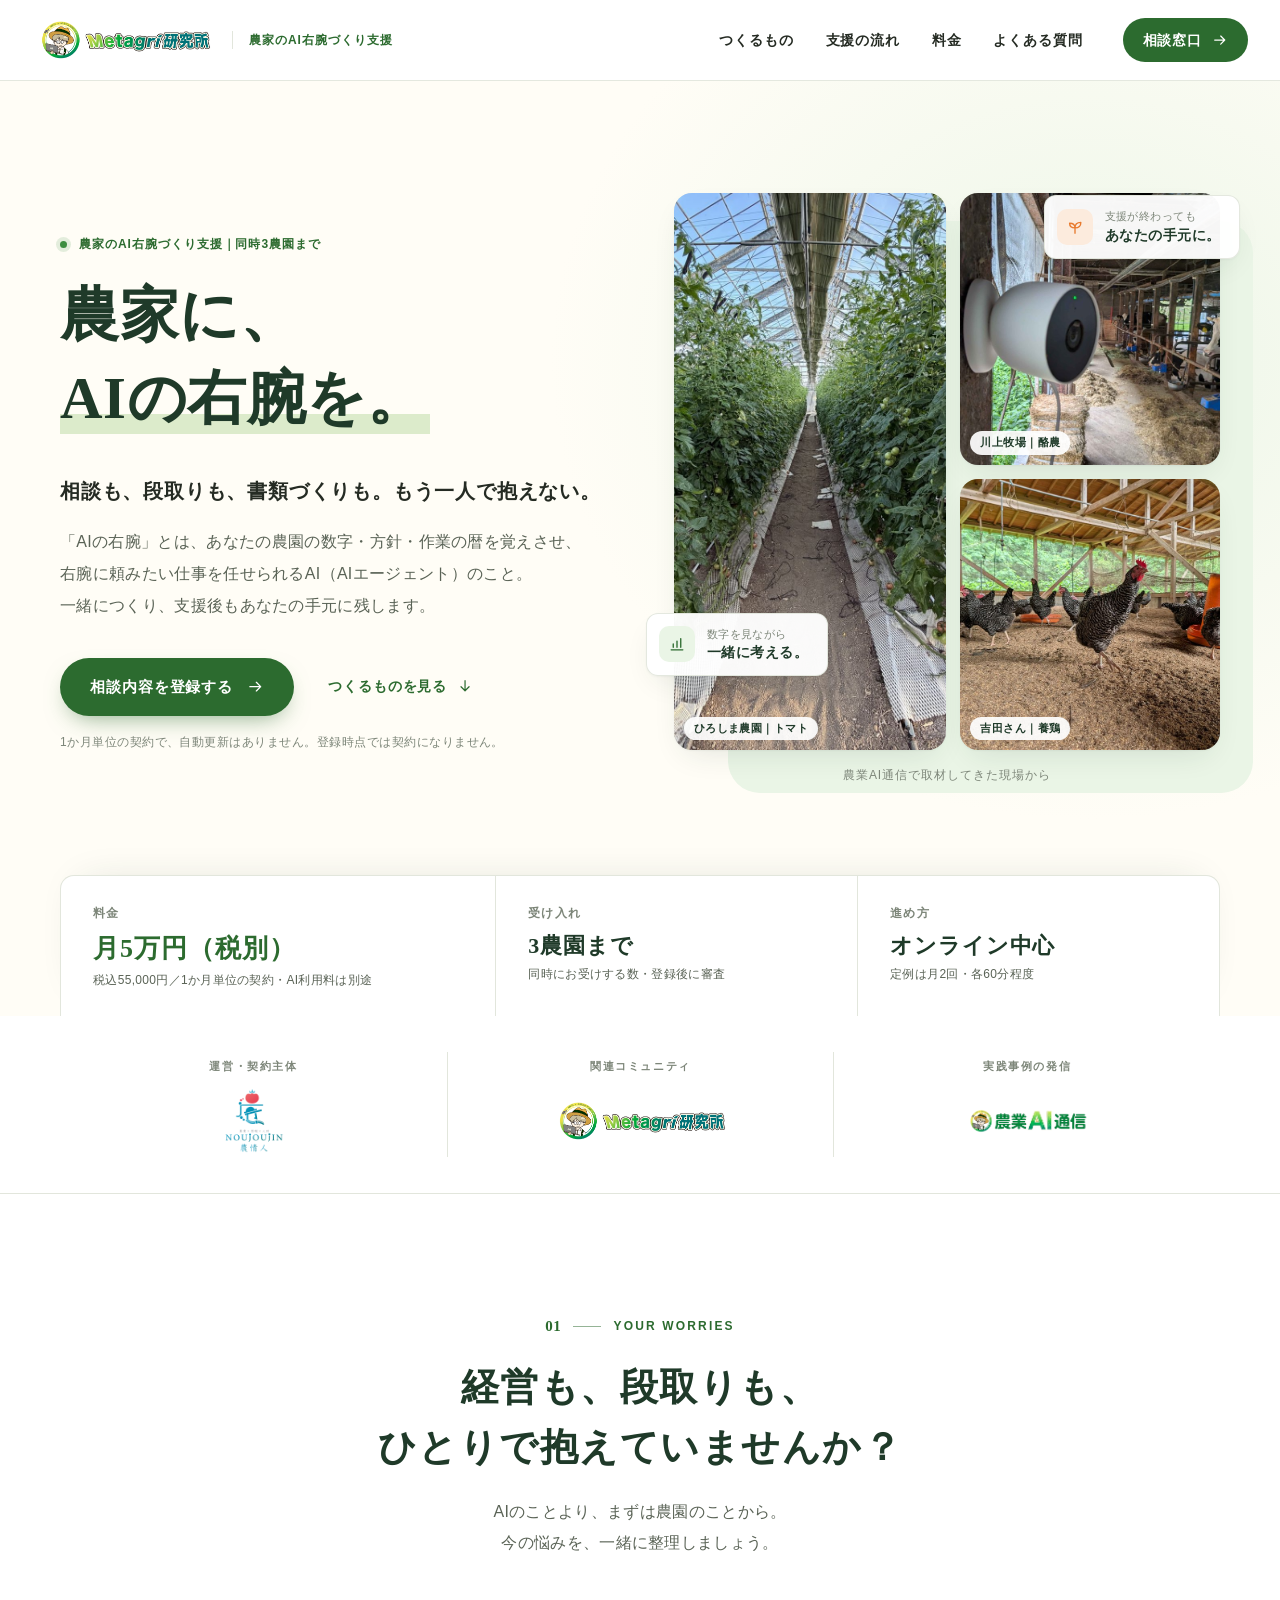
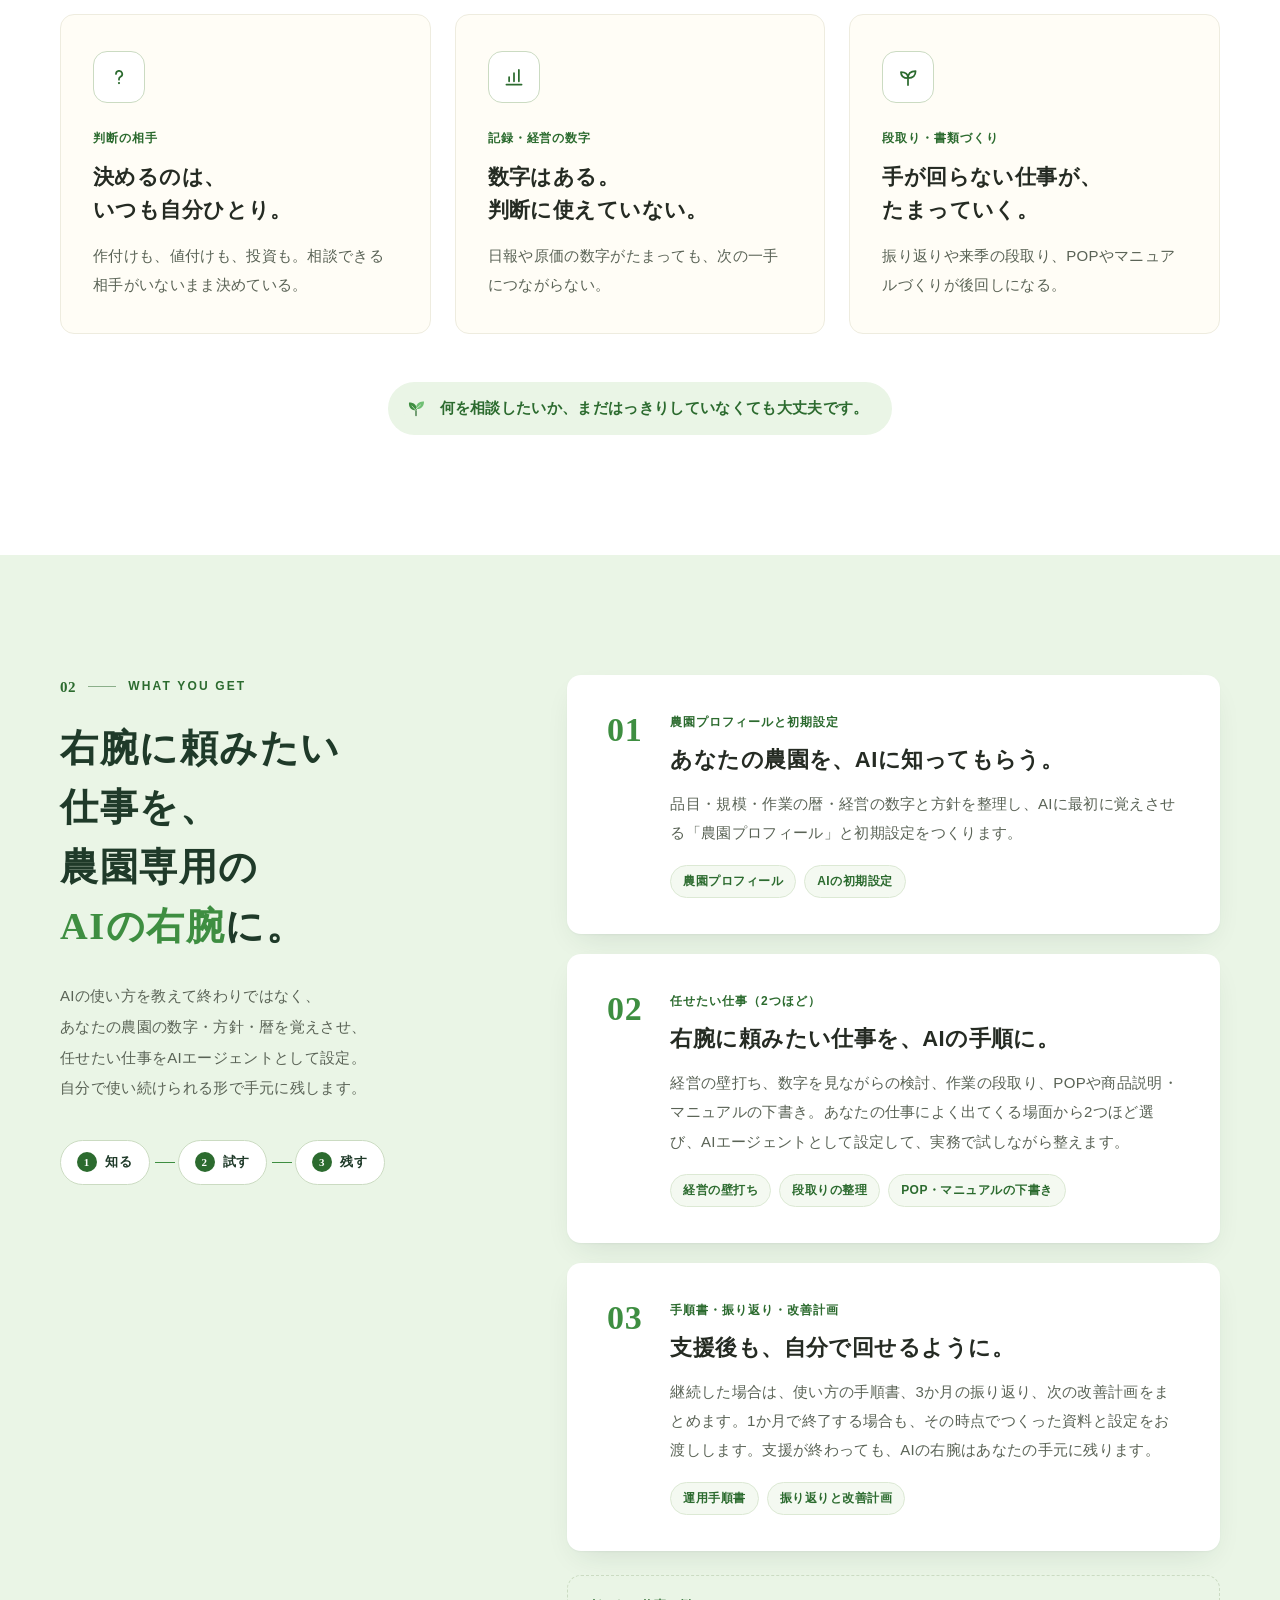
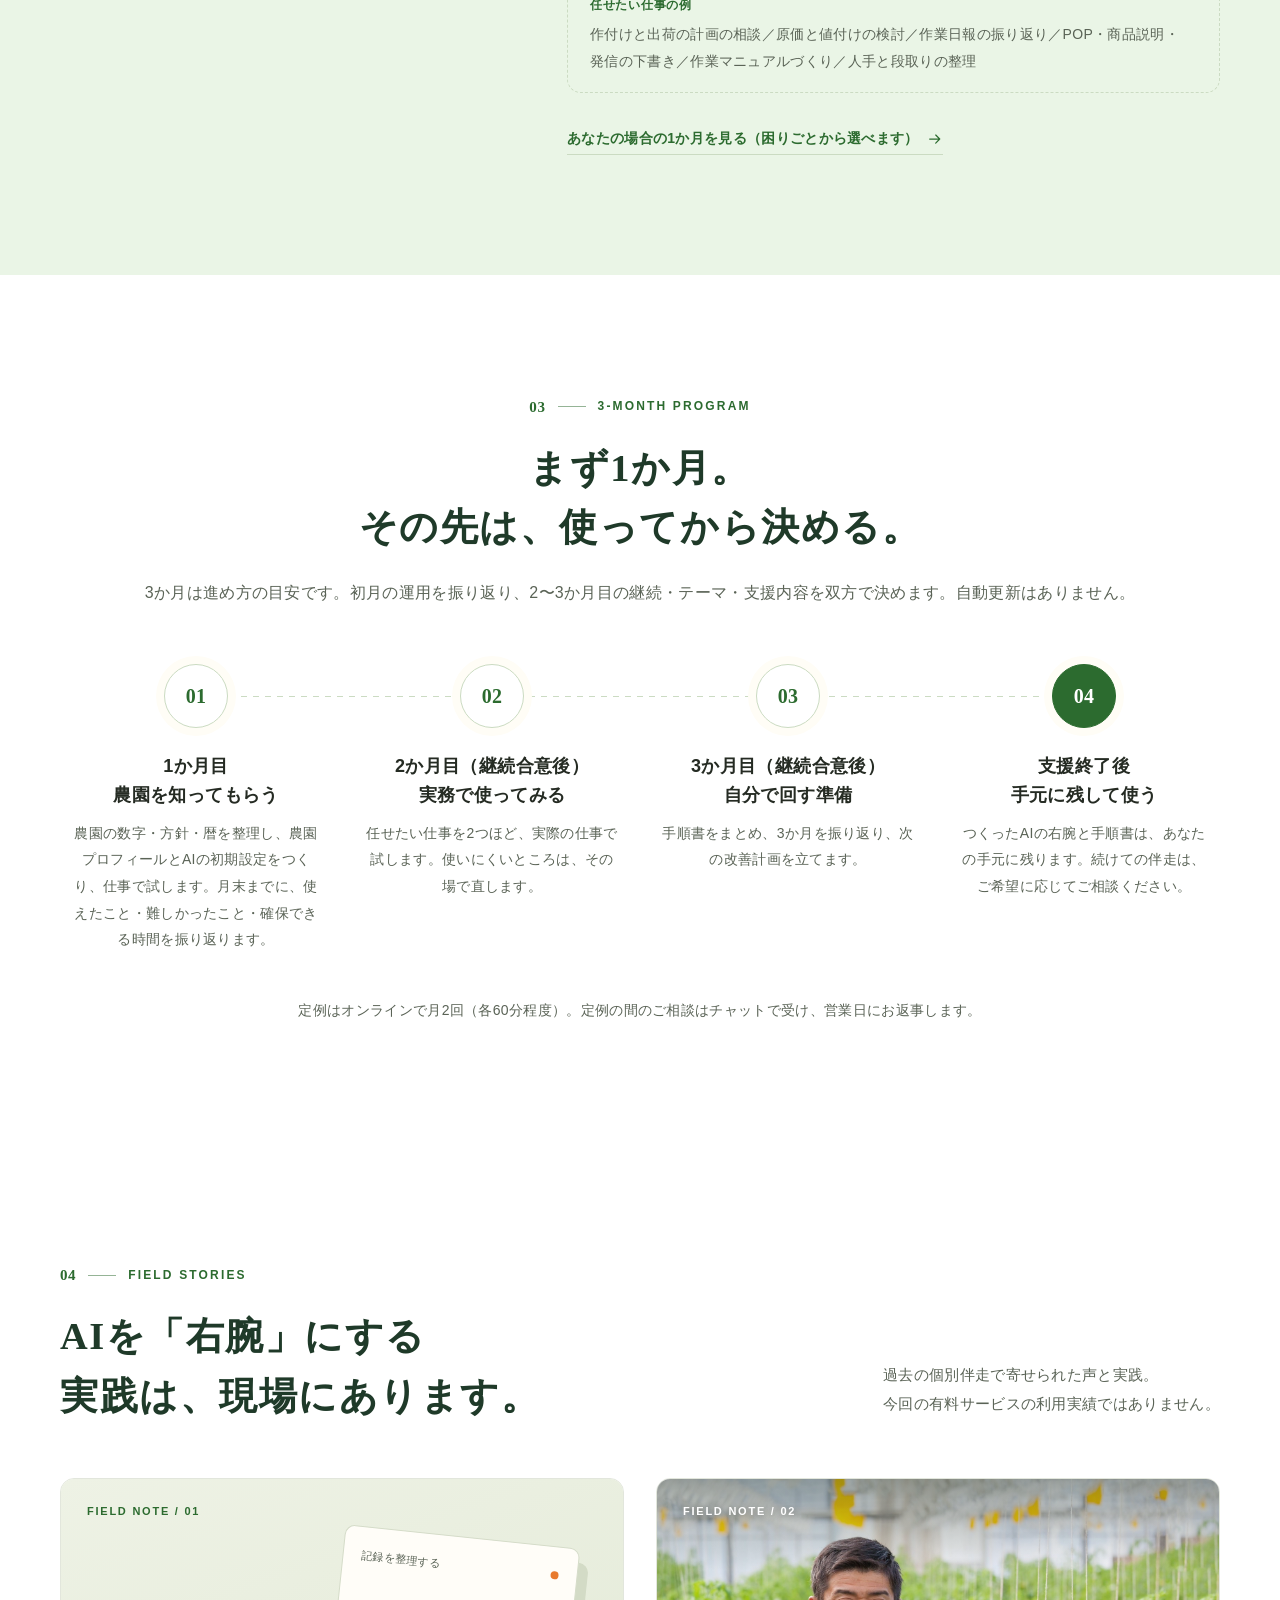
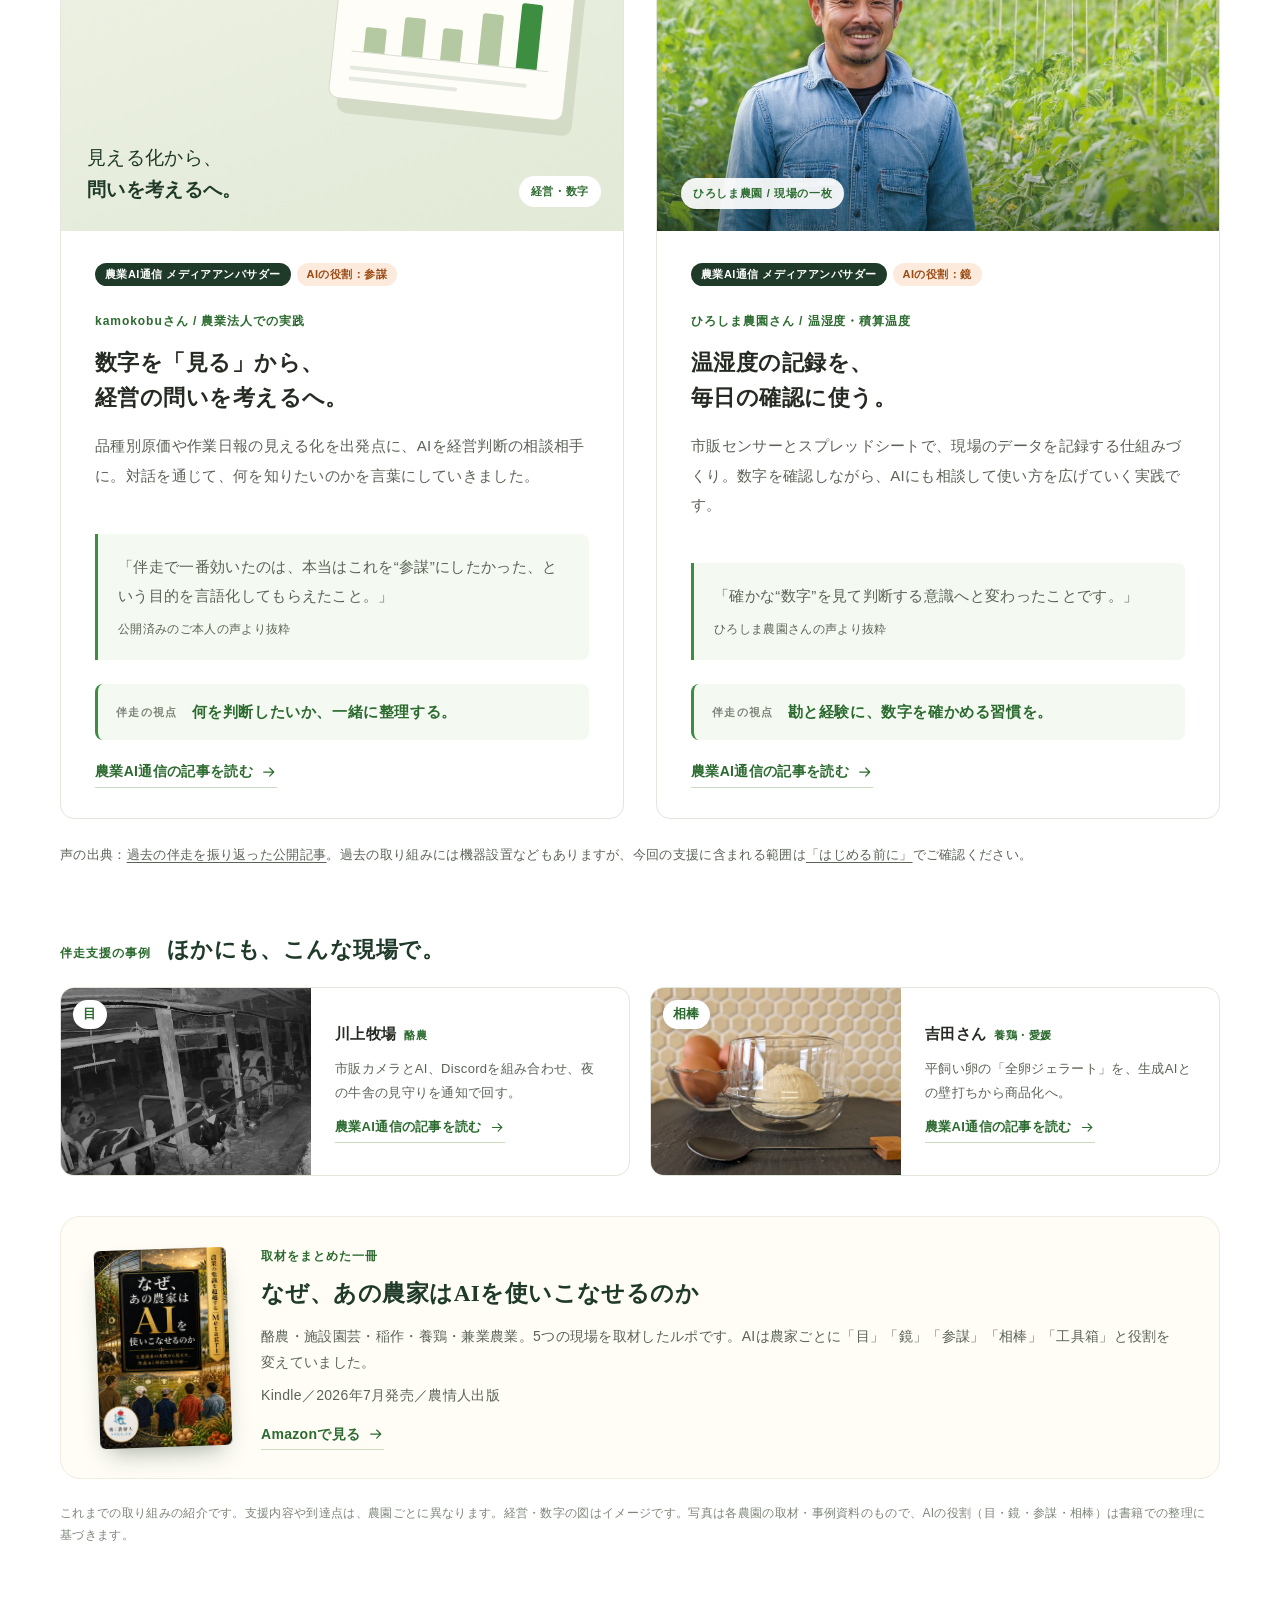
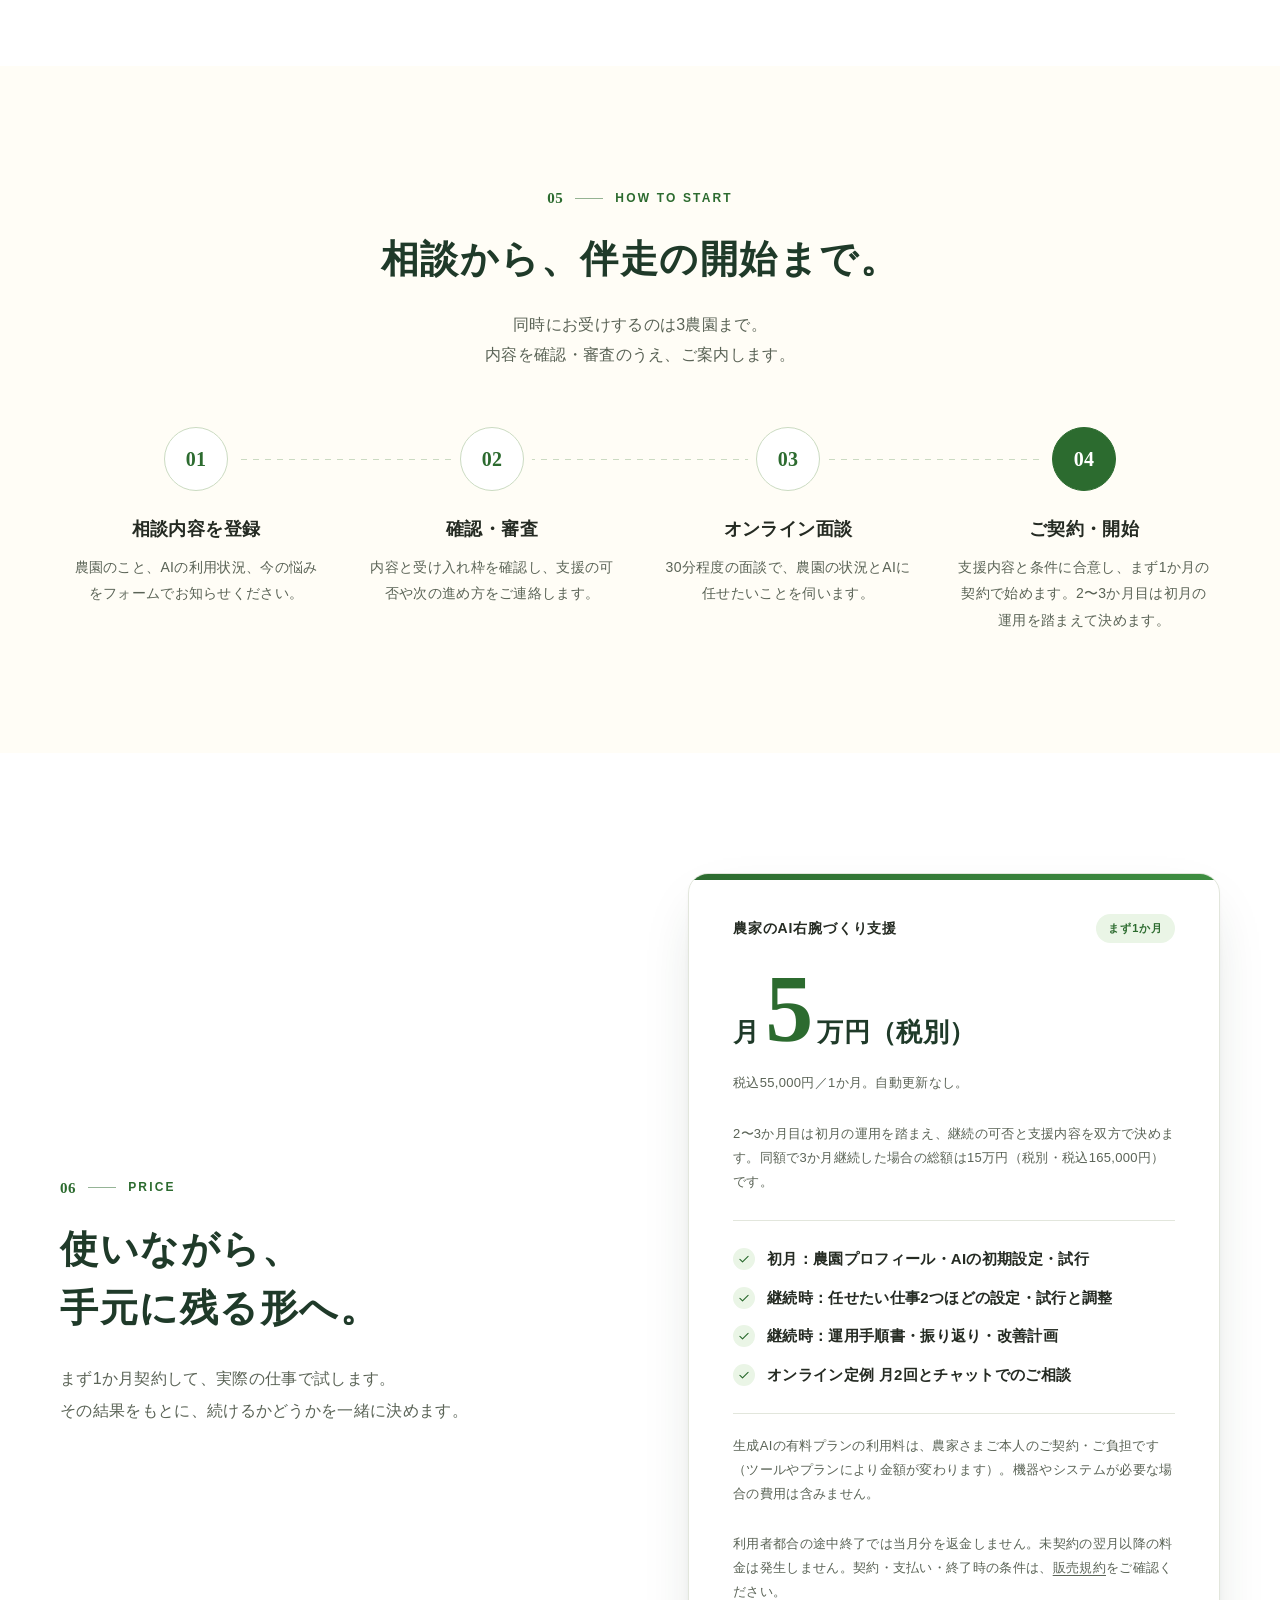
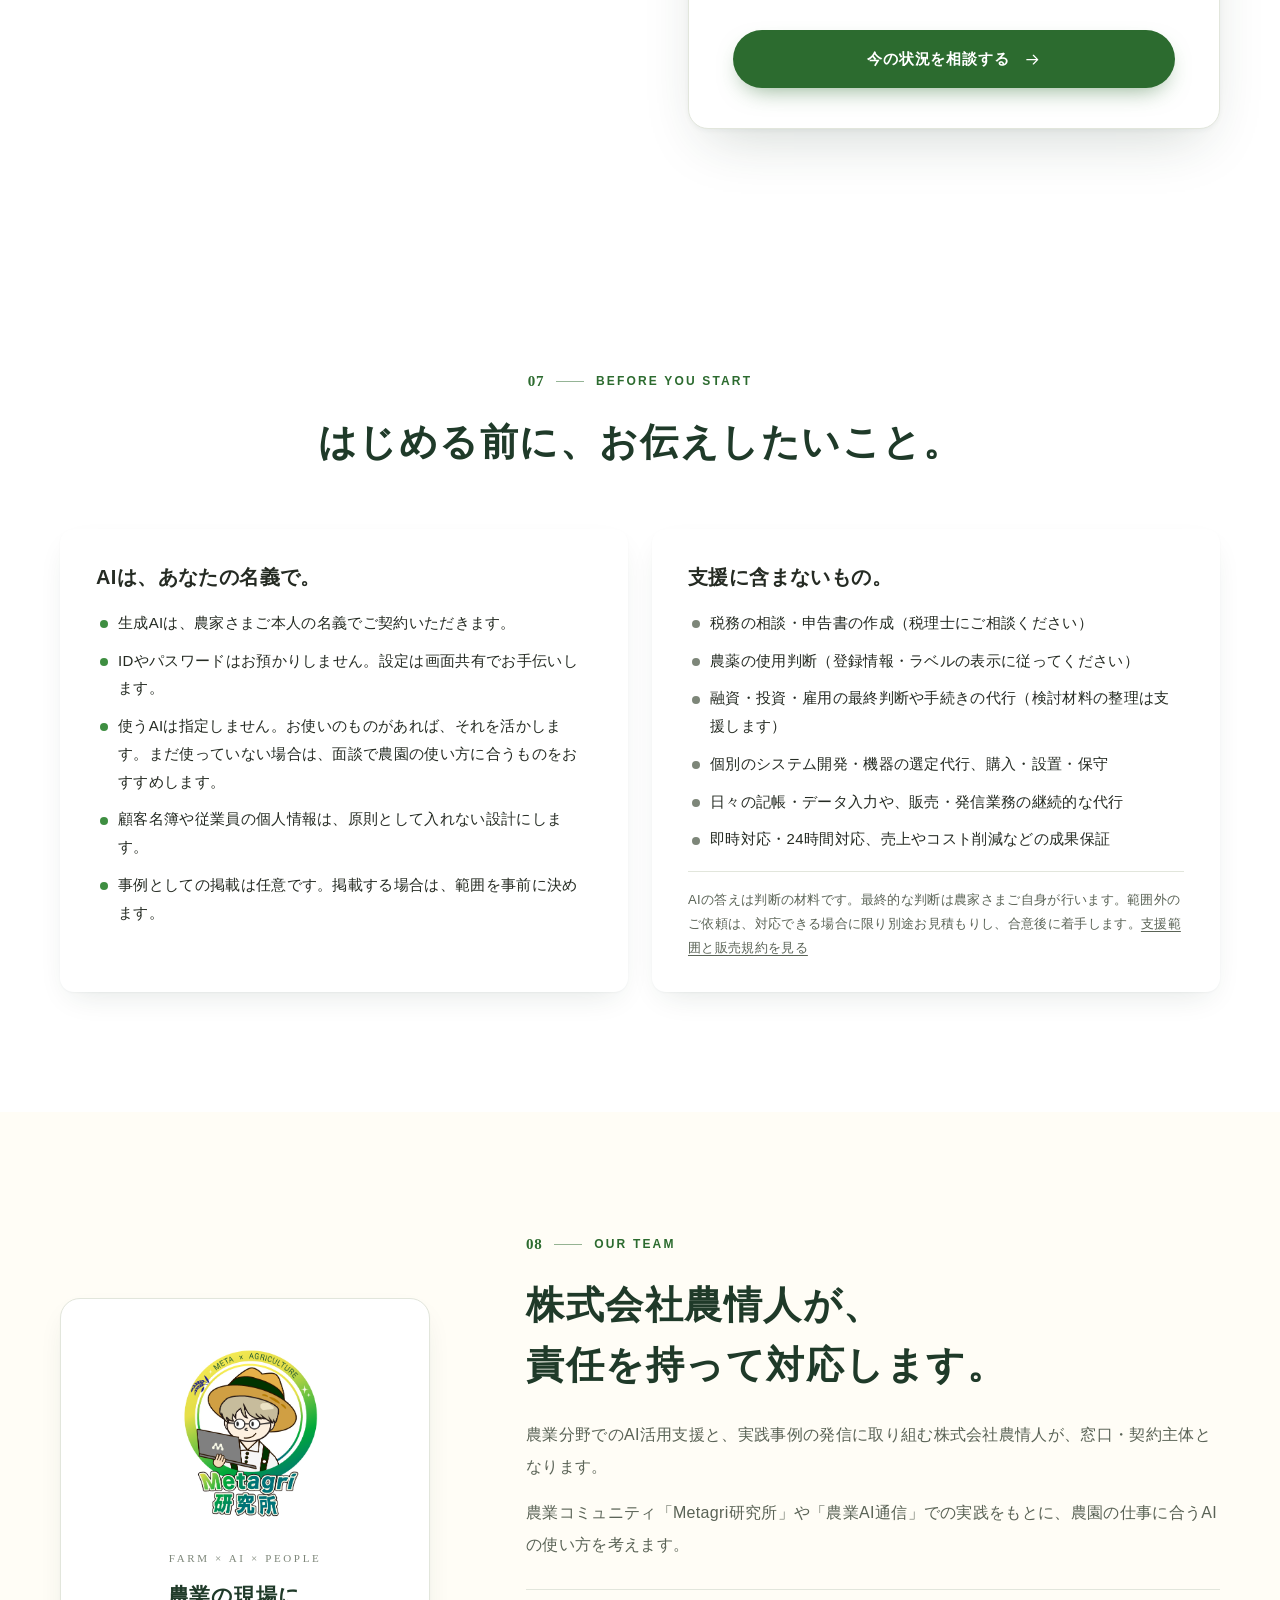
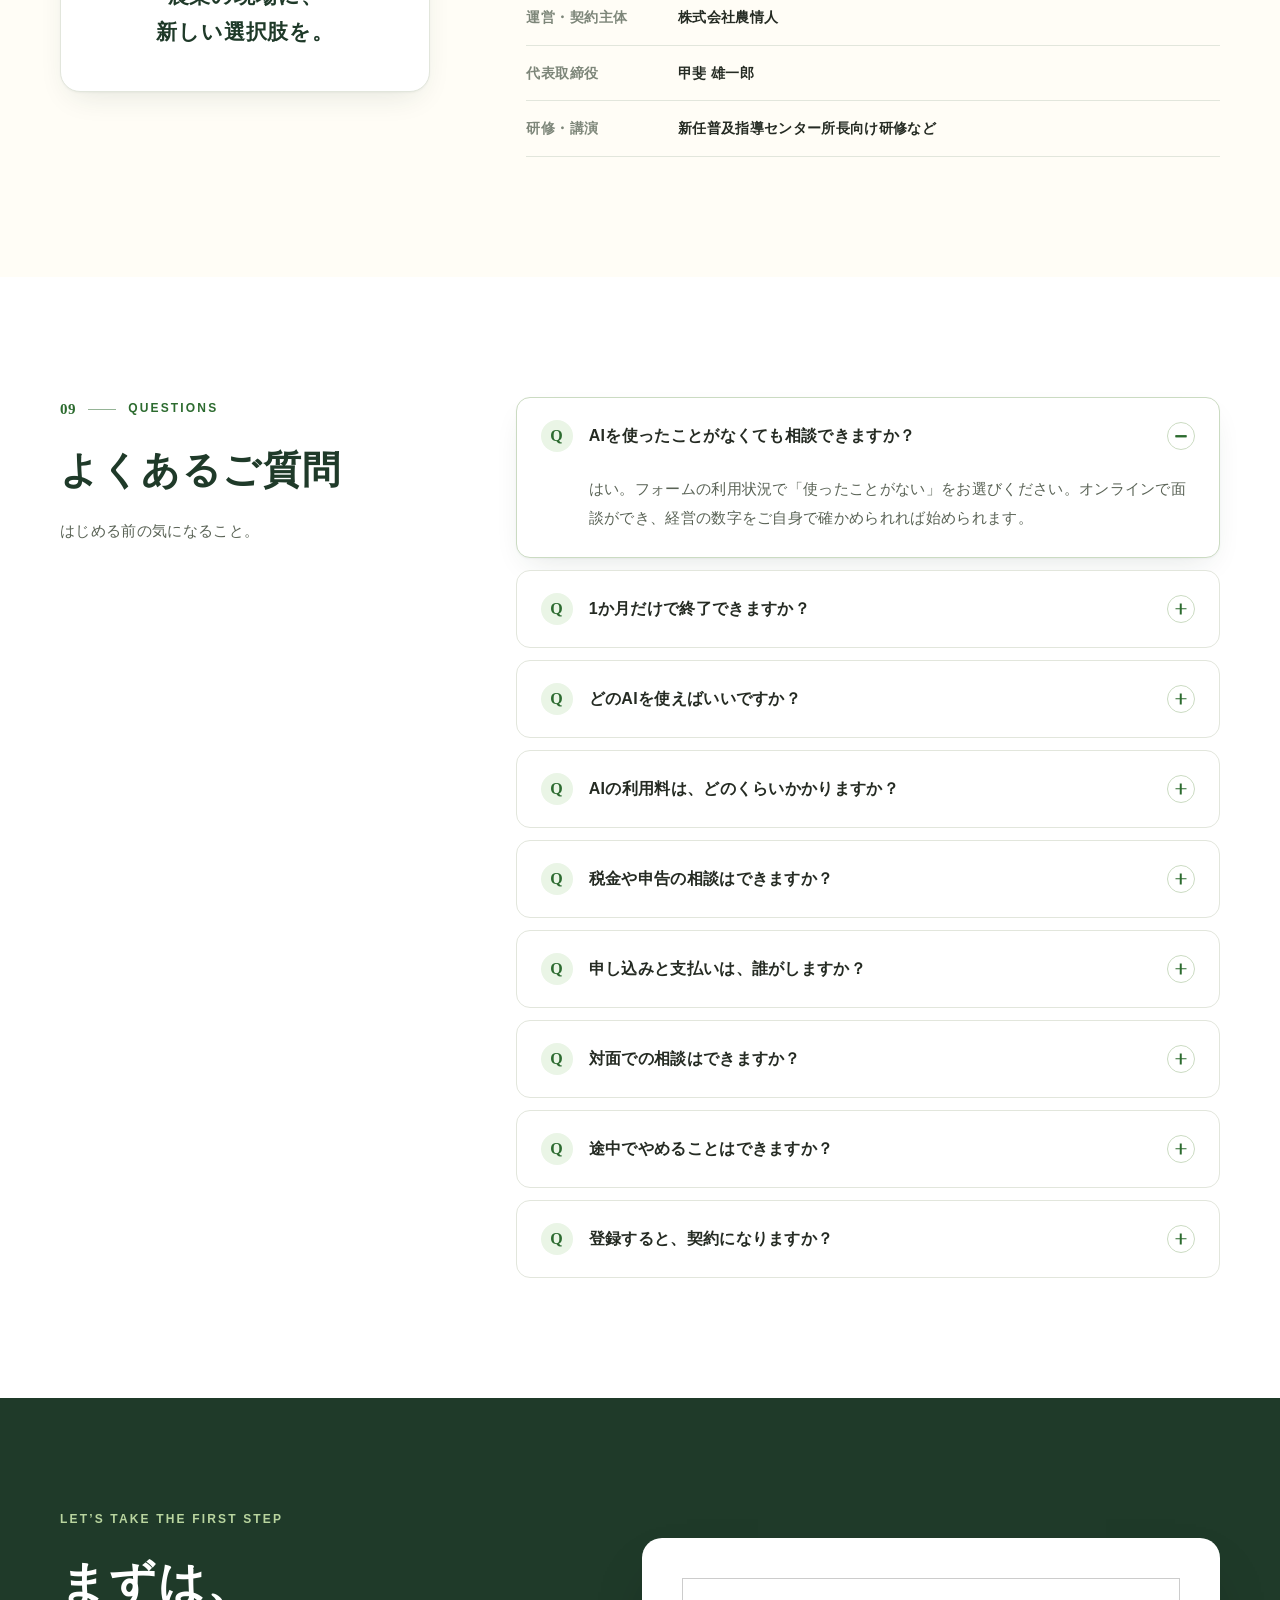
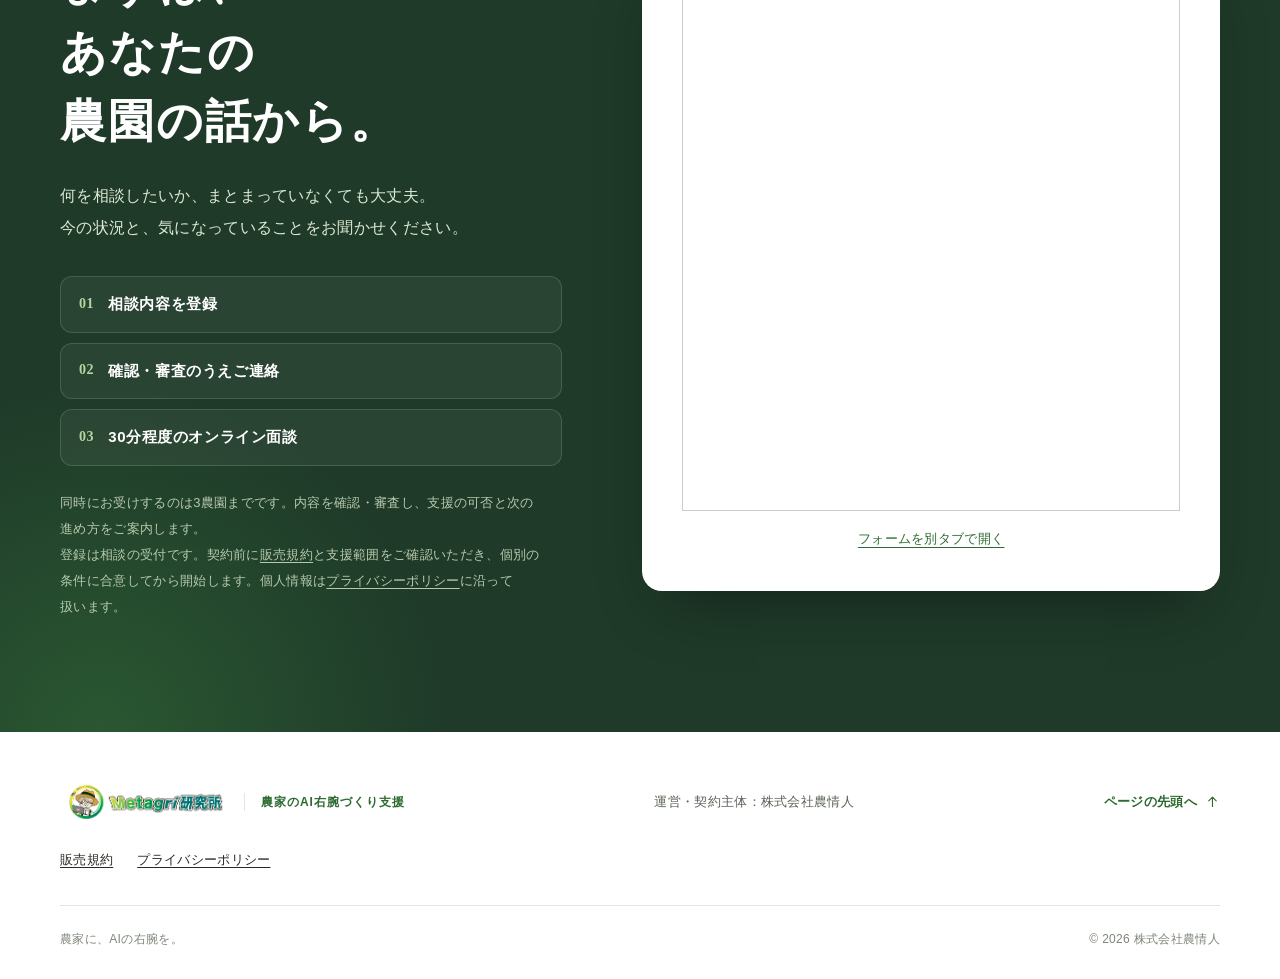
<file: index.html>
<!doctype html>
<html lang="ja">
<head>
  <meta charset="utf-8">
  <meta name="viewport" content="width=device-width, initial-scale=1">
  <meta name="description" content="農家のAI右腕づくり支援。農園のことを知るAIエージェントを一緒につくり、右腕に頼みたい仕事をAIで仕組みにします。同時に3農園まで・審査制。月5万円（税別・税込55,000円）・1か月単位の契約。">
  <meta name="theme-color" content="#1F3A29">
  <title>農家のAI右腕づくり支援｜株式会社農情人・Metagri研究所</title>
  <link rel="canonical" href="https://ai-support.metagri-labo.com/">
  <meta property="og:type" content="website">
  <meta property="og:locale" content="ja_JP">
  <meta property="og:url" content="https://ai-support.metagri-labo.com/">
  <meta property="og:title" content="農家のAI右腕づくり支援｜株式会社農情人・Metagri研究所">
  <meta property="og:description" content="農家のAI右腕づくり支援。農園のことを知るAIエージェントを一緒につくり、右腕に頼みたい仕事をAIで仕組みにします。同時に3農園まで・審査制。月5万円（税別・税込55,000円）・1か月単位の契約。">
  <link rel="icon" type="image/jpeg" href="assets/metagri-official.jpg">
  <link rel="stylesheet" href="style.css">
</head>
<body>
<!-- アイコン（同じ線幅・同じ角で統一。外部読み込みなし） -->
<svg class="icon-sprite" aria-hidden="true" focusable="false">
  <symbol id="i-arrow" viewBox="0 0 24 24"><path d="M4 12h15m-6-6 6 6-6 6" fill="none" stroke="currentColor" stroke-width="1.8" stroke-linecap="round" stroke-linejoin="round"/></symbol>
  <symbol id="i-down" viewBox="0 0 24 24"><path d="M12 4v15m-6-6 6 6 6-6" fill="none" stroke="currentColor" stroke-width="1.8" stroke-linecap="round" stroke-linejoin="round"/></symbol>
  <symbol id="i-up" viewBox="0 0 24 24"><path d="M12 20V5m-6 6 6-6 6 6" fill="none" stroke="currentColor" stroke-width="1.8" stroke-linecap="round" stroke-linejoin="round"/></symbol>
  <symbol id="i-check" viewBox="0 0 24 24"><path d="m5 12.5 4.5 4.5L19 7.5" fill="none" stroke="currentColor" stroke-width="2" stroke-linecap="round" stroke-linejoin="round"/></symbol>
  <symbol id="i-question" viewBox="0 0 24 24"><path d="M9.2 9.2a2.9 2.9 0 1 1 4.2 2.6c-.9.5-1.4 1.1-1.4 2.1v.6" fill="none" stroke="currentColor" stroke-width="1.6" stroke-linecap="round"/><circle cx="12" cy="17.6" r="1" fill="currentColor"/></symbol>
  <symbol id="i-chart" viewBox="0 0 24 24"><path d="M5 19h14M7.5 16v-4m4.5 4V8.5m4.5 7.5V5.5" fill="none" stroke="currentColor" stroke-width="1.6" stroke-linecap="round"/></symbol>
  <symbol id="i-pen" viewBox="0 0 24 24"><path d="m14.5 5.5 4 4M5 19l1-4.5L15.8 4.7a1.5 1.5 0 0 1 2.1 0l1.4 1.4a1.5 1.5 0 0 1 0 2.1L9.5 18 5 19Z" fill="none" stroke="currentColor" stroke-width="1.6" stroke-linejoin="round"/></symbol>
  <symbol id="i-sprout" viewBox="0 0 24 24"><path d="M12 20v-7m0 0c0-4 2.6-6.5 7-6.5 0 4.2-2.8 6.5-7 6.5Zm0 0C12 9.6 9.8 7.5 5.5 7.5c0 3.6 2.4 5.5 6.5 5.5Z" fill="none" stroke="currentColor" stroke-width="1.6" stroke-linejoin="round"/></symbol>
</svg>


<a class="skip" href="#main">本文へ移動</a>
<header class="site-header">
  <div class="header-inner">
    <a class="brand official-brand" href="#top" aria-label="農家のAI右腕づくり支援 トップへ"><img src="assets/metagri-logo-horizontal.jpg" width="1437" height="382" alt="Metagri研究所"><span class="brand-sub"><span class="brand-sub-lead">農家の</span>AI右腕<br class="sp-only">づくり支援</span></a>
    <nav aria-label="メインナビゲーション"><a href="#support">つくるもの</a><a href="#program">支援の流れ</a><a href="#price">料金</a><a href="#faq">よくある質問</a></nav>
    <a class="header-cta" href="#consultation">相談窓口<svg class="icon" aria-hidden="true"><use href="#i-arrow"/></svg></a>
  </div>
</header>

<main id="main">
  <section class="hero" id="top" aria-labelledby="hero-title">
    <div class="container hero-grid">
      <div class="hero-copy">
        <p class="eyebrow eyebrow-plain"><span class="seed-dot"></span>農家のAI右腕づくり支援｜同時3農園まで</p>
        <h1 id="hero-title"><span class="nw">農家に、</span><br><span class="nw mark">AIの右腕を。</span></h1>
        <p class="hero-lead"><span class="nw">相談も、段取りも、書類づくりも。</span><span class="nw">もう一人で抱えない。</span></p>
        <p class="hero-description"><span class="nw">「AIの右腕」とは、</span><span class="nw">あなたの農園の数字・方針・</span><span class="nw">作業の暦を覚えさせ、</span><span class="nw">右腕に頼みたい仕事を任せられるAI</span><span class="nw">（AIエージェント）のこと。</span><br class="desktop-break"><span class="nw">一緒につくり、</span><span class="nw">支援後もあなたの手元に残します。</span></p>
        <div class="hero-actions">
          <a class="button" href="#consultation">相談内容を登録する<svg class="icon" aria-hidden="true"><use href="#i-arrow"/></svg></a>
          <a class="button-ghost" href="#support">つくるものを見る<svg class="icon" aria-hidden="true"><use href="#i-down"/></svg></a>
        </div>
        <p class="hero-note">1か月単位の契約で、自動更新はありません。登録時点では契約になりません。</p>
      </div>
      <div class="hero-art">
        <div class="hero-photos">
          <figure class="hp hp-main"><img src="assets/field/hero-hiroshima-tomato.jpg" width="900" height="1200" alt="ひろしま農園のトマトハウスの通路"><figcaption>ひろしま農園｜トマト</figcaption></figure>
          <figure class="hp"><img src="assets/field/hero-kawakami-barn.jpg" width="900" height="675" alt="川上牧場の牛舎に取り付けた見守り用カメラ"><figcaption>川上牧場｜酪農</figcaption></figure>
          <figure class="hp"><img src="assets/field/hero-yoshida-hens.jpg" width="900" height="675" alt="吉田さんの平飼い鶏舎の鶏"><figcaption>吉田さん｜養鶏</figcaption></figure>
        </div>
        <p class="art-caption">農業AI通信で取材してきた現場から</p>
        <div class="floating-note note-one"><span class="note-icon" aria-hidden="true"><svg class="icon"><use href="#i-chart"/></svg></span><div><small>数字を見ながら</small><strong>一緒に考える。</strong></div></div>
        <div class="floating-note note-two"><span class="note-icon note-icon-warm" aria-hidden="true"><svg class="icon"><use href="#i-sprout"/></svg></span><div><small>支援が終わっても</small><strong>あなたの手元に。</strong></div></div>
      </div>
    </div>
    <div class="container">
      <dl class="hero-facts">
        <div class="fact fact-price"><dt>料金</dt><dd><strong>月5万円（税別）</strong><small>税込55,000円／1か月単位の契約・AI利用料は別途</small></dd></div>
        <div class="fact"><dt>受け入れ</dt><dd><strong>3農園まで</strong><small>同時にお受けする数・登録後に審査</small></dd></div>
        <div class="fact"><dt>進め方</dt><dd><strong>オンライン中心</strong><small>定例は月2回・各60分程度</small></dd></div>
      </dl>
    </div>
  </section>

  <section class="brand-family" aria-label="運営会社と関連する活動">
    <div class="container brand-family-grid">
      <div class="brand-family-item"><span>運営・契約主体</span><img class="company-logo" src="assets/noujoujin-official.png" width="586" height="590" alt="農情人"></div>
      <div class="brand-family-item"><span>関連コミュニティ</span><img class="community-logo" src="assets/metagri-logo-horizontal.jpg" width="1437" height="382" alt="Metagri研究所"></div>
      <div class="brand-family-item"><span>実践事例の発信</span><img class="media-logo" src="assets/agri-ai-logo.png" width="1235" height="365" alt="農業AI通信"></div>
    </div>
  </section>

  <section class="section intro" aria-labelledby="intro-title">
    <div class="container">
      <div class="section-heading center">
        <p class="eyebrow"><span class="eyebrow-no">01</span>YOUR WORRIES</p>
        <h2 id="intro-title"><span class="nw">経営も、段取りも、</span><br><span class="nw">ひとりで抱えていませんか？</span></h2>
        <p>AIのことより、まずは農園のことから。<br>今の悩みを、一緒に整理しましょう。</p>
      </div>
      <div class="concern-grid">
        <article class="concern"><div class="line-icon" aria-hidden="true"><svg class="icon"><use href="#i-question"/></svg></div><span class="mini-label">判断の相手</span><h3>決めるのは、<br>いつも自分ひとり。</h3><p>作付けも、値付けも、投資も。相談できる相手がいないまま決めている。</p></article>
        <article class="concern"><div class="line-icon" aria-hidden="true"><svg class="icon"><use href="#i-chart"/></svg></div><span class="mini-label">記録・経営の数字</span><h3>数字はある。<br>判断に使えていない。</h3><p>日報や原価の数字がたまっても、次の一手につながらない。</p></article>
        <article class="concern"><div class="line-icon" aria-hidden="true"><svg class="icon"><use href="#i-sprout"/></svg></div><span class="mini-label">段取り・書類づくり</span><h3>手が回らない仕事が、<br>たまっていく。</h3><p>振り返りや来季の段取り、POPやマニュアルづくりが後回しになる。</p></article>
      </div>
      <p class="intro-footer"><img src="assets/sprout.svg" width="28" height="28" alt=""><span><span class="nw">何を相談したいか、</span><span class="nw">まだはっきりしていなくても</span><span class="nw">大丈夫です。</span></span></p>
    </div>
  </section>

  <section class="section support-section" id="support" aria-labelledby="support-title">
    <div class="container support-layout">
      <div class="support-heading">
        <p class="eyebrow"><span class="eyebrow-no">02</span>WHAT YOU GET</p>
        <h2 id="support-title"><span class="nw">右腕に頼みたい仕事を、</span><br><span class="nw">農園専用の</span><br><span class="nw"><em>AIの右腕</em>に。</span></h2>
        <p>AIの使い方を教えて終わりではなく、<br>あなたの農園の数字・方針・暦を覚えさせ、<br>任せたい仕事をAIエージェントとして設定。<br>自分で使い続けられる形で手元に残します。</p>
        <ol class="support-cycle" aria-label="支援の進め方"><li>知る</li><li>試す</li><li>残す</li></ol>
      </div>
      <div class="support-list">
        <article class="support-item"><span class="service-number">01</span><div><p class="mini-label">農園プロフィールと初期設定</p><h3>あなたの農園を、AIに知ってもらう。</h3><p>品目・規模・作業の暦・経営の数字と方針を整理し、AIに最初に覚えさせる「農園プロフィール」と初期設定をつくります。</p><div class="tags"><span>農園プロフィール</span><span>AIの初期設定</span></div></div></article>
        <article class="support-item"><span class="service-number">02</span><div><p class="mini-label">任せたい仕事（2つほど）</p><h3>右腕に頼みたい仕事を、AIの手順に。</h3><p>経営の壁打ち、数字を見ながらの検討、作業の段取り、POPや商品説明・マニュアルの下書き。あなたの仕事によく出てくる場面から2つほど選び、AIエージェントとして設定して、実務で試しながら整えます。</p><div class="tags"><span>経営の壁打ち</span><span>段取りの整理</span><span>POP・マニュアルの下書き</span></div></div></article>
        <article class="support-item"><span class="service-number">03</span><div><p class="mini-label">手順書・振り返り・改善計画</p><h3>支援後も、自分で回せるように。</h3><p>継続した場合は、使い方の手順書、3か月の振り返り、次の改善計画をまとめます。1か月で終了する場合も、その時点でつくった資料と設定をお渡しします。支援が終わっても、AIの右腕はあなたの手元に残ります。</p><div class="tags"><span>運用手順書</span><span>振り返りと改善計画</span></div></div></article>
        <p class="support-note"><b>任せたい仕事の例</b>作付けと出荷の計画の相談／原価と値付けの検討／作業日報の振り返り／POP・商品説明・発信の下書き／作業マニュアルづくり／人手と段取りの整理</p>
        <p class="support-more"><a class="text-arrow" href="your-month.html">あなたの場合の1か月を見る（困りごとから選べます）<svg class="icon" aria-hidden="true"><use href="#i-arrow"/></svg></a></p>
      </div>
    </div>
  </section>

  <section class="section process-section program-section" id="program" aria-labelledby="program-title">
    <div class="container">
      <div class="section-heading center">
        <p class="eyebrow"><span class="eyebrow-no">03</span>3-MONTH PROGRAM</p>
        <h2 id="program-title"><span class="nw">まず1か月。</span><br><span class="nw">その先は、使ってから決める。</span></h2>
        <p>3か月は進め方の目安です。初月の運用を振り返り、2〜3か月目の継続・テーマ・支援内容を双方で決めます。自動更新はありません。</p>
      </div>
      <ol class="steps">
        <li><span class="step-no">01</span><h3>1か月目<br>農園を知ってもらう</h3><p>農園の数字・方針・暦を整理し、農園プロフィールとAIの初期設定をつくり、仕事で試します。月末までに、使えたこと・難しかったこと・確保できる時間を振り返ります。</p></li>
        <li><span class="step-no">02</span><h3>2か月目（継続合意後）<br>実務で使ってみる</h3><p>任せたい仕事を2つほど、実際の仕事で試します。使いにくいところは、その場で直します。</p></li>
        <li><span class="step-no">03</span><h3>3か月目（継続合意後）<br>自分で回す準備</h3><p>手順書をまとめ、3か月を振り返り、次の改善計画を立てます。</p></li>
        <li><span class="step-no">04</span><h3>支援終了後<br>手元に残して使う</h3><p>つくったAIの右腕と手順書は、あなたの手元に残ります。続けての伴走は、ご希望に応じてご相談ください。</p></li>
      </ol>
      <p class="program-note">定例はオンラインで月2回（各60分程度）。定例の間のご相談はチャットで受け、営業日にお返事します。</p>
    </div>
  </section>

  <section class="section stories-section" id="stories" aria-labelledby="stories-title">
    <div class="container">
      <div class="heading-row">
        <div><p class="eyebrow"><span class="eyebrow-no">04</span>FIELD STORIES</p><h2 id="stories-title"><span class="nw">AIを「右腕」にする</span><br><span class="nw">実践は、現場にあります。</span></h2></div>
        <p>過去の個別伴走で寄せられた声と実践。<br>今回の有料サービスの利用実績ではありません。</p>
      </div>
      <div class="story-grid">
        <article class="story-card">
          <div class="story-visual visual-business" aria-hidden="true"><span class="visual-index">FIELD NOTE / 01</span><div class="business-sheet"><div class="sheet-top"><span>記録を整理する</span><i></i></div><div class="sheet-chart"><b></b><b></b><b></b><b></b><b></b></div><div class="sheet-lines"><i></i><i></i></div></div><div class="visual-caption">見える化から、<br><strong>問いを考えるへ。</strong></div><span class="visual-label">経営・数字</span></div>
          <div class="story-body"><p class="story-badges"><span class="badge-amb">農業AI通信 メディアアンバサダー</span><span class="badge-role">AIの役割：参謀</span></p><p class="mini-label">kamokobuさん / 農業法人での実践</p><h3>数字を「見る」から、<br>経営の問いを考えるへ。</h3><p>品種別原価や作業日報の見える化を出発点に、AIを経営判断の相談相手に。対話を通じて、何を知りたいのかを言葉にしていきました。</p><p class="story-voice">「伴走で一番効いたのは、本当はこれを“参謀”にしたかった、という目的を言語化してもらえたこと。」<span>公開済みのご本人の声より抜粋</span></p><p class="story-takeaway"><span>伴走の視点</span><b>何を判断したいか、一緒に整理する。</b></p><a class="text-arrow story-link" href="https://metagri-labo.com/ai-guide/ambassador-kamokobu-vol1/" target="_blank" rel="noopener noreferrer" aria-label="kamokobuさんの経営データ活用の記事を読む（農業AI通信・新しいタブで開きます）">農業AI通信の記事を読む<svg class="icon" aria-hidden="true"><use href="#i-arrow"/></svg></a></div>
        </article>
        <article class="story-card">
          <div class="story-visual visual-photo"><img src="assets/hiroshima-farm-portrait.jpg" width="1618" height="1012" alt="ひろしま農園の事例資料にある、トマトのハウス内で撮影された写真"><span class="visual-index visual-index-light">FIELD NOTE / 02</span><span class="photo-label">ひろしま農園 / 現場の一枚</span></div>
          <div class="story-body"><p class="story-badges"><span class="badge-amb">農業AI通信 メディアアンバサダー</span><span class="badge-role">AIの役割：鏡</span></p><p class="mini-label">ひろしま農園さん / 温湿度・積算温度</p><h3>温湿度の記録を、<br>毎日の確認に使う。</h3><p>市販センサーとスプレッドシートで、現場のデータを記録する仕組みづくり。数字を確認しながら、AIにも相談して使い方を広げていく実践です。</p><p class="story-voice">「確かな“数字”を見て判断する意識へと変わったことです。」<span>ひろしま農園さんの声より抜粋</span></p><p class="story-takeaway"><span>伴走の視点</span><b>勘と経験に、数字を確かめる習慣を。</b></p><a class="text-arrow story-link" href="https://metagri-labo.com/ai-guide/hiroshima-tomato-vol4/" target="_blank" rel="noopener noreferrer" aria-label="ひろしま農園さんの記事「スプレッドシートに刻まれた最初のデータ」を読む（農業AI通信・新しいタブで開きます）">農業AI通信の記事を読む<svg class="icon" aria-hidden="true"><use href="#i-arrow"/></svg></a></div>
        </article>
      </div>
      <p class="section-footnote voice-source">声の出典：<a href="https://note.com/noujoujin/n/n6a2ea37c250a" target="_blank" rel="noopener noreferrer">過去の伴走を振り返った公開記事</a>。過去の取り組みには機器設置などもありますが、今回の支援に含まれる範囲は<a href="#terms">「はじめる前に」</a>でご確認ください。</p>
      <div class="cases">
        <div class="cases-head"><p class="mini-label">伴走支援の事例</p><h3>ほかにも、こんな現場で。</h3></div>
        <div class="case-grid case-grid-2">
          <article class="case-card"><div class="case-photo"><img src="assets/field/case-kawakami-night.jpg" width="800" height="600" alt="川上牧場の見守りカメラが夜間に映した牛舎" loading="lazy"><span class="case-role">目</span></div><div class="case-body"><p class="case-name">川上牧場<span>酪農</span></p><p>市販カメラとAI、Discordを組み合わせ、夜の牛舎の見守りを通知で回す。</p><a class="text-arrow story-link" href="https://metagri-labo.com/ai-guide/kawakami-farm-monitoring-vol1/" target="_blank" rel="noopener noreferrer" aria-label="川上牧場の記事「市販カメラ×AIで小さく試す。牛舎AI見守りシステム実装」を読む（農業AI通信・新しいタブで開きます）">農業AI通信の記事を読む<svg class="icon" aria-hidden="true"><use href="#i-arrow"/></svg></a></div></article>
          <article class="case-card"><div class="case-photo"><img src="assets/field/case-yoshida-gelato.jpg" width="800" height="600" alt="卵と全卵ジェラート" loading="lazy"><span class="case-role">相棒</span></div><div class="case-body"><p class="case-name">吉田さん<span>養鶏・愛媛</span></p><p>平飼い卵の「全卵ジェラート」を、生成AIとの壁打ちから商品化へ。</p><a class="text-arrow story-link" href="https://metagri-labo.com/ai-guide/hirosuke-ai-interview-vol1/" target="_blank" rel="noopener noreferrer" aria-label="吉田さんの記事「なぜ全卵ジェラートは存在しないのか？」を読む（農業AI通信・新しいタブで開きます）">農業AI通信の記事を読む<svg class="icon" aria-hidden="true"><use href="#i-arrow"/></svg></a></div></article>
        </div>
      </div>
      <aside class="book-card" aria-label="取材をまとめた書籍">
        <img src="assets/field/book-cover.jpg" width="480" height="720" alt="書籍『なぜ、あの農家はAIを使いこなせるのか』の表紙" loading="lazy">
        <div class="book-body">
          <p class="mini-label">取材をまとめた一冊</p>
          <h3>なぜ、あの農家はAIを<br class="sp-only">使いこなせるのか</h3>
          <p>酪農・施設園芸・稲作・養鶏・兼業農業。5つの現場を取材したルポです。AIは農家ごとに「目」「鏡」「参謀」「相棒」「工具箱」と役割を変えていました。</p>
          <p class="book-meta">Kindle／2026年7月発売／農情人出版</p>
          <a class="text-arrow" href="https://amzn.to/4yhJTSN" target="_blank" rel="noopener noreferrer">Amazonで見る<svg class="icon" aria-hidden="true"><use href="#i-arrow"/></svg></a>
        </div>
      </aside>
      <p class="section-footnote">これまでの取り組みの紹介です。支援内容や到達点は、農園ごとに異なります。経営・数字の図はイメージです。写真は各農園の取材・事例資料のもので、AIの役割（目・鏡・参謀・相棒）は書籍での整理に基づきます。</p>
    </div>
  </section>

  <section class="section process-section" id="process" aria-labelledby="process-title">
    <div class="container">
      <div class="section-heading center">
        <p class="eyebrow"><span class="eyebrow-no">05</span>HOW TO START</p>
        <h2 id="process-title"><span class="nw">相談から、</span><span class="nw">伴走の開始まで。</span></h2>
        <p>同時にお受けするのは3農園まで。<br>内容を確認・審査のうえ、ご案内します。</p>
      </div>
      <ol class="steps">
        <li><span class="step-no">01</span><h3>相談内容を登録</h3><p>農園のこと、AIの利用状況、今の悩みをフォームでお知らせください。</p></li>
        <li><span class="step-no">02</span><h3>確認・審査</h3><p>内容と受け入れ枠を確認し、支援の可否や次の進め方をご連絡します。</p></li>
        <li><span class="step-no">03</span><h3>オンライン面談</h3><p>30分程度の面談で、農園の状況とAIに任せたいことを伺います。</p></li>
        <li><span class="step-no">04</span><h3>ご契約・開始</h3><p>支援内容と条件に合意し、まず1か月の契約で始めます。2〜3か月目は初月の運用を踏まえて決めます。</p></li>
      </ol>
    </div>
  </section>

  <section class="section price-section" id="price" aria-labelledby="price-title">
    <div class="container price-layout">
      <div class="price-heading">
        <p class="eyebrow"><span class="eyebrow-no">06</span>PRICE</p>
        <h2 id="price-title"><span class="nw">使いながら、</span><br><span class="nw">手元に残る形へ。</span></h2>
        <p class="price-description">まず1か月契約して、実際の仕事で試します。<br>その結果をもとに、続けるかどうかを一緒に決めます。</p>
      </div>
      <div class="price-card">
        <div class="price-card-top"><span>農家のAI右腕づくり支援</span><span class="price-badge">まず1か月</span></div>
        <p class="price-value"><span>月</span><strong>5</strong><span>万円（税別）</span></p>
        <p class="price-caption">税込55,000円／1か月。自動更新なし。</p>
        <p class="price-small">2〜3か月目は初月の運用を踏まえ、継続の可否と支援内容を双方で決めます。同額で3か月継続した場合の総額は15万円（税別・税込165,000円）です。</p>
        <ul class="price-details">
          <li><svg class="icon" aria-hidden="true"><use href="#i-check"/></svg>初月：農園プロフィール・AIの初期設定・試行</li>
          <li><svg class="icon" aria-hidden="true"><use href="#i-check"/></svg>継続時：任せたい仕事2つほどの設定・試行と調整</li>
          <li><svg class="icon" aria-hidden="true"><use href="#i-check"/></svg>継続時：運用手順書・振り返り・改善計画</li>
          <li><svg class="icon" aria-hidden="true"><use href="#i-check"/></svg>オンライン定例 月2回とチャットでのご相談</li>
        </ul>
        <p class="price-small">生成AIの有料プランの利用料は、農家さまご本人のご契約・ご負担です（ツールやプランにより金額が変わります）。機器やシステムが必要な場合の費用は含みません。</p>
        <p class="price-small">利用者都合の途中終了では当月分を返金しません。未契約の翌月以降の料金は発生しません。契約・支払い・終了時の条件は、<a class="inline-link" href="terms.html">販売規約</a>をご確認ください。</p>
        <a class="button button-block" href="#consultation">今の状況を相談する<svg class="icon" aria-hidden="true"><use href="#i-arrow"/></svg></a>
      </div>
    </div>
  </section>

  <section class="section terms-section" id="terms" aria-labelledby="terms-title">
    <div class="container">
      <div class="section-heading center">
        <p class="eyebrow"><span class="eyebrow-no">07</span>BEFORE YOU START</p>
        <h2 id="terms-title"><span class="nw">はじめる前に、</span><span class="nw">お伝えしたいこと。</span></h2>
      </div>
      <div class="terms-grid">
        <article class="terms-card">
          <h3>AIは、あなたの名義で。</h3>
          <ul>
            <li>生成AIは、農家さまご本人の名義でご契約いただきます。</li>
            <li>IDやパスワードはお預かりしません。設定は画面共有でお手伝いします。</li>
            <li>使うAIは指定しません。お使いのものがあれば、それを活かします。まだ使っていない場合は、面談で農園の使い方に合うものをおすすめします。</li>
            <li>顧客名簿や従業員の個人情報は、原則として入れない設計にします。</li>
            <li>事例としての掲載は任意です。掲載する場合は、範囲を事前に決めます。</li>
          </ul>
        </article>
        <article class="terms-card terms-card-out">
          <h3>支援に含まないもの。</h3>
          <ul>
            <li>税務の相談・申告書の作成（税理士にご相談ください）</li>
            <li>農薬の使用判断（登録情報・ラベルの表示に従ってください）</li>
            <li>融資・投資・雇用の最終判断や手続きの代行（検討材料の整理は支援します）</li>
            <li>個別のシステム開発・機器の選定代行、購入・設置・保守</li>
            <li>日々の記帳・データ入力や、販売・発信業務の継続的な代行</li>
            <li>即時対応・24時間対応、売上やコスト削減などの成果保証</li>
          </ul>
          <p>AIの答えは判断の材料です。最終的な判断は農家さまご自身が行います。範囲外のご依頼は、対応できる場合に限り別途お見積もりし、合意後に着手します。<a class="inline-link" href="terms.html#scope">支援範囲と販売規約を見る</a></p>
        </article>
      </div>
    </div>
  </section>

  <section class="section about-section" aria-labelledby="about-title">
    <div class="container about-layout">
      <div class="about-mark official-about"><img src="assets/metagri-official.jpg" width="525" height="536" alt="Metagri研究所 公式ロゴ"><span>FARM × AI × PEOPLE</span><p>農業の現場に、<br>新しい選択肢を。</p></div>
      <div class="about-copy">
        <p class="eyebrow"><span class="eyebrow-no">08</span>OUR TEAM</p>
        <h2 id="about-title"><span class="nw">株式会社農情人が、</span><br><span class="nw">責任を持って対応します。</span></h2>
        <p>農業分野でのAI活用支援と、実践事例の発信に取り組む株式会社農情人が、窓口・契約主体となります。</p>
        <p>農業コミュニティ「Metagri研究所」や「農業AI通信」での実践をもとに、農園の仕事に合うAIの使い方を考えます。</p>
        <dl class="company-details"><div><dt>運営・契約主体</dt><dd>株式会社農情人</dd></div><div><dt>代表取締役</dt><dd>甲斐 雄一郎</dd></div><div><dt>研修・講演</dt><dd>新任普及指導センター所長向け研修など</dd></div></dl>
      </div>
    </div>
  </section>

  <section class="section faq-section" id="faq" aria-labelledby="faq-title">
    <div class="container faq-layout">
      <div class="faq-heading"><p class="eyebrow"><span class="eyebrow-no">09</span>QUESTIONS</p><h2 id="faq-title">よくあるご質問</h2><p>はじめる前の気になること。</p></div>
      <div class="faq-list">
        <details open><summary><span class="q">Q</span><span class="q-text">AIを使ったことがなくても相談できますか？</span><span class="toggle" aria-hidden="true"></span></summary><p>はい。フォームの利用状況で「使ったことがない」をお選びください。オンラインで面談ができ、経営の数字をご自身で確かめられれば始められます。</p></details>
        <details><summary><span class="q">Q</span><span class="q-text">1か月だけで終了できますか？</span><span class="toggle" aria-hidden="true"></span></summary><p>はい。最初の契約は1か月です。初月の運用を振り返り、2〜3か月目の継続と支援内容は双方で合意して決めます。自動更新はなく、合意がなければ終了します。その時点でつくった資料と設定はお手元に残ります。3か月を超える支援も別途ご相談ください。</p></details>
        <details><summary><span class="q">Q</span><span class="q-text">どのAIを使えばいいですか？</span><span class="toggle" aria-hidden="true"></span></summary><p>指定はありません。すでにお使いの生成AIがあれば、それで右腕をつくります。まだ決まっていない場合は、面談で農園の使い方や予算を伺い、合いそうなものをおすすめします（決めるのは農家さまご自身です）。</p></details>
        <details><summary><span class="q">Q</span><span class="q-text">AIの利用料は、どのくらいかかりますか？</span><span class="toggle" aria-hidden="true"></span></summary><p>お使いになる生成AIの有料プランの料金がかかります。ツールやプランによって変わるため、面談でお使いの状況を伺ってご案内します。</p></details>
        <details><summary><span class="q">Q</span><span class="q-text">税金や申告の相談はできますか？</span><span class="toggle" aria-hidden="true"></span></summary><p>税務の相談や申告書の作成は扱いません。税理士にご相談ください。</p></details>
        <details><summary><span class="q">Q</span><span class="q-text">申し込みと支払いは、誰がしますか？</span><span class="toggle" aria-hidden="true"></span></summary><p>原則として、支援を受ける農家さま（個人・農業法人）ご本人に、お申し込みとお支払いをお願いしています。</p></details>
        <details><summary><span class="q">Q</span><span class="q-text">対面での相談はできますか？</span><span class="toggle" aria-hidden="true"></span></summary><p>オンラインを中心とした支援を想定しています。対面をご希望の場合は相談内容にご記入ください。地域や内容を確認してご案内します。</p></details>
        <details><summary><span class="q">Q</span><span class="q-text">途中でやめることはできますか？</span><span class="toggle" aria-hidden="true"></span></summary><p>はい。info@noujoujin.com または合意した連絡用チャットでお知らせください。利用者都合で途中終了した場合、当月分は返金しません。未契約の翌月以降の料金は発生しません。当社都合で提供できない支援の精算など、詳しくは<a class="inline-link" href="terms.html#cancellation">販売規約</a>をご確認ください。</p></details>
        <details><summary><span class="q">Q</span><span class="q-text">登録すると、契約になりますか？</span><span class="toggle" aria-hidden="true"></span></summary><p>登録時点では契約になりません。内容を確認・審査し、支援内容と条件に合意してから契約します。</p></details>
      </div>
    </div>
  </section>

  <section class="consultation-section" id="consultation" aria-labelledby="consultation-title">
    <div class="container consultation-layout">
      <div class="consultation-copy">
        <p class="eyebrow">LET’S TAKE THE FIRST STEP</p>
        <h2 id="consultation-title"><span class="nw">まずは、</span><br><span class="nw">あなたの農園の話から。</span></h2>
        <p>何を相談したいか、まとまっていなくても大丈夫。<br>今の状況と、気になっていることをお聞かせください。</p>
        <ol class="next-list" aria-label="登録後の流れ">
          <li><b>01</b>相談内容を登録</li>
          <li><b>02</b>確認・審査のうえご連絡</li>
          <li><b>03</b>30分程度のオンライン面談</li>
        </ol>
        <p class="consultation-note">同時にお受けするのは3農園までです。内容を確認・審査し、支援の可否と次の進め方をご案内します。</p>
        <p class="consultation-note">登録は相談の受付です。契約前に<a class="inline-link" href="terms.html">販売規約</a>と支援範囲をご確認いただき、個別の条件に合意してから開始します。個人情報は<a class="inline-link" href="https://noujoujin.com/privacy-policy/" target="_blank" rel="noopener noreferrer">プライバシーポリシー</a>に沿って扱います。</p>
      </div>
      <!-- AIRTABLE SLOT: config.js の2つのURLを設定すると、ダミーからiframeへ切り替わります（JavaScriptが無効な環境ではこのダミーのまま）。 -->
      <div class="form-shell" id="airtable-slot"><div class="dummy-form" id="dummy-form"><div class="form-heading"><span class="mini-label">相談登録フォーム</span><span class="dummy-badge">読み込み中</span></div><h3>農園のこと、お聞かせください。</h3><p class="dummy-explanation">フォームを読み込めない場合は、JavaScriptを有効にしてページを再読み込みしてください。<br>この表示から個人情報の入力・送信はできません。</p><div class="dummy-fields" aria-hidden="true"><div class="dummy-row"><div><span>お名前</span><div class="dummy-input">例：農業 太郎</div></div><div><span>農園・法人名</span><div class="dummy-input">例：〇〇農園</div></div></div><div><span>メールアドレス</span><div class="dummy-input">連絡先のメールアドレス</div></div><div><span>相談したいこと</span><div class="dummy-options"><span>経営の判断</span><span>数字・原価</span><span>作付け・計画</span><span>まだ決まっていない</span></div></div><div><span>AIの利用状況</span><div class="dummy-input">今の状況に合う選択肢を選びます <b>⌄</b></div></div></div><button class="button dummy-button" type="button" disabled>フォームを読み込んでいます</button><p class="form-note">登録時点では契約になりません。</p></div></div>
    </div>
  </section>
</main>

<footer class="site-footer">
  <div class="container footer-main">
    <a class="brand official-brand" href="#top"><img src="assets/metagri-logo-horizontal.jpg" width="1437" height="382" alt="Metagri研究所"><span class="brand-sub">農家のAI右腕づくり支援</span></a>
    <p>運営・契約主体：株式会社農情人</p>
    <a href="#top" class="back-top">ページの先頭へ<svg class="icon" aria-hidden="true"><use href="#i-up"/></svg></a>
  </div>
  <div class="container footer-legal"><a href="terms.html">販売規約</a><a href="https://noujoujin.com/privacy-policy/" target="_blank" rel="noopener noreferrer">プライバシーポリシー</a></div>
  <div class="container footer-bottom"><span>農家に、AIの右腕を。</span><small>© 2026 株式会社農情人</small></div>
</footer>

<!-- スマートフォンの追従ボタン（JavaScriptが無効なら表示しません） -->
<div class="mobile-cta" id="mobile-cta" aria-hidden="true"><a class="button" href="#consultation" tabindex="-1">相談内容を登録する<svg class="icon" aria-hidden="true"><use href="#i-arrow"/></svg></a></div>

<script src="config.js"></script><script src="script.js"></script>
</body>
</html>
</file>
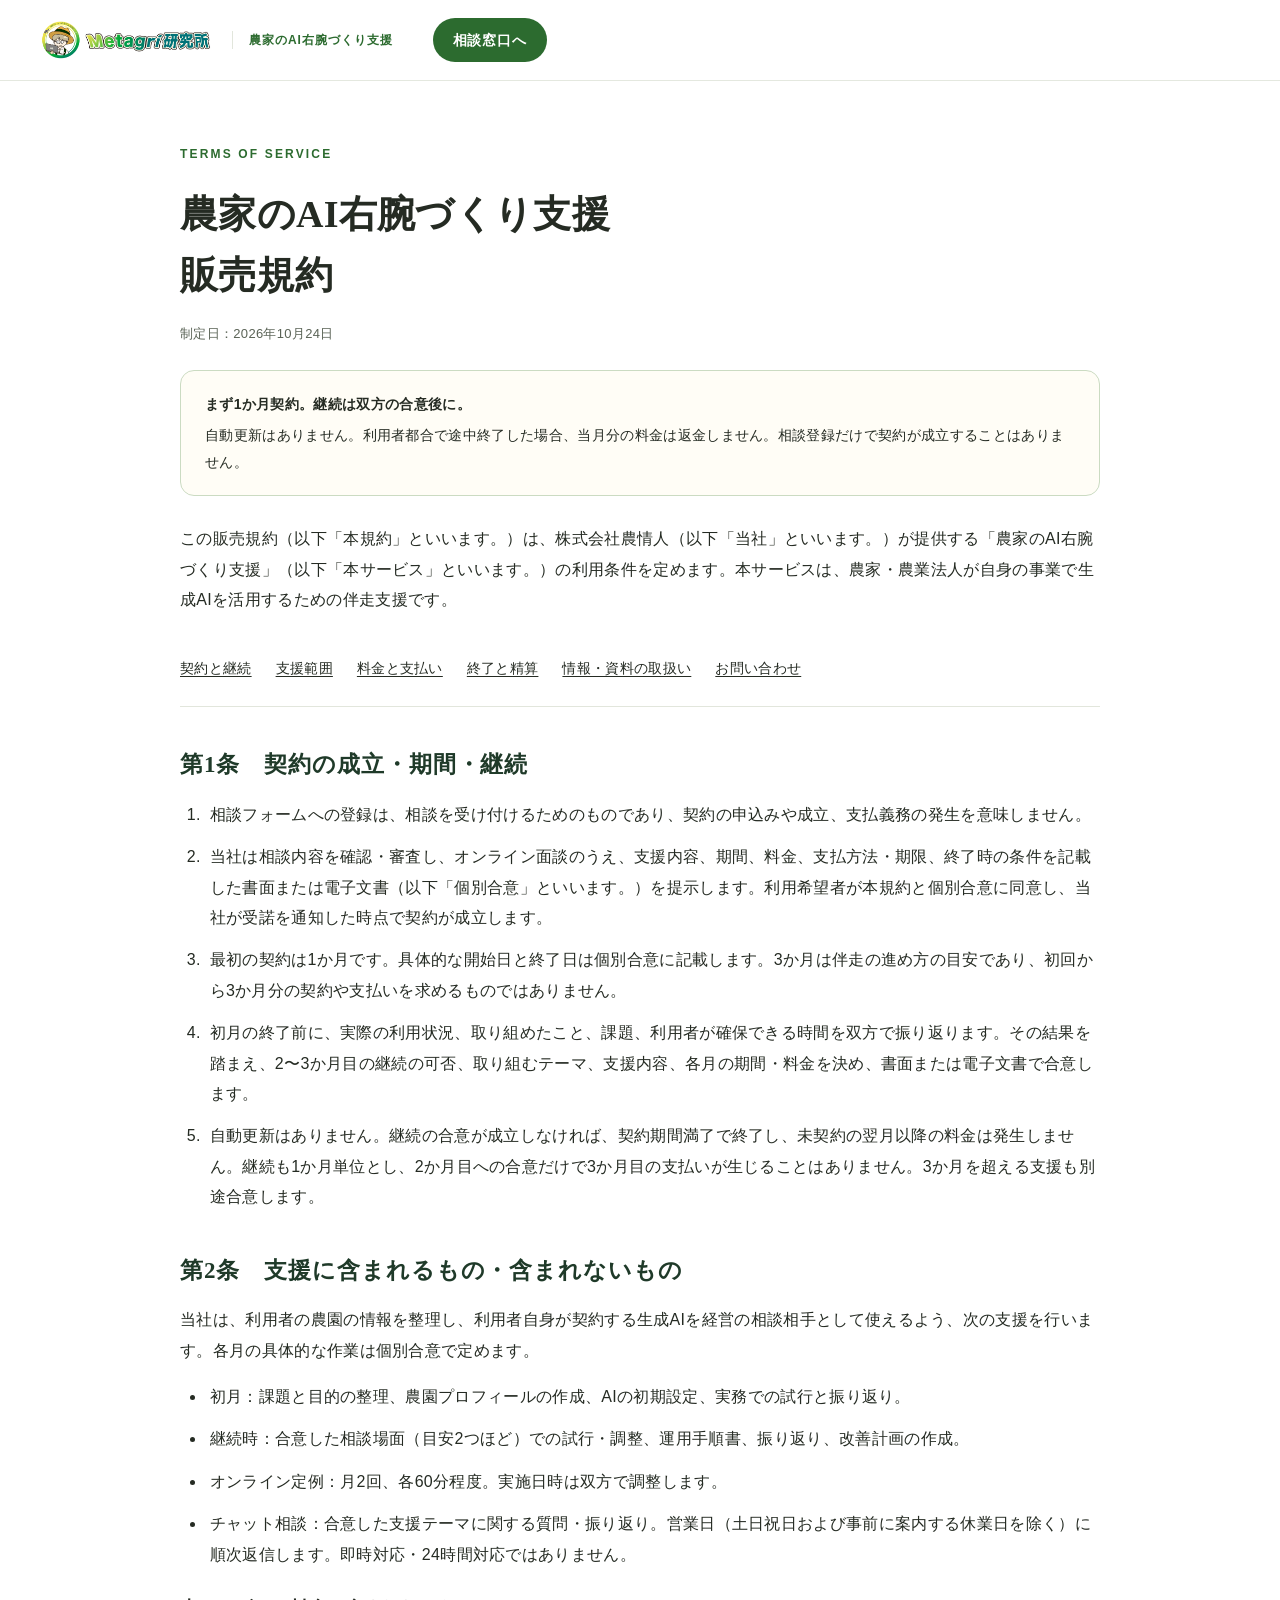
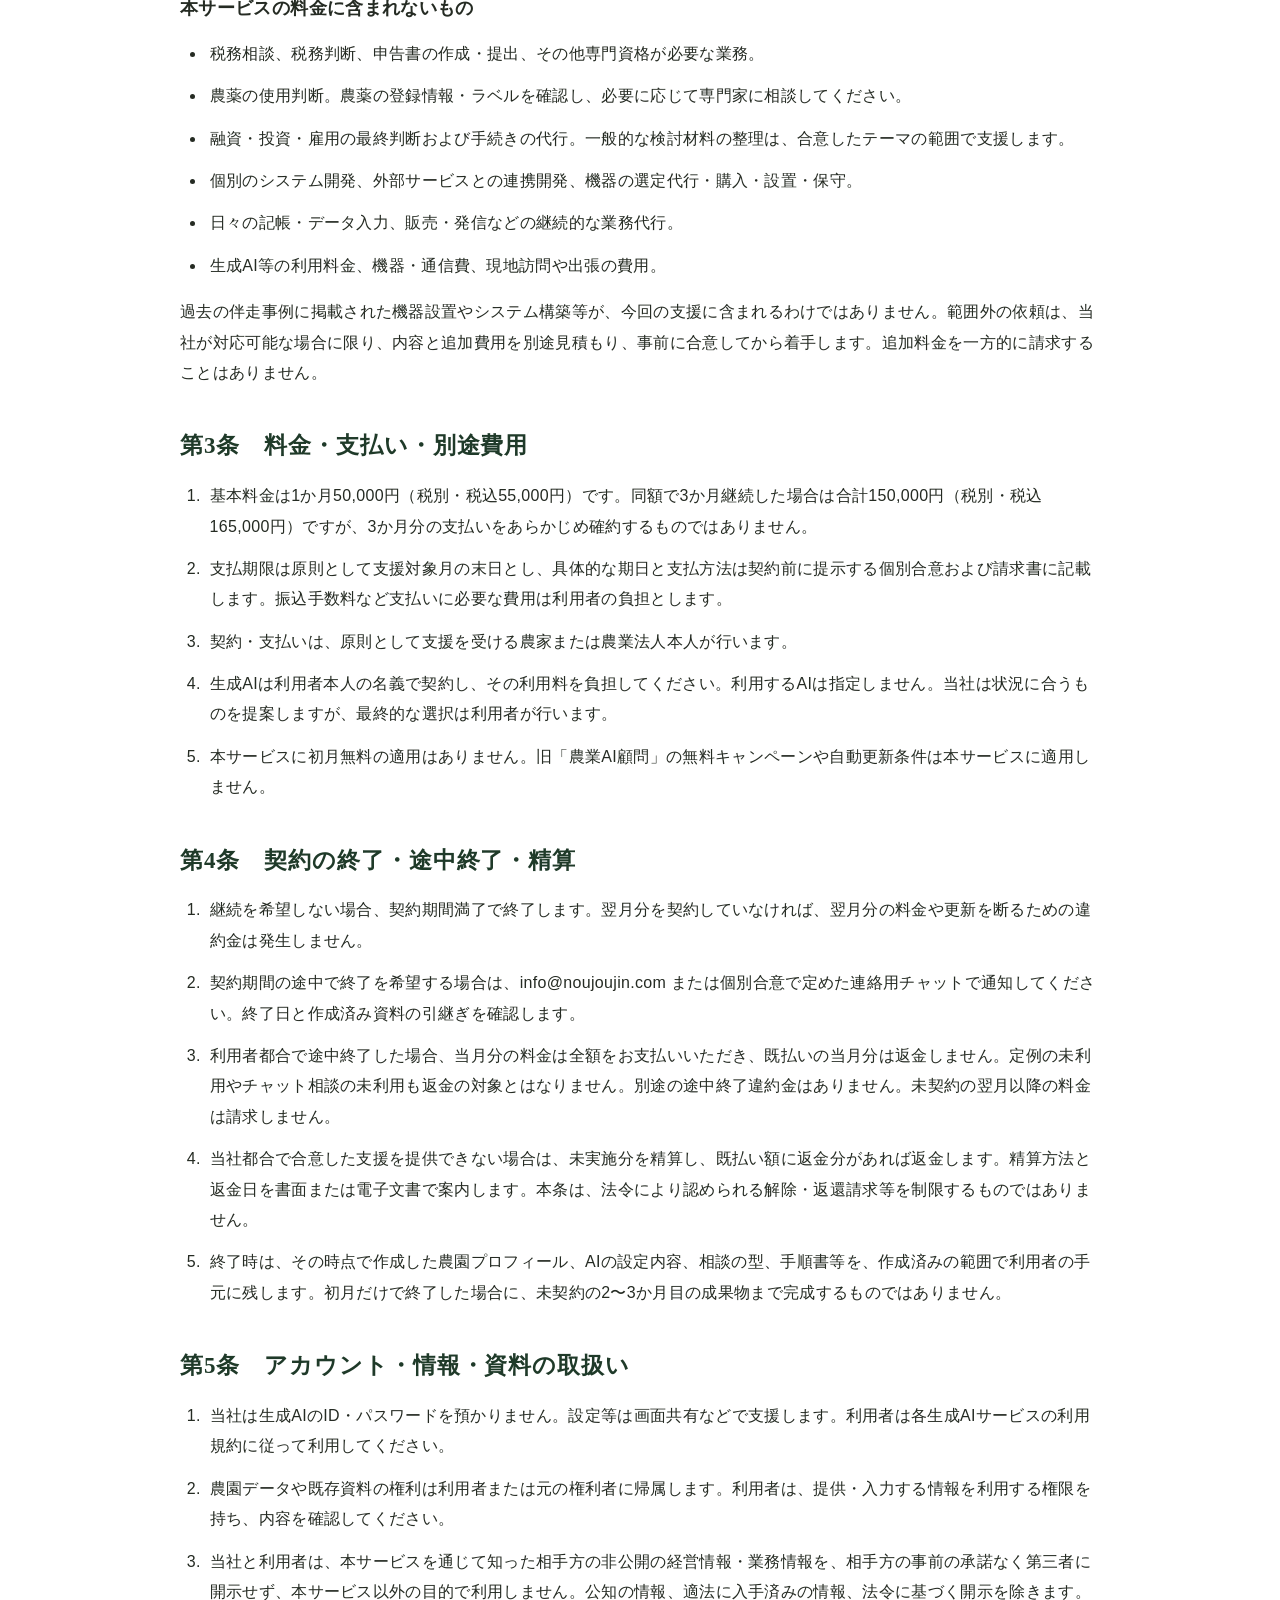
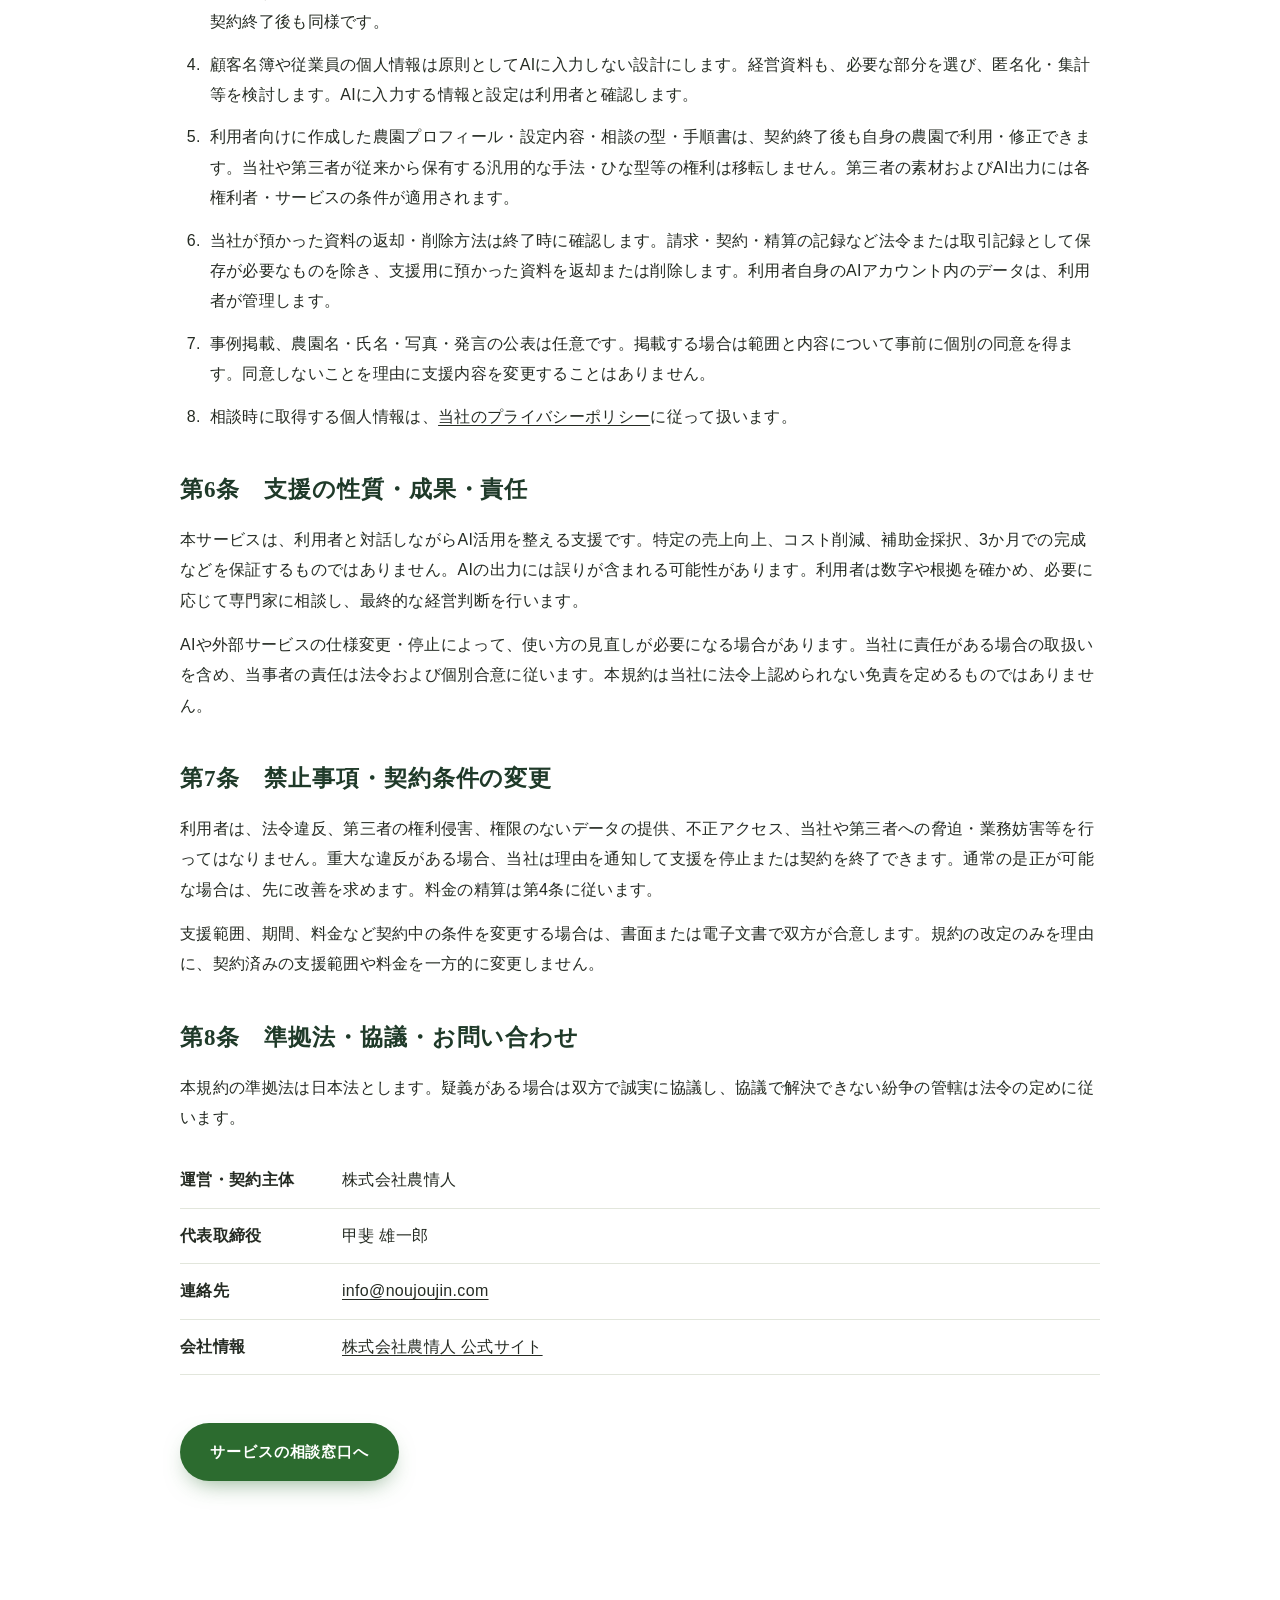
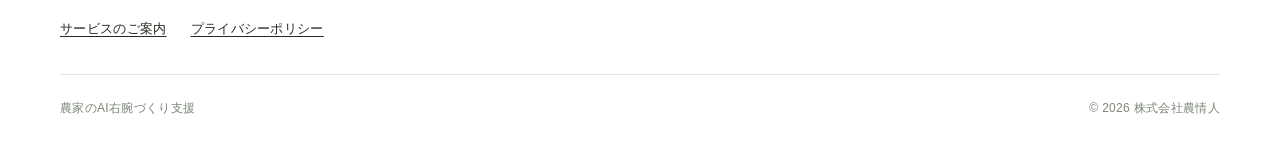
<file: terms.html>
<!doctype html>
<html lang="ja">
<head>
  <meta charset="utf-8">
  <meta name="viewport" content="width=device-width, initial-scale=1">
  <meta name="description" content="農家のAI右腕づくり支援の販売規約。まず1か月契約し、運用を振り返って2〜3か月目の継続・支援内容を双方で決めます。支援範囲、料金、終了時の取扱いをご案内します。">
  <meta name="robots" content="noindex">
  <meta name="theme-color" content="#1F3A29">
  <title>販売規約｜農家のAI右腕づくり支援</title>
  <link rel="canonical" href="https://ai-support.metagri-labo.com/terms.html">
  <link rel="icon" type="image/jpeg" href="assets/metagri-official.jpg">
  <link rel="stylesheet" href="style.css">
</head>
<body class="legal-page">
<a class="skip" href="#main">本文へ移動</a>
<header class="site-header">
  <div class="header-inner">
    <a class="brand official-brand" href="index.html" aria-label="農家のAI右腕づくり支援 トップへ"><img src="assets/metagri-logo-horizontal.jpg" width="1437" height="382" alt="Metagri研究所"><span class="brand-sub"><span class="brand-sub-lead">農家の</span>AI右腕<br class="sp-only">づくり支援</span></a>
    <a class="header-cta" href="index.html#consultation">相談窓口へ</a>
  </div>
</header>
<main id="main" class="container legal-main">
  <p class="eyebrow">TERMS OF SERVICE</p>
  <h1>農家のAI右腕づくり支援<br>販売規約</h1>
  <p class="legal-date">制定日：2026年10月24日</p>
  <aside class="legal-notice" aria-label="契約条件の要点"><strong>まず1か月契約。継続は双方の合意後に。</strong>自動更新はありません。利用者都合で途中終了した場合、当月分の料金は返金しません。相談登録だけで契約が成立することはありません。</aside>
  <p>この販売規約（以下「本規約」といいます。）は、株式会社農情人（以下「当社」といいます。）が提供する「農家のAI右腕づくり支援」（以下「本サービス」といいます。）の利用条件を定めます。本サービスは、農家・農業法人が自身の事業で生成AIを活用するための伴走支援です。</p>
  <nav class="legal-toc" aria-label="販売規約の目次"><a href="#contract">契約と継続</a><a href="#scope">支援範囲</a><a href="#payment">料金と支払い</a><a href="#cancellation">終了と精算</a><a href="#data">情報・資料の取扱い</a><a href="#contact">お問い合わせ</a></nav>

  <section id="contract">
    <h2>第1条　契約の成立・期間・継続</h2>
    <ol>
      <li>相談フォームへの登録は、相談を受け付けるためのものであり、契約の申込みや成立、支払義務の発生を意味しません。</li>
      <li>当社は相談内容を確認・審査し、オンライン面談のうえ、支援内容、期間、料金、支払方法・期限、終了時の条件を記載した書面または電子文書（以下「個別合意」といいます。）を提示します。利用希望者が本規約と個別合意に同意し、当社が受諾を通知した時点で契約が成立します。</li>
      <li>最初の契約は1か月です。具体的な開始日と終了日は個別合意に記載します。3か月は伴走の進め方の目安であり、初回から3か月分の契約や支払いを求めるものではありません。</li>
      <li>初月の終了前に、実際の利用状況、取り組めたこと、課題、利用者が確保できる時間を双方で振り返ります。その結果を踏まえ、2〜3か月目の継続の可否、取り組むテーマ、支援内容、各月の期間・料金を決め、書面または電子文書で合意します。</li>
      <li>自動更新はありません。継続の合意が成立しなければ、契約期間満了で終了し、未契約の翌月以降の料金は発生しません。継続も1か月単位とし、2か月目への合意だけで3か月目の支払いが生じることはありません。3か月を超える支援も別途合意します。</li>
    </ol>
  </section>

  <section id="scope">
    <h2>第2条　支援に含まれるもの・含まれないもの</h2>
    <p>当社は、利用者の農園の情報を整理し、利用者自身が契約する生成AIを経営の相談相手として使えるよう、次の支援を行います。各月の具体的な作業は個別合意で定めます。</p>
    <ul>
      <li>初月：課題と目的の整理、農園プロフィールの作成、AIの初期設定、実務での試行と振り返り。</li>
      <li>継続時：合意した相談場面（目安2つほど）での試行・調整、運用手順書、振り返り、改善計画の作成。</li>
      <li>オンライン定例：月2回、各60分程度。実施日時は双方で調整します。</li>
      <li>チャット相談：合意した支援テーマに関する質問・振り返り。営業日（土日祝日および事前に案内する休業日を除く）に順次返信します。即時対応・24時間対応ではありません。</li>
    </ul>
    <h3>本サービスの料金に含まれないもの</h3>
    <ul>
      <li>税務相談、税務判断、申告書の作成・提出、その他専門資格が必要な業務。</li>
      <li>農薬の使用判断。農薬の登録情報・ラベルを確認し、必要に応じて専門家に相談してください。</li>
      <li>融資・投資・雇用の最終判断および手続きの代行。一般的な検討材料の整理は、合意したテーマの範囲で支援します。</li>
      <li>個別のシステム開発、外部サービスとの連携開発、機器の選定代行・購入・設置・保守。</li>
      <li>日々の記帳・データ入力、販売・発信などの継続的な業務代行。</li>
      <li>生成AI等の利用料金、機器・通信費、現地訪問や出張の費用。</li>
    </ul>
    <p>過去の伴走事例に掲載された機器設置やシステム構築等が、今回の支援に含まれるわけではありません。範囲外の依頼は、当社が対応可能な場合に限り、内容と追加費用を別途見積もり、事前に合意してから着手します。追加料金を一方的に請求することはありません。</p>
  </section>

  <section id="payment">
    <h2>第3条　料金・支払い・別途費用</h2>
    <ol>
      <li>基本料金は1か月50,000円（税別・税込55,000円）です。同額で3か月継続した場合は合計150,000円（税別・税込165,000円）ですが、3か月分の支払いをあらかじめ確約するものではありません。</li>
      <li>支払期限は原則として支援対象月の末日とし、具体的な期日と支払方法は契約前に提示する個別合意および請求書に記載します。振込手数料など支払いに必要な費用は利用者の負担とします。</li>
      <li>契約・支払いは、原則として支援を受ける農家または農業法人本人が行います。</li>
      <li>生成AIは利用者本人の名義で契約し、その利用料を負担してください。利用するAIは指定しません。当社は状況に合うものを提案しますが、最終的な選択は利用者が行います。</li>
      <li>本サービスに初月無料の適用はありません。旧「農業AI顧問」の無料キャンペーンや自動更新条件は本サービスに適用しません。</li>
    </ol>
  </section>

  <section id="cancellation">
    <h2>第4条　契約の終了・途中終了・精算</h2>
    <ol>
      <li>継続を希望しない場合、契約期間満了で終了します。翌月分を契約していなければ、翌月分の料金や更新を断るための違約金は発生しません。</li>
      <li>契約期間の途中で終了を希望する場合は、info@noujoujin.com または個別合意で定めた連絡用チャットで通知してください。終了日と作成済み資料の引継ぎを確認します。</li>
      <li>利用者都合で途中終了した場合、当月分の料金は全額をお支払いいただき、既払いの当月分は返金しません。定例の未利用やチャット相談の未利用も返金の対象とはなりません。別途の途中終了違約金はありません。未契約の翌月以降の料金は請求しません。</li>
      <li>当社都合で合意した支援を提供できない場合は、未実施分を精算し、既払い額に返金分があれば返金します。精算方法と返金日を書面または電子文書で案内します。本条は、法令により認められる解除・返還請求等を制限するものではありません。</li>
      <li>終了時は、その時点で作成した農園プロフィール、AIの設定内容、相談の型、手順書等を、作成済みの範囲で利用者の手元に残します。初月だけで終了した場合に、未契約の2〜3か月目の成果物まで完成するものではありません。</li>
    </ol>
  </section>

  <section id="data">
    <h2>第5条　アカウント・情報・資料の取扱い</h2>
    <ol>
      <li>当社は生成AIのID・パスワードを預かりません。設定等は画面共有などで支援します。利用者は各生成AIサービスの利用規約に従って利用してください。</li>
      <li>農園データや既存資料の権利は利用者または元の権利者に帰属します。利用者は、提供・入力する情報を利用する権限を持ち、内容を確認してください。</li>
      <li>当社と利用者は、本サービスを通じて知った相手方の非公開の経営情報・業務情報を、相手方の事前の承諾なく第三者に開示せず、本サービス以外の目的で利用しません。公知の情報、適法に入手済みの情報、法令に基づく開示を除きます。契約終了後も同様です。</li>
      <li>顧客名簿や従業員の個人情報は原則としてAIに入力しない設計にします。経営資料も、必要な部分を選び、匿名化・集計等を検討します。AIに入力する情報と設定は利用者と確認します。</li>
      <li>利用者向けに作成した農園プロフィール・設定内容・相談の型・手順書は、契約終了後も自身の農園で利用・修正できます。当社や第三者が従来から保有する汎用的な手法・ひな型等の権利は移転しません。第三者の素材およびAI出力には各権利者・サービスの条件が適用されます。</li>
      <li>当社が預かった資料の返却・削除方法は終了時に確認します。請求・契約・精算の記録など法令または取引記録として保存が必要なものを除き、支援用に預かった資料を返却または削除します。利用者自身のAIアカウント内のデータは、利用者が管理します。</li>
      <li>事例掲載、農園名・氏名・写真・発言の公表は任意です。掲載する場合は範囲と内容について事前に個別の同意を得ます。同意しないことを理由に支援内容を変更することはありません。</li>
      <li>相談時に取得する個人情報は、<a href="https://noujoujin.com/privacy-policy/" target="_blank" rel="noopener noreferrer">当社のプライバシーポリシー</a>に従って扱います。</li>
    </ol>
  </section>

  <section>
    <h2>第6条　支援の性質・成果・責任</h2>
    <p>本サービスは、利用者と対話しながらAI活用を整える支援です。特定の売上向上、コスト削減、補助金採択、3か月での完成などを保証するものではありません。AIの出力には誤りが含まれる可能性があります。利用者は数字や根拠を確かめ、必要に応じて専門家に相談し、最終的な経営判断を行います。</p>
    <p>AIや外部サービスの仕様変更・停止によって、使い方の見直しが必要になる場合があります。当社に責任がある場合の取扱いを含め、当事者の責任は法令および個別合意に従います。本規約は当社に法令上認められない免責を定めるものではありません。</p>
  </section>

  <section>
    <h2>第7条　禁止事項・契約条件の変更</h2>
    <p>利用者は、法令違反、第三者の権利侵害、権限のないデータの提供、不正アクセス、当社や第三者への脅迫・業務妨害等を行ってはなりません。重大な違反がある場合、当社は理由を通知して支援を停止または契約を終了できます。通常の是正が可能な場合は、先に改善を求めます。料金の精算は第4条に従います。</p>
    <p>支援範囲、期間、料金など契約中の条件を変更する場合は、書面または電子文書で双方が合意します。規約の改定のみを理由に、契約済みの支援範囲や料金を一方的に変更しません。</p>
  </section>

  <section id="contact">
    <h2>第8条　準拠法・協議・お問い合わせ</h2>
    <p>本規約の準拠法は日本法とします。疑義がある場合は双方で誠実に協議し、協議で解決できない紛争の管轄は法令の定めに従います。</p>
    <dl class="legal-contact"><div><dt>運営・契約主体</dt><dd>株式会社農情人</dd></div><div><dt>代表取締役</dt><dd>甲斐 雄一郎</dd></div><div><dt>連絡先</dt><dd><a href="mailto:info@noujoujin.com">info@noujoujin.com</a></dd></div><div><dt>会社情報</dt><dd><a href="https://noujoujin.com/" target="_blank" rel="noopener noreferrer">株式会社農情人 公式サイト</a></dd></div></dl>
  </section>
  <p class="legal-back"><a class="button" href="index.html#consultation">サービスの相談窓口へ</a></p>
</main>
<footer class="site-footer"><div class="container footer-legal"><a href="index.html">サービスのご案内</a><a href="https://noujoujin.com/privacy-policy/" target="_blank" rel="noopener noreferrer">プライバシーポリシー</a></div><div class="container footer-bottom"><span>農家のAI右腕づくり支援</span><small>© 2026 株式会社農情人</small></div></footer>
</body>
</html>
</file>
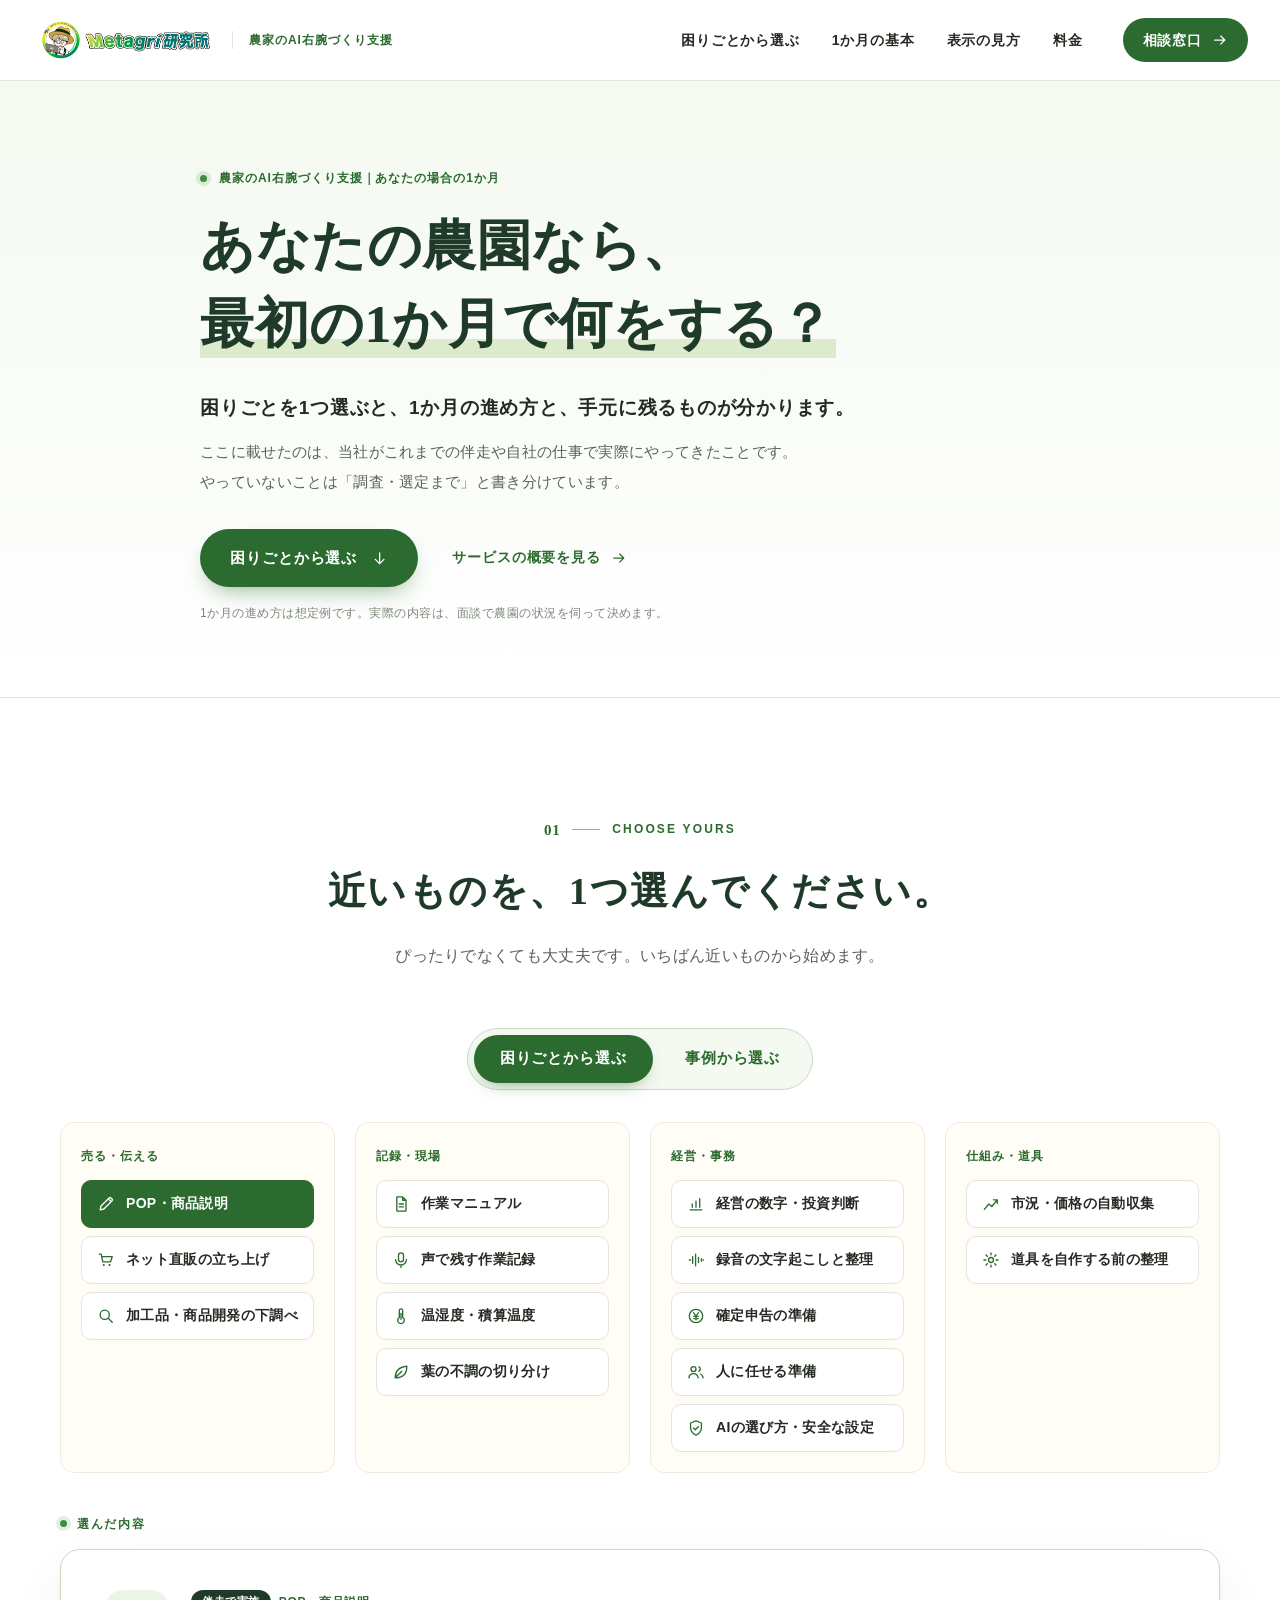
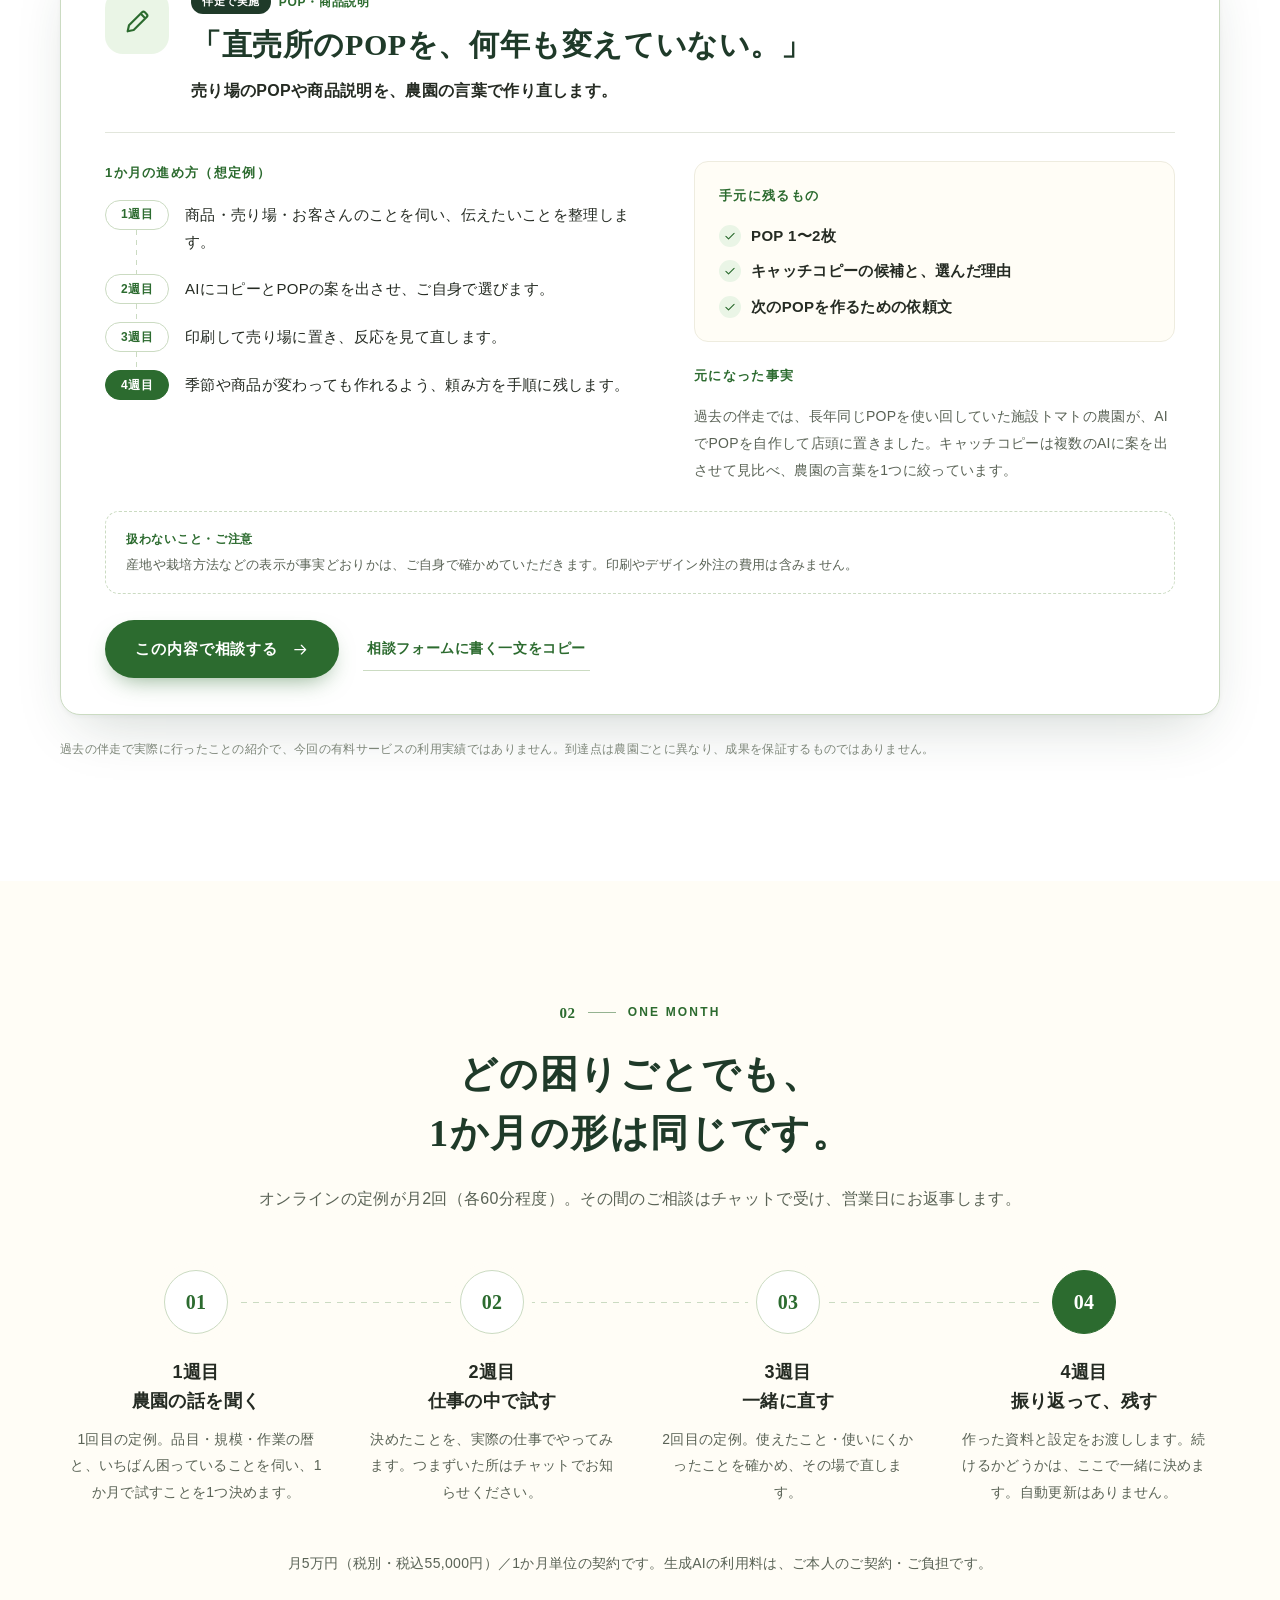
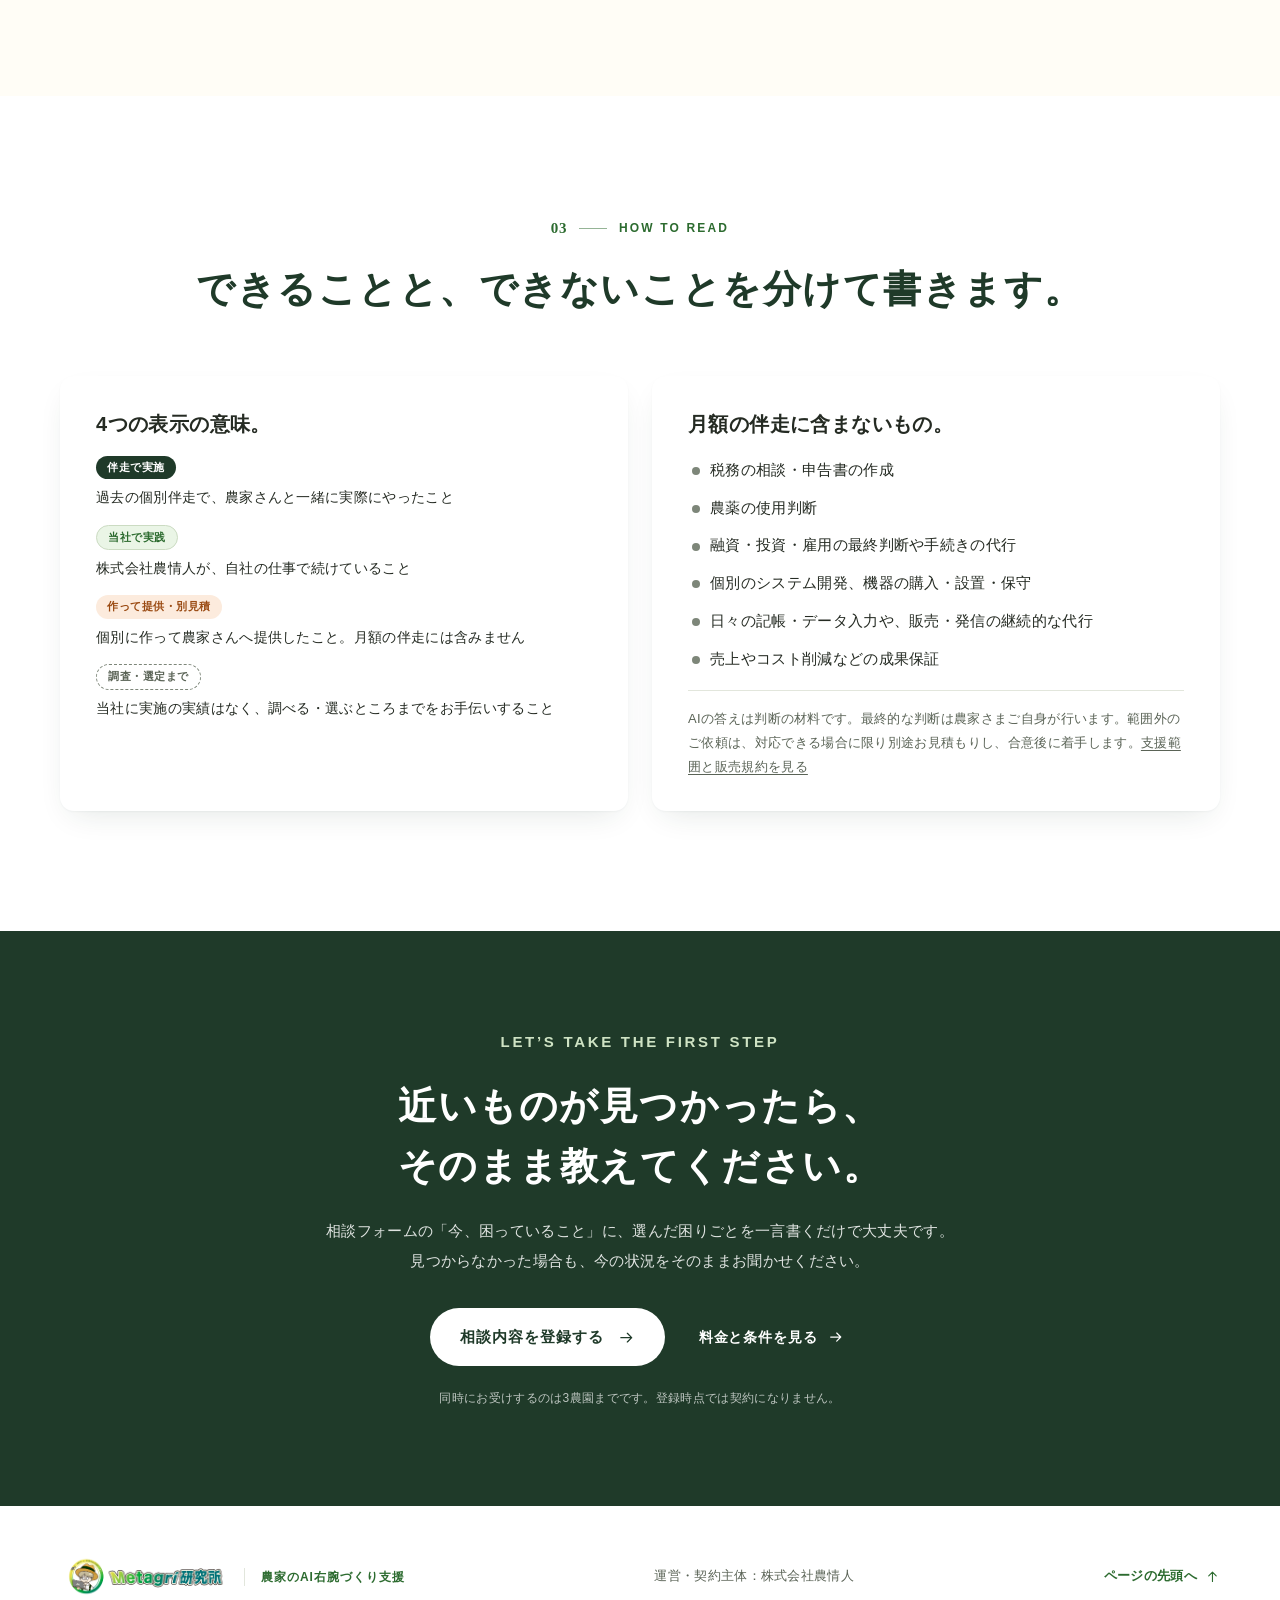
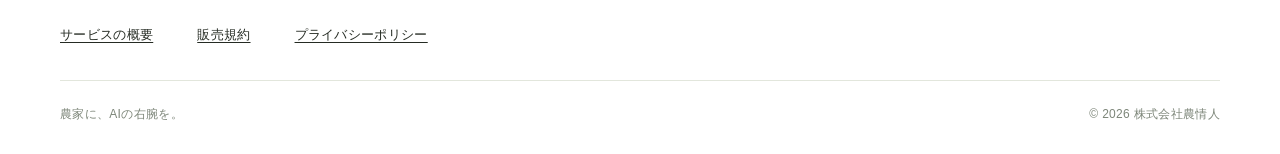
<file: your-month.html>
<!doctype html>
<html lang="ja">
<head>
  <meta charset="utf-8">
  <meta name="viewport" content="width=device-width, initial-scale=1">
  <meta name="description" content="農家のAI右腕づくり支援「あなたの場合の1か月」。POP、作業マニュアル、声で残す記録、経営の数字など、農園の困りごとから選んで、最初の1か月で何をするか・何が手元に残るかを確かめられます。">
  <meta name="theme-color" content="#1F3A29">
  <title>あなたの場合の1か月｜農家のAI右腕づくり支援</title>
  <link rel="canonical" href="https://ai-support.metagri-labo.com/your-month.html">
  <meta property="og:type" content="website">
  <meta property="og:locale" content="ja_JP">
  <meta property="og:url" content="https://ai-support.metagri-labo.com/your-month.html">
  <meta property="og:title" content="あなたの場合の1か月｜農家のAI右腕づくり支援">
  <meta property="og:description" content="農家のAI右腕づくり支援「あなたの場合の1か月」。POP、作業マニュアル、声で残す記録、経営の数字など、農園の困りごとから選んで、最初の1か月で何をするか・何が手元に残るかを確かめられます。">
  <link rel="icon" type="image/jpeg" href="assets/metagri-official.jpg">
  <link rel="stylesheet" href="style.css">
  <link rel="stylesheet" href="your-month.css">
  <script>document.documentElement.classList.add("js");</script>
</head>
<body class="ym-page">
<svg class="icon-sprite" aria-hidden="true" focusable="false">
  <symbol id="i-arrow" viewBox="0 0 24 24"><path d="M4 12h15m-6-6 6 6-6 6" fill="none" stroke="currentColor" stroke-width="1.8" stroke-linecap="round" stroke-linejoin="round"/></symbol>
  <symbol id="i-down" viewBox="0 0 24 24"><path d="M12 4v15m-6-6 6 6 6-6" fill="none" stroke="currentColor" stroke-width="1.8" stroke-linecap="round" stroke-linejoin="round"/></symbol>
  <symbol id="i-up" viewBox="0 0 24 24"><path d="M12 20V5m-6 6 6-6 6 6" fill="none" stroke="currentColor" stroke-width="1.8" stroke-linecap="round" stroke-linejoin="round"/></symbol>
  <symbol id="i-check" viewBox="0 0 24 24"><path d="m5 12.5 4.5 4.5L19 7.5" fill="none" stroke="currentColor" stroke-width="2" stroke-linecap="round" stroke-linejoin="round"/></symbol>
  <symbol id="i-chart" viewBox="0 0 24 24"><path d="M5 19h14M7.5 16v-4m4.5 4V8.5m4.5 7.5V5.5" fill="none" stroke="currentColor" stroke-width="1.6" stroke-linecap="round"/></symbol>
  <symbol id="i-pen" viewBox="0 0 24 24"><path d="m14.5 5.5 4 4M5 19l1-4.5L15.8 4.7a1.5 1.5 0 0 1 2.1 0l1.4 1.4a1.5 1.5 0 0 1 0 2.1L9.5 18 5 19Z" fill="none" stroke="currentColor" stroke-width="1.6" stroke-linejoin="round"/></symbol>
  <symbol id="i-sprout" viewBox="0 0 24 24"><path d="M12 20v-7m0 0c0-4 2.6-6.5 7-6.5 0 4.2-2.8 6.5-7 6.5Zm0 0C12 9.6 9.8 7.5 5.5 7.5c0 3.6 2.4 5.5 6.5 5.5Z" fill="none" stroke="currentColor" stroke-width="1.6" stroke-linejoin="round"/></symbol>
  <symbol id="i-cart" viewBox="0 0 24 24"><path d="M4 5h2.2l1.9 9.2h9.3L19.5 8H7.3" fill="none" stroke="currentColor" stroke-width="1.6" stroke-linecap="round" stroke-linejoin="round"/><circle cx="9.3" cy="18" r="1.3" fill="currentColor"/><circle cx="16.3" cy="18" r="1.3" fill="currentColor"/></symbol>
  <symbol id="i-search" viewBox="0 0 24 24"><circle cx="10.5" cy="10.5" r="5.5" fill="none" stroke="currentColor" stroke-width="1.6"/><path d="m15 15 4.5 4.5" fill="none" stroke="currentColor" stroke-width="1.6" stroke-linecap="round"/></symbol>
  <symbol id="i-doc" viewBox="0 0 24 24"><path d="M7 3.5h7l4 4V20a.5.5 0 0 1-.5.5h-10A.5.5 0 0 1 7 20V3.5Zm7 0v4h4M10 12h5m-5 3.5h5" fill="none" stroke="currentColor" stroke-width="1.6" stroke-linecap="round" stroke-linejoin="round"/></symbol>
  <symbol id="i-mic" viewBox="0 0 24 24"><rect x="9" y="3.5" width="6" height="10.5" rx="3" fill="none" stroke="currentColor" stroke-width="1.6"/><path d="M5.5 11.5a6.5 6.5 0 0 0 13 0M12 18v3" fill="none" stroke="currentColor" stroke-width="1.6" stroke-linecap="round"/></symbol>
  <symbol id="i-thermo" viewBox="0 0 24 24"><path d="M10 13.6V5.5a2 2 0 0 1 4 0v8.1a4 4 0 1 1-4 0Z" fill="none" stroke="currentColor" stroke-width="1.6" stroke-linejoin="round"/><path d="M12 9v7" fill="none" stroke="currentColor" stroke-width="1.6" stroke-linecap="round"/></symbol>
  <symbol id="i-leaf" viewBox="0 0 24 24"><path d="M5 19c0-8 5-13 14-14 0 9-5 14-14 14Zm0 0 8-8" fill="none" stroke="currentColor" stroke-width="1.6" stroke-linecap="round" stroke-linejoin="round"/></symbol>
  <symbol id="i-wave" viewBox="0 0 24 24"><path d="M4 12h1.5M8 8v8m3.5-11v14M15 9v6m3.5-4.5v3M21 12h-.5" fill="none" stroke="currentColor" stroke-width="1.6" stroke-linecap="round"/></symbol>
  <symbol id="i-coin" viewBox="0 0 24 24"><circle cx="12" cy="12" r="8" fill="none" stroke="currentColor" stroke-width="1.6"/><path d="m9 8 3 4 3-4m-3 4v4.5M9.3 12.5h5.4M9.3 15h5.4" fill="none" stroke="currentColor" stroke-width="1.5" stroke-linecap="round" stroke-linejoin="round"/></symbol>
  <symbol id="i-people" viewBox="0 0 24 24"><circle cx="9" cy="8.5" r="3" fill="none" stroke="currentColor" stroke-width="1.6"/><path d="M3.5 19c.4-3.2 2.6-5 5.5-5s5.1 1.8 5.5 5M15.5 5.8a3 3 0 0 1 0 5.4M17.5 14.4c1.7.7 2.8 2.3 3 4.6" fill="none" stroke="currentColor" stroke-width="1.6" stroke-linecap="round"/></symbol>
  <symbol id="i-shield" viewBox="0 0 24 24"><path d="M12 3.5 5.5 6v5.5c0 4.2 2.7 7.4 6.5 9 3.8-1.6 6.5-4.8 6.5-9V6L12 3.5Z" fill="none" stroke="currentColor" stroke-width="1.6" stroke-linejoin="round"/><path d="m9 12 2.2 2.2L15 10.3" fill="none" stroke="currentColor" stroke-width="1.6" stroke-linecap="round" stroke-linejoin="round"/></symbol>
  <symbol id="i-trend" viewBox="0 0 24 24"><path d="M4 18.5 9.5 12l3.5 3 6.5-8M15 7h4.5v4.5" fill="none" stroke="currentColor" stroke-width="1.6" stroke-linecap="round" stroke-linejoin="round"/></symbol>
  <symbol id="i-gear" viewBox="0 0 24 24"><circle cx="12" cy="12" r="3" fill="none" stroke="currentColor" stroke-width="1.6"/><path d="M12 3.5v2.3m0 12.4v2.3M3.5 12h2.3m12.4 0h2.3M6 6l1.6 1.6m8.8 8.8L18 18M18 6l-1.6 1.6M7.6 16.4 6 18" fill="none" stroke="currentColor" stroke-width="1.6" stroke-linecap="round"/></symbol>
</svg>

<a class="skip" href="#main">本文へ移動</a>
<header class="site-header">
  <div class="header-inner">
    <a class="brand official-brand" href="index.html" aria-label="農家のAI右腕づくり支援 トップへ"><img src="assets/metagri-logo-horizontal.jpg" width="1437" height="382" alt="Metagri研究所"><span class="brand-sub"><span class="brand-sub-lead">農家の</span>AI右腕<br class="sp-only">づくり支援</span></a>
    <nav aria-label="メインナビゲーション"><a href="#choose">困りごとから選ぶ</a><a href="#month">1か月の基本</a><a href="#scope">表示の見方</a><a href="index.html#price">料金</a></nav>
    <a class="header-cta" href="index.html#consultation">相談窓口<svg class="icon" aria-hidden="true"><use href="#i-arrow"/></svg></a>
  </div>
</header>

<main id="main">
  <section class="ym-hero" id="top" aria-labelledby="ym-title">
    <div class="container ym-hero-inner">
      <p class="eyebrow eyebrow-plain"><span class="seed-dot"></span>農家のAI右腕づくり支援｜あなたの場合の1か月</p>
      <h1 id="ym-title"><span class="nw">あなたの農園なら、</span><br><span class="nw mark">最初の1か月で何をする？</span></h1>
      <p class="ym-hero-lead"><span class="nw">困りごとを1つ選ぶと、</span><span class="nw">1か月の進め方と、</span><span class="nw">手元に残るものが分かります。</span></p>
      <p class="ym-hero-text">ここに載せたのは、当社がこれまでの伴走や自社の仕事で実際にやってきたことです。<br class="desktop-break">やっていないことは「調査・選定まで」と書き分けています。</p>
      <div class="hero-actions">
        <a class="button" href="#choose">困りごとから選ぶ<svg class="icon" aria-hidden="true"><use href="#i-down"/></svg></a>
        <a class="button-ghost" href="index.html">サービスの概要を見る<svg class="icon" aria-hidden="true"><use href="#i-arrow"/></svg></a>
      </div>
      <p class="hero-note">1か月の進め方は想定例です。実際の内容は、面談で農園の状況を伺って決めます。</p>
    </div>
  </section>

  <section class="section ym-choose" id="choose" aria-labelledby="choose-title">
    <div class="container">
      <div class="section-heading center">
        <p class="eyebrow"><span class="eyebrow-no">01</span>CHOOSE YOURS</p>
        <h2 id="choose-title"><span class="nw">近いものを、</span><span class="nw">1つ選んでください。</span></h2>
        <p>ぴったりでなくても大丈夫です。いちばん近いものから始めます。</p>
      </div>

      <div class="ym-tabs" role="tablist" aria-label="選び方">
        <button class="ym-tab is-active" type="button" role="tab" id="tab-worry" aria-controls="pane-worry" aria-selected="true">困りごとから選ぶ</button>
        <button class="ym-tab" type="button" role="tab" id="tab-case" aria-controls="pane-case" aria-selected="false" tabindex="-1">事例から選ぶ</button>
      </div>

      <div class="ym-pane" id="pane-worry" role="tabpanel" aria-labelledby="tab-worry">
        <h3 class="ym-pane-title">困りごとから選ぶ</h3>
        <div class="ym-chip-groups">
          <div class="ym-chip-group"><p class="mini-label">売る・伝える</p><ul><li><a class="ym-chip" href="#pop" data-theme="pop"><svg class="icon" aria-hidden="true"><use href="#i-pen"/></svg><span>POP・商品説明</span></a></li><li><a class="ym-chip" href="#ec" data-theme="ec"><svg class="icon" aria-hidden="true"><use href="#i-cart"/></svg><span>ネット直販の立ち上げ</span></a></li><li><a class="ym-chip" href="#shohin" data-theme="shohin"><svg class="icon" aria-hidden="true"><use href="#i-search"/></svg><span>加工品・商品開発の下調べ</span></a></li></ul></div>
          <div class="ym-chip-group"><p class="mini-label">記録・現場</p><ul><li><a class="ym-chip" href="#manual" data-theme="manual"><svg class="icon" aria-hidden="true"><use href="#i-doc"/></svg><span>作業マニュアル</span></a></li><li><a class="ym-chip" href="#voice" data-theme="voice"><svg class="icon" aria-hidden="true"><use href="#i-mic"/></svg><span>声で残す作業記録</span></a></li><li><a class="ym-chip" href="#temp" data-theme="temp"><svg class="icon" aria-hidden="true"><use href="#i-thermo"/></svg><span>温湿度・積算温度</span></a></li><li><a class="ym-chip" href="#leaf" data-theme="leaf"><svg class="icon" aria-hidden="true"><use href="#i-leaf"/></svg><span>葉の不調の切り分け</span></a></li></ul></div>
          <div class="ym-chip-group"><p class="mini-label">経営・事務</p><ul><li><a class="ym-chip" href="#keiei" data-theme="keiei"><svg class="icon" aria-hidden="true"><use href="#i-chart"/></svg><span>経営の数字・投資判断</span></a></li><li><a class="ym-chip" href="#office" data-theme="office"><svg class="icon" aria-hidden="true"><use href="#i-wave"/></svg><span>録音の文字起こしと整理</span></a></li><li><a class="ym-chip" href="#keihi" data-theme="keihi"><svg class="icon" aria-hidden="true"><use href="#i-coin"/></svg><span>確定申告の準備</span></a></li><li><a class="ym-chip" href="#koyo" data-theme="koyo"><svg class="icon" aria-hidden="true"><use href="#i-people"/></svg><span>人に任せる準備</span></a></li><li><a class="ym-chip" href="#anzen" data-theme="anzen"><svg class="icon" aria-hidden="true"><use href="#i-shield"/></svg><span>AIの選び方・安全な設定</span></a></li></ul></div>
          <div class="ym-chip-group"><p class="mini-label">仕組み・道具</p><ul><li><a class="ym-chip" href="#shikyo" data-theme="shikyo"><svg class="icon" aria-hidden="true"><use href="#i-trend"/></svg><span>市況・価格の自動収集</span></a></li><li><a class="ym-chip" href="#jisaku" data-theme="jisaku"><svg class="icon" aria-hidden="true"><use href="#i-gear"/></svg><span>道具を自作する前の整理</span></a></li></ul></div>
        </div>
      </div>

      <div class="ym-pane" id="pane-case" role="tabpanel" aria-labelledby="tab-case">
        <h3 class="ym-pane-title">事例から選ぶ</h3>
        <p class="ym-pane-note">農園のお名前は出していません。どんな現場で、何をしたかだけをお伝えします。</p>
        <div class="ym-cases">
          <article class="ym-case" id="c-tomato"><p class="ym-case-kind">過去の伴走</p><h3>施設トマトの農園</h3><p class="ym-case-sub">夫婦とスタッフ数名・直売あり</p><p class="ym-case-text">栽培は勘と経験、作業指示は口頭、POPは長年同じ。約90日の伴走で、一つずつ試しました。</p><p class="mini-label">ここから選べること</p><ul class="ym-case-links"><li><a class="ym-chip ym-chip-sm" href="#pop" data-theme="pop">POP・商品説明</a></li><li><a class="ym-chip ym-chip-sm" href="#manual" data-theme="manual">作業マニュアル</a></li><li><a class="ym-chip ym-chip-sm" href="#voice" data-theme="voice">声で残す作業記録</a></li><li><a class="ym-chip ym-chip-sm" href="#temp" data-theme="temp">温湿度・積算温度</a></li><li><a class="ym-chip ym-chip-sm" href="#leaf" data-theme="leaf">葉の不調の切り分け</a></li><li><a class="ym-chip ym-chip-sm" href="#koyo" data-theme="koyo">人に任せる準備</a></li><li><a class="ym-chip ym-chip-sm" href="#anzen" data-theme="anzen">AIの選び方・安全な設定</a></li><li><a class="ym-chip ym-chip-sm" href="#ec" data-theme="ec">ネット直販の立ち上げ</a></li></ul></article>
          <article class="ym-case" id="c-rice"><p class="ym-case-kind">過去の伴走</p><h3>稲作の農業法人</h3><p class="ym-case-sub">会計と作業日報のデータあり</p><p class="ym-case-text">数字は見える化できていたが、判断に使えていなかった。目的を言葉にするところから始めました。</p><p class="mini-label">ここから選べること</p><ul class="ym-case-links"><li><a class="ym-chip ym-chip-sm" href="#keiei" data-theme="keiei">経営の数字・投資判断</a></li></ul></article>
          <article class="ym-case" id="c-negi"><p class="ym-case-kind">作って提供</p><h3>ねぎ農家</h3><p class="ym-case-sub">市場価格を毎日確認</p><p class="ym-case-text">市場の市況を毎日見に行く手間を減らしたい。価格を表にためる仕組みを作って提供しました。</p><p class="mini-label">ここから選べること</p><ul class="ym-case-links"><li><a class="ym-chip ym-chip-sm" href="#shikyo" data-theme="shikyo">市況・価格の自動収集</a></li></ul></article>
          <article class="ym-case" id="c-own"><p class="ym-case-kind">当社で実践</p><h3>当社（農情人）の仕事</h3><p class="ym-case-sub">取材・打ち合わせ・発信</p><p class="ym-case-text">録音の文字起こしと整理、経費整理の教材づくり。自社で続けている方法をそのままお伝えします。</p><p class="mini-label">ここから選べること</p><ul class="ym-case-links"><li><a class="ym-chip ym-chip-sm" href="#office" data-theme="office">録音の文字起こしと整理</a></li><li><a class="ym-chip ym-chip-sm" href="#keihi" data-theme="keihi">確定申告の準備</a></li></ul></article>
          <article class="ym-case" id="c-field"><p class="ym-case-kind">調査・選定まで</p><h3>取材で見てきた現場</h3><p class="ym-case-sub">当社の支援実績ではありません</p><p class="ym-case-text">商品開発や道具の自作は、農家さん自身が進めた例を取材してきました。調べる・選ぶ所までをお手伝いします。</p><p class="mini-label">ここから選べること</p><ul class="ym-case-links"><li><a class="ym-chip ym-chip-sm" href="#shohin" data-theme="shohin">加工品・商品開発の下調べ</a></li><li><a class="ym-chip ym-chip-sm" href="#jisaku" data-theme="jisaku">道具を自作する前の整理</a></li></ul></article>
        </div>
      </div>

      <div class="ym-panels" id="panels" aria-live="polite">
        <p class="ym-panels-label"><span class="seed-dot"></span>選んだ内容</p>
        <article class="ym-panel" id="pop" data-panel="pop" aria-labelledby="pop-title">
          <header class="ym-panel-head">
            <span class="ym-panel-icon" aria-hidden="true"><svg class="icon"><use href="#i-pen"/></svg></span>
            <div>
              <p class="ym-panel-meta"><span class="ym-badge ym-badge-done">伴走で実施</span><span class="ym-panel-chip">POP・商品説明</span></p>
              <h3 id="pop-title">「直売所のPOPを、何年も変えていない。」</h3>
              <p class="ym-panel-lead">売り場のPOPや商品説明を、農園の言葉で作り直します。</p>
            </div>
          </header>
          <div class="ym-panel-body">
            <section class="ym-block ym-block-steps"><h4>1か月の進め方（想定例）</h4><ol class="ym-weeks"><li><b>1週目</b><span>商品・売り場・お客さんのことを伺い、伝えたいことを整理します。</span></li><li><b>2週目</b><span>AIにコピーとPOPの案を出させ、ご自身で選びます。</span></li><li><b>3週目</b><span>印刷して売り場に置き、反応を見て直します。</span></li><li><b>4週目</b><span>季節や商品が変わっても作れるよう、頼み方を手順に残します。</span></li></ol></section>
            <div class="ym-side">
              <section class="ym-block ym-block-left"><h4>手元に残るもの</h4><ul class="ym-left"><li><svg class="icon" aria-hidden="true"><use href="#i-check"/></svg>POP 1〜2枚</li><li><svg class="icon" aria-hidden="true"><use href="#i-check"/></svg>キャッチコピーの候補と、選んだ理由</li><li><svg class="icon" aria-hidden="true"><use href="#i-check"/></svg>次のPOPを作るための依頼文</li></ul></section>
              <section class="ym-block ym-block-fact"><h4>元になった事実</h4><p>過去の伴走では、長年同じPOPを使い回していた施設トマトの農園が、AIでPOPを自作して店頭に置きました。キャッチコピーは複数のAIに案を出させて見比べ、農園の言葉を1つに絞っています。</p></section>
            </div>
          </div>
          <p class="ym-note"><b>扱わないこと・ご注意</b>産地や栽培方法などの表示が事実どおりかは、ご自身で確かめていただきます。印刷やデザイン外注の費用は含みません。</p>
          <div class="ym-panel-actions">
            <a class="button" href="index.html#consultation">この内容で相談する<svg class="icon" aria-hidden="true"><use href="#i-arrow"/></svg></a>
            <button class="ym-copy" type="button" data-copy="相談したいこと：POP・商品説明（「あなたの場合の1か月」を見て）" hidden>相談フォームに書く一文をコピー</button>
          </div>
        </article>
        <article class="ym-panel" id="ec" data-panel="ec" aria-labelledby="ec-title">
          <header class="ym-panel-head">
            <span class="ym-panel-icon" aria-hidden="true"><svg class="icon"><use href="#i-cart"/></svg></span>
            <div>
              <p class="ym-panel-meta"><span class="ym-badge ym-badge-built">作って提供・別見積</span><span class="ym-panel-chip">ネット直販の立ち上げ</span></p>
              <h3 id="ec-title">「ネットで直接売りたいが、手が止まっている。」</h3>
              <p class="ym-panel-lead">どのサービスで、何を、いくらで売るか。決めることを順番に整理します。</p>
            </div>
          </header>
          <div class="ym-panel-body">
            <section class="ym-block ym-block-steps"><h4>1か月の進め方（想定例）</h4><ol class="ym-weeks"><li><b>1週目</b><span>売りたい商品・発送の方法・使える時間を伺います。</span></li><li><b>2週目</b><span>ネットショップのサービスを比べ、決めることを一覧にします。</span></li><li><b>3週目</b><span>商品説明と価格の見せ方を、AIと下書きします。</span></li><li><b>4週目</b><span>ショップを作る作業まで頼むかを決めます（頼む場合は別見積）。</span></li></ol></section>
            <div class="ym-side">
              <section class="ym-block ym-block-left"><h4>手元に残るもの</h4><ul class="ym-left"><li><svg class="icon" aria-hidden="true"><use href="#i-check"/></svg>サービスの比較表</li><li><svg class="icon" aria-hidden="true"><use href="#i-check"/></svg>商品ページの下書き</li><li><svg class="icon" aria-hidden="true"><use href="#i-check"/></svg>立ち上げまでに決めることの一覧</li></ul></section>
              <section class="ym-block ym-block-fact"><h4>元になった事実</h4><p>施設トマトの農園で、ネットショップの立ち上げと操作マニュアルづくりを有償でお手伝いしています（進行中）。商品の組み合わせ、送料込みの価格の見せ方、公開設定の手順を一緒に決めました。販売の結果はこれからです。</p></section>
            </div>
          </div>
          <p class="ym-note"><b>扱わないこと・ご注意</b>ショップの構築作業と操作マニュアルの制作は、月額の伴走には含みません。対応できる場合に限り別途お見積もりします。売上は保証しません。</p>
          <div class="ym-panel-actions">
            <a class="button" href="index.html#consultation">この内容で相談する<svg class="icon" aria-hidden="true"><use href="#i-arrow"/></svg></a>
            <button class="ym-copy" type="button" data-copy="相談したいこと：ネット直販の立ち上げ（「あなたの場合の1か月」を見て）" hidden>相談フォームに書く一文をコピー</button>
          </div>
        </article>
        <article class="ym-panel" id="shohin" data-panel="shohin" aria-labelledby="shohin-title">
          <header class="ym-panel-head">
            <span class="ym-panel-icon" aria-hidden="true"><svg class="icon"><use href="#i-search"/></svg></span>
            <div>
              <p class="ym-panel-meta"><span class="ym-badge ym-badge-research">調査・選定まで</span><span class="ym-panel-chip">加工品・商品開発の下調べ</span></p>
              <h3 id="shohin-title">「加工品を作りたいが、何から調べればいいか分からない。」</h3>
              <p class="ym-panel-lead">調べることと、選ぶ基準を整理するところまでをお手伝いします。</p>
            </div>
          </header>
          <div class="ym-panel-body">
            <section class="ym-block ym-block-steps"><h4>1か月の進め方（想定例）</h4><ol class="ym-weeks"><li><b>1週目</b><span>作りたいものと、予算・場所・人手の条件を伺います。</span></li><li><b>2週目</b><span>必要な許可・設備・費用の調べ方を整理します（確認先は保健所など）。</span></li><li><b>3週目</b><span>設備や外注先の候補を、同じ項目で比較表にします。</span></li><li><b>4週目</b><span>次に誰へ何を相談するかを決めます。</span></li></ol></section>
            <div class="ym-side">
              <section class="ym-block ym-block-left"><h4>手元に残るもの</h4><ul class="ym-left"><li><svg class="icon" aria-hidden="true"><use href="#i-check"/></svg>調査メモ</li><li><svg class="icon" aria-hidden="true"><use href="#i-check"/></svg>候補の比較表</li><li><svg class="icon" aria-hidden="true"><use href="#i-check"/></svg>相談先と質問のリスト</li></ul></section>
              <section class="ym-block ym-block-fact"><h4>元になった事実</h4><p>当社が商品開発そのものを手がけた実績はありません。取材では、設備を分けて検討して初期投資を見直した例や、道具の選び方をAIと相談した例を見てきました。お手伝いできるのは、調査と選定の整理までです。</p></section>
            </div>
          </div>
          <p class="ym-note"><b>扱わないこと・ご注意</b>レシピ・配合、衛生管理、食品表示の判断は扱いません。AIが出す数値は参考で、専門の窓口での確認が必要です。</p>
          <div class="ym-panel-actions">
            <a class="button" href="index.html#consultation">この内容で相談する<svg class="icon" aria-hidden="true"><use href="#i-arrow"/></svg></a>
            <button class="ym-copy" type="button" data-copy="相談したいこと：加工品・商品開発の下調べ（「あなたの場合の1か月」を見て）" hidden>相談フォームに書く一文をコピー</button>
          </div>
        </article>
        <article class="ym-panel" id="manual" data-panel="manual" aria-labelledby="manual-title">
          <header class="ym-panel-head">
            <span class="ym-panel-icon" aria-hidden="true"><svg class="icon"><use href="#i-doc"/></svg></span>
            <div>
              <p class="ym-panel-meta"><span class="ym-badge ym-badge-done">伴走で実施</span><span class="ym-panel-chip">作業マニュアル</span></p>
              <h3 id="manual-title">「作業の説明が、毎回口頭になる。」</h3>
              <p class="ym-panel-lead">動画や写真から、初めての人が読める手順書を作ります。</p>
            </div>
          </header>
          <div class="ym-panel-body">
            <section class="ym-block ym-block-steps"><h4>1か月の進め方（想定例）</h4><ol class="ym-weeks"><li><b>1週目</b><span>人に渡したい作業を1つ選び、動画か写真で撮ります。</span></li><li><b>2週目</b><span>AIで手順書の下書きを作ります。</span></li><li><b>3週目</b><span>家族やスタッフに読んでもらい、分かりにくい所を直します。</span></li><li><b>4週目</b><span>2本目をご自身で作れるよう、撮り方と頼み方を手順に残します。</span></li></ol></section>
            <div class="ym-side">
              <section class="ym-block ym-block-left"><h4>手元に残るもの</h4><ul class="ym-left"><li><svg class="icon" aria-hidden="true"><use href="#i-check"/></svg>作業マニュアル 1本</li><li><svg class="icon" aria-hidden="true"><use href="#i-check"/></svg>撮り方と頼み方の手順</li><li><svg class="icon" aria-hidden="true"><use href="#i-check"/></svg>数値・安全事項の確認リスト</li></ul></section>
              <section class="ym-block ym-block-fact"><h4>元になった事実</h4><p>過去の伴走では、ハウスでの散布作業を5分ほどの動画に撮り、AIで初めての人向けの手順書にしました。希釈倍率などの数値はAIに断定させず、「農園の人に確認する」と書く形にしています。</p></section>
            </div>
          </div>
          <p class="ym-note"><b>扱わないこと・ご注意</b>数値や安全に関わる内容は、必ずご自身で確かめていただきます。</p>
          <div class="ym-panel-actions">
            <a class="button" href="index.html#consultation">この内容で相談する<svg class="icon" aria-hidden="true"><use href="#i-arrow"/></svg></a>
            <button class="ym-copy" type="button" data-copy="相談したいこと：作業マニュアル（「あなたの場合の1か月」を見て）" hidden>相談フォームに書く一文をコピー</button>
          </div>
        </article>
        <article class="ym-panel" id="voice" data-panel="voice" aria-labelledby="voice-title">
          <header class="ym-panel-head">
            <span class="ym-panel-icon" aria-hidden="true"><svg class="icon"><use href="#i-mic"/></svg></span>
            <div>
              <p class="ym-panel-meta"><span class="ym-badge ym-badge-done">伴走で実施</span><span class="ym-panel-chip">声で残す作業記録</span></p>
              <h3 id="voice-title">「作業記録が続かない。書く時間がない。」</h3>
              <p class="ym-panel-lead">ChatGPTへの音声入力で、話すだけで記録が残る流れを作ります。</p>
            </div>
          </header>
          <div class="ym-panel-body">
            <section class="ym-block ym-block-steps"><h4>1か月の進め方（想定例）</h4><ol class="ym-weeks"><li><b>1週目</b><span>何を残したいか（日付・場所・作業・気づき）を決めます。</span></li><li><b>2週目</b><span>声で話し、AIに項目ごとに整えさせます。</span></li><li><b>3週目</b><span>1週間続けて、抜ける項目と手間のかかる所を直します。</span></li><li><b>4週目</b><span>記録をためる表と、見返すタイミングを決めます。</span></li></ol></section>
            <div class="ym-side">
              <section class="ym-block ym-block-left"><h4>手元に残るもの</h4><ul class="ym-left"><li><svg class="icon" aria-hidden="true"><use href="#i-check"/></svg>話し始めのひな型</li><li><svg class="icon" aria-hidden="true"><use href="#i-check"/></svg>記録を整える依頼文</li><li><svg class="icon" aria-hidden="true"><use href="#i-check"/></svg>記録をためる表</li></ul></section>
              <section class="ym-block ym-block-fact"><h4>元になった事実</h4><p>過去の伴走では、作業の合間にChatGPTへ声で話し、その内容を作業の記録として残す形を試しました。書く手間を減らし、あとから見返せる記録にすることがねらいです。</p></section>
            </div>
          </div>
          <p class="ym-note"><b>扱わないこと・ご注意</b>人の名前など個人情報は話さない、という決めごとを最初に作ります。聞き取りの誤りがあるため、数字は見直します。</p>
          <div class="ym-panel-actions">
            <a class="button" href="index.html#consultation">この内容で相談する<svg class="icon" aria-hidden="true"><use href="#i-arrow"/></svg></a>
            <button class="ym-copy" type="button" data-copy="相談したいこと：声で残す作業記録（「あなたの場合の1か月」を見て）" hidden>相談フォームに書く一文をコピー</button>
          </div>
        </article>
        <article class="ym-panel" id="temp" data-panel="temp" aria-labelledby="temp-title">
          <header class="ym-panel-head">
            <span class="ym-panel-icon" aria-hidden="true"><svg class="icon"><use href="#i-thermo"/></svg></span>
            <div>
              <p class="ym-panel-meta"><span class="ym-badge ym-badge-done">伴走で実施</span><span class="ym-panel-chip">温湿度・積算温度</span></p>
              <h3 id="temp-title">「ハウスの温度を、勘でしか見ていない。」</h3>
              <p class="ym-panel-lead">市販のセンサーの記録を表にため、毎日確かめる形を作ります。</p>
            </div>
          </header>
          <div class="ym-panel-body">
            <section class="ym-block ym-block-steps"><h4>1か月の進め方（想定例）</h4><ol class="ym-weeks"><li><b>1週目</b><span>見たい数字と置き場所を決め、機器を選ぶ観点を整理します。</span></li><li><b>2週目</b><span>記録が表に入る設定を、画面共有で一緒に進めます。</span></li><li><b>3週目</b><span>記録が止まる・同じ値が続く、といった不具合を確かめます。</span></li><li><b>4週目</b><span>毎日の見方と、異常に気づくための決まりを作ります。</span></li></ol></section>
            <div class="ym-side">
              <section class="ym-block ym-block-left"><h4>手元に残るもの</h4><ul class="ym-left"><li><svg class="icon" aria-hidden="true"><use href="#i-check"/></svg>記録が自動でたまる表</li><li><svg class="icon" aria-hidden="true"><use href="#i-check"/></svg>積算温度の確認表</li><li><svg class="icon" aria-hidden="true"><use href="#i-check"/></svg>記録が止まったときの確かめ方</li></ul></section>
              <section class="ym-block ym-block-fact"><h4>元になった事実</h4><p>過去の伴走では、市販の温湿度センサーと表計算ソフトで15分ごとの記録を残し、積算温度を毎日確かめる形を作りました。打ち合わせから記録が始まるまでは約2週間でした。</p></section>
            </div>
          </div>
          <p class="ym-note"><b>扱わないこと・ご注意</b>機器と通信の費用は含みません。機器の購入・設置・保守はご自身で行っていただきます。AIが温度を測ったり、ハウスを制御したりするものではありません。</p>
          <div class="ym-panel-actions">
            <a class="button" href="index.html#consultation">この内容で相談する<svg class="icon" aria-hidden="true"><use href="#i-arrow"/></svg></a>
            <button class="ym-copy" type="button" data-copy="相談したいこと：温湿度・積算温度（「あなたの場合の1か月」を見て）" hidden>相談フォームに書く一文をコピー</button>
          </div>
        </article>
        <article class="ym-panel" id="leaf" data-panel="leaf" aria-labelledby="leaf-title">
          <header class="ym-panel-head">
            <span class="ym-panel-icon" aria-hidden="true"><svg class="icon"><use href="#i-leaf"/></svg></span>
            <div>
              <p class="ym-panel-meta"><span class="ym-badge ym-badge-done">伴走で実施</span><span class="ym-panel-chip">葉の不調の切り分け</span></p>
              <h3 id="leaf-title">「葉の色がおかしい。まず何を確かめればいい？」</h3>
              <p class="ym-panel-lead">写真と状況をAIに渡し、原因の候補と、指導員に聞くことを整理します。</p>
            </div>
          </header>
          <div class="ym-panel-body">
            <section class="ym-block ym-block-steps"><h4>1か月の進め方（想定例）</h4><ol class="ym-weeks"><li><b>1週目</b><span>状況を書く項目（品種・発見日・場所・直近の作業）をそろえます。</span></li><li><b>2週目</b><span>実際の写真で試し、候補の出方を確かめます。</span></li><li><b>3週目</b><span>複数のAIで見比べ、指導員に相談するメモにまとめます。</span></li><li><b>4週目</b><span>家族やスタッフが写真を送る流れを決めます。</span></li></ol></section>
            <div class="ym-side">
              <section class="ym-block ym-block-left"><h4>手元に残るもの</h4><ul class="ym-left"><li><svg class="icon" aria-hidden="true"><use href="#i-check"/></svg>診断の依頼文</li><li><svg class="icon" aria-hidden="true"><use href="#i-check"/></svg>状況メモの型</li><li><svg class="icon" aria-hidden="true"><use href="#i-check"/></svg>指導員に渡す相談メモの型</li></ul></section>
              <section class="ym-block ym-block-fact"><h4>元になった事実</h4><p>過去の伴走では、葉の写真と状況（品種・発見日・場所・直近の作業）をAIに渡し、原因の候補・最初に確かめること・指導員への相談メモを出す依頼文を作りました。同じ問いを3つのAIに投げて見比べる使い方もしています。</p></section>
            </div>
          </div>
          <p class="ym-note"><b>扱わないこと・ご注意</b>AIの答えは候補で、診断ではありません。農薬の使用判断は扱いません（登録情報・ラベルの表示と、指導機関の助言に従ってください）。</p>
          <div class="ym-panel-actions">
            <a class="button" href="index.html#consultation">この内容で相談する<svg class="icon" aria-hidden="true"><use href="#i-arrow"/></svg></a>
            <button class="ym-copy" type="button" data-copy="相談したいこと：葉の不調の切り分け（「あなたの場合の1か月」を見て）" hidden>相談フォームに書く一文をコピー</button>
          </div>
        </article>
        <article class="ym-panel" id="keiei" data-panel="keiei" aria-labelledby="keiei-title">
          <header class="ym-panel-head">
            <span class="ym-panel-icon" aria-hidden="true"><svg class="icon"><use href="#i-chart"/></svg></span>
            <div>
              <p class="ym-panel-meta"><span class="ym-badge ym-badge-done">伴走で実施</span><span class="ym-panel-chip">経営の数字・投資判断</span></p>
              <h3 id="keiei-title">「数字はあるのに、判断に使えていない。」</h3>
              <p class="ym-panel-lead">農園の情報をフォルダにまとめ、それを読んで答えるAIエージェントを作ります。</p>
            </div>
          </header><dl class="ym-parts"><div><dt>フォルダ</dt><dd>経営管理の資料、方針、作業の暦を整理して置きます。AIは毎回ここを読んで答えます。</dd></div><div><dt>メモリー</dt><dd>農園の前提や、一度決めたことを覚えさせます。同じ説明を繰り返さずに済みます。</dd></div><div><dt>スキル</dt><dd>月次の振り返りや原価の見直しなど、よく頼む仕事の手順を登録します。</dd></div></dl>
          <div class="ym-panel-body">
            <section class="ym-block ym-block-steps"><h4>1か月の進め方（想定例）</h4><ol class="ym-weeks"><li><b>1週目</b><span>判断したいことを1つ決め、必要な資料をフォルダに集めます。</span></li><li><b>2週目</b><span>農園プロフィールと前提を、メモリーに覚えさせます。</span></li><li><b>3週目</b><span>実際の数字で壁打ちし、答えの根拠を確かめます。</span></li><li><b>4週目</b><span>繰り返す仕事をスキルにして、月ごとの使い方を決めます。</span></li></ol></section>
            <div class="ym-side">
              <section class="ym-block ym-block-left"><h4>手元に残るもの</h4><ul class="ym-left"><li><svg class="icon" aria-hidden="true"><use href="#i-check"/></svg>整理したフォルダ</li><li><svg class="icon" aria-hidden="true"><use href="#i-check"/></svg>農園プロフィール（メモリー）</li><li><svg class="icon" aria-hidden="true"><use href="#i-check"/></svg>スキル 1〜2本</li></ul></section>
              <section class="ym-block ym-block-fact"><h4>元になった事実</h4><p>過去の伴走では、稲作の農業法人で、会計データと作業日報から品種別の原価を見える形にし、機械の台数などの投資をAIと検討しました。数字を出すだけで止まらないよう、「何を判断したいか」を言葉にするところから始めています。</p></section>
            </div>
          </div>
          <p class="ym-note"><b>扱わないこと・ご注意</b>機能の名前は、使うAIによって違います。顧客名簿や従業員の個人情報は入れません。融資・投資の最終判断は、ご自身で行っていただきます。</p>
          <div class="ym-panel-actions">
            <a class="button" href="index.html#consultation">この内容で相談する<svg class="icon" aria-hidden="true"><use href="#i-arrow"/></svg></a>
            <button class="ym-copy" type="button" data-copy="相談したいこと：経営の数字・投資判断（「あなたの場合の1か月」を見て）" hidden>相談フォームに書く一文をコピー</button>
          </div>
        </article>
        <article class="ym-panel" id="office" data-panel="office" aria-labelledby="office-title">
          <header class="ym-panel-head">
            <span class="ym-panel-icon" aria-hidden="true"><svg class="icon"><use href="#i-wave"/></svg></span>
            <div>
              <p class="ym-panel-meta"><span class="ym-badge ym-badge-own">当社で実践</span><span class="ym-panel-chip">録音の文字起こしと整理</span></p>
              <h3 id="office-title">「打ち合わせや電話の内容が、あとに残らない。」</h3>
              <p class="ym-panel-lead">録音を文字に起こし、決まったこと・次にやることに整理するまでを仕組みにします。</p>
            </div>
          </header>
          <div class="ym-panel-body">
            <section class="ym-block ym-block-steps"><h4>1か月の進め方（想定例）</h4><ol class="ym-weeks"><li><b>1週目</b><span>残したい場面（商談・打ち合わせ・作業の振り返り）と、録音の断り方を決めます。</span></li><li><b>2週目</b><span>録音 → 文字起こし → 整理を、1件やってみます。</span></li><li><b>3週目</b><span>誤変換や固有名詞の直し方を決め、整理の型を整えます。</span></li><li><b>4週目</b><span>整理した結果を、返信・見積・日報など次の仕事につなげます。</span></li></ol></section>
            <div class="ym-side">
              <section class="ym-block ym-block-left"><h4>手元に残るもの</h4><ul class="ym-left"><li><svg class="icon" aria-hidden="true"><use href="#i-check"/></svg>整理の依頼文</li><li><svg class="icon" aria-hidden="true"><use href="#i-check"/></svg>整理メモの型</li><li><svg class="icon" aria-hidden="true"><use href="#i-check"/></svg>録音するときの決めごと</li></ul></section>
              <section class="ym-block ym-block-fact"><h4>元になった事実</h4><p>当社が毎日やっている方法です。取材や打ち合わせを録音して文字に起こし、AIで「決まったこと」「次にやること」「確かめが要ること」に分けています。記事や報告は、その整理から書き始めます。</p></section>
            </div>
          </div>
          <p class="ym-note"><b>扱わないこと・ご注意</b>録音は相手の了承を得て行います。文字起こしには誤りが入るため、数字と固有名詞は見直します。</p>
          <div class="ym-panel-actions">
            <a class="button" href="index.html#consultation">この内容で相談する<svg class="icon" aria-hidden="true"><use href="#i-arrow"/></svg></a>
            <button class="ym-copy" type="button" data-copy="相談したいこと：録音の文字起こしと整理（「あなたの場合の1か月」を見て）" hidden>相談フォームに書く一文をコピー</button>
          </div>
        </article>
        <article class="ym-panel" id="keihi" data-panel="keihi" aria-labelledby="keihi-title">
          <header class="ym-panel-head">
            <span class="ym-panel-icon" aria-hidden="true"><svg class="icon"><use href="#i-coin"/></svg></span>
            <div>
              <p class="ym-panel-meta"><span class="ym-badge ym-badge-own">当社で実践</span><span class="ym-panel-chip">確定申告の準備</span></p>
              <h3 id="keihi-title">「確定申告の前に、毎年あわてる。」</h3>
              <p class="ym-panel-lead">年内にやることを抜き出し、領収書と記録の整理を進めます。</p>
            </div>
          </header>
          <div class="ym-panel-body">
            <section class="ym-block ym-block-steps"><h4>1か月の進め方（想定例）</h4><ol class="ym-weeks"><li><b>1週目</b><span>青色・白色、農機の購入予定などから、必要な作業を抜き出します。</span></li><li><b>2週目</b><span>領収書や記録から、仕訳の候補をAIに出させます。</span></li><li><b>3週目</b><span>迷う項目を、税理士などへの質問リストにまとめます。</span></li><li><b>4週目</b><span>来年に向けて、月ごとの整理の手順を決めます。</span></li></ol></section>
            <div class="ym-side">
              <section class="ym-block ym-block-left"><h4>手元に残るもの</h4><ul class="ym-left"><li><svg class="icon" aria-hidden="true"><use href="#i-check"/></svg>自分用の年内作業リスト</li><li><svg class="icon" aria-hidden="true"><use href="#i-check"/></svg>仕訳の候補を出す依頼文</li><li><svg class="icon" aria-hidden="true"><use href="#i-check"/></svg>税理士への質問リスト</li></ul></section>
              <section class="ym-block ym-block-fact"><h4>元になった事実</h4><p>当社のメディア「農業AI通信」で、年内の作業リスト、勘定科目25種の早見表、家事按分の計算シート、場面別のAI依頼文24本をまとめた判定キットを無料で配布しています。伴走では、これを農園の状況に当てはめます。</p></section>
            </div>
          </div>
          <p class="ym-note"><b>扱わないこと・ご注意</b>税務の相談と申告書の作成は扱いません。判断が要る項目は、税理士や税務署にご確認ください。</p>
          <div class="ym-panel-actions">
            <a class="button" href="index.html#consultation">この内容で相談する<svg class="icon" aria-hidden="true"><use href="#i-arrow"/></svg></a>
            <button class="ym-copy" type="button" data-copy="相談したいこと：確定申告の準備（「あなたの場合の1か月」を見て）" hidden>相談フォームに書く一文をコピー</button>
          </div>
        </article>
        <article class="ym-panel" id="koyo" data-panel="koyo" aria-labelledby="koyo-title">
          <header class="ym-panel-head">
            <span class="ym-panel-icon" aria-hidden="true"><svg class="icon"><use href="#i-people"/></svg></span>
            <div>
              <p class="ym-panel-meta"><span class="ym-badge ym-badge-done">伴走で実施</span><span class="ym-panel-chip">人に任せる準備</span></p>
              <h3 id="koyo-title">「人を入れたいが、書類も段取りも後回し。」</h3>
              <p class="ym-panel-lead">書類のたたき台と、作業の改善案を、動ける状態まで用意します。</p>
            </div>
          </header>
          <div class="ym-panel-body">
            <section class="ym-block ym-block-steps"><h4>1か月の進め方（想定例）</h4><ol class="ym-weeks"><li><b>1週目</b><span>任せたい仕事と、今の指示の出し方を伺います。</span></li><li><b>2週目</b><span>書類のたたき台をAIと作ります。</span></li><li><b>3週目</b><span>作業の困りごとを1つ選び、改善案を出して試します。</span></li><li><b>4週目</b><span>専門家に確かめる点を一覧にします。</span></li></ol></section>
            <div class="ym-side">
              <section class="ym-block ym-block-left"><h4>手元に残るもの</h4><ul class="ym-left"><li><svg class="icon" aria-hidden="true"><use href="#i-check"/></svg>書類のたたき台</li><li><svg class="icon" aria-hidden="true"><use href="#i-check"/></svg>作業の改善案と試した結果</li><li><svg class="icon" aria-hidden="true"><use href="#i-check"/></svg>専門家に確かめる点の一覧</li></ul></section>
              <section class="ym-block ym-block-fact"><h4>元になった事実</h4><p>過去の伴走では、雇用契約書のひな型をAIと作り、日々の作業の困りごとについて改善案を出させました。採用はこれからの段階で、「必要になったらすぐ動ける状態」を作ることを目的にしています。</p></section>
            </div>
          </div>
          <p class="ym-note"><b>扱わないこと・ご注意</b>雇用に関する最終判断と手続きは扱いません。書類は、社会保険労務士などの確認を受けてからお使いください。</p>
          <div class="ym-panel-actions">
            <a class="button" href="index.html#consultation">この内容で相談する<svg class="icon" aria-hidden="true"><use href="#i-arrow"/></svg></a>
            <button class="ym-copy" type="button" data-copy="相談したいこと：人に任せる準備（「あなたの場合の1か月」を見て）" hidden>相談フォームに書く一文をコピー</button>
          </div>
        </article>
        <article class="ym-panel" id="anzen" data-panel="anzen" aria-labelledby="anzen-title">
          <header class="ym-panel-head">
            <span class="ym-panel-icon" aria-hidden="true"><svg class="icon"><use href="#i-shield"/></svg></span>
            <div>
              <p class="ym-panel-meta"><span class="ym-badge ym-badge-done">伴走で実施</span><span class="ym-panel-chip">AIの選び方・安全な設定</span></p>
              <h3 id="anzen-title">「どのAIを使えばいい？ 入れた情報は大丈夫？」</h3>
              <p class="ym-panel-lead">用途ごとの使い分けと、入れない情報の決めごとを最初に作ります。</p>
            </div>
          </header>
          <div class="ym-panel-body">
            <section class="ym-block ym-block-steps"><h4>1か月の進め方（想定例）</h4><ol class="ym-weeks"><li><b>1週目</b><span>今の使い方と不安を伺い、設定を画面共有で確かめます。</span></li><li><b>2週目</b><span>用途ごとに試し、合うものを選びます。</span></li><li><b>3週目</b><span>入れない情報の決めごとを作ります。</span></li><li><b>4週目</b><span>家族やスタッフに共有する形にまとめます。</span></li></ol></section>
            <div class="ym-side">
              <section class="ym-block ym-block-left"><h4>手元に残るもの</h4><ul class="ym-left"><li><svg class="icon" aria-hidden="true"><use href="#i-check"/></svg>用途ごとの使い分け表</li><li><svg class="icon" aria-hidden="true"><use href="#i-check"/></svg>入れない情報のリスト</li><li><svg class="icon" aria-hidden="true"><use href="#i-check"/></svg>設定の確認手順</li></ul></section>
              <section class="ym-block ym-block-fact"><h4>元になった事実</h4><p>過去の伴走では、文章づくりと栽培の相談でAIを使い分け、大事な相談は複数のAIで見比べる形に落ち着きました。入力した情報の扱いの設定を途中で見直した経験から、いまは最初に設定と決めごとを作ります。</p></section>
            </div>
          </div>
          <p class="ym-note"><b>扱わないこと・ご注意</b>IDやパスワードはお預かりしません。どのAIを使うかは、ご自身で決めていただきます。</p>
          <div class="ym-panel-actions">
            <a class="button" href="index.html#consultation">この内容で相談する<svg class="icon" aria-hidden="true"><use href="#i-arrow"/></svg></a>
            <button class="ym-copy" type="button" data-copy="相談したいこと：AIの選び方・安全な設定（「あなたの場合の1か月」を見て）" hidden>相談フォームに書く一文をコピー</button>
          </div>
        </article>
        <article class="ym-panel" id="shikyo" data-panel="shikyo" aria-labelledby="shikyo-title">
          <header class="ym-panel-head">
            <span class="ym-panel-icon" aria-hidden="true"><svg class="icon"><use href="#i-trend"/></svg></span>
            <div>
              <p class="ym-panel-meta"><span class="ym-badge ym-badge-built">作って提供・別見積</span><span class="ym-panel-chip">市況・価格の自動収集</span></p>
              <h3 id="shikyo-title">「市場の価格を、毎日サイトまで見に行っている。」</h3>
              <p class="ym-panel-lead">公開されている市況から、見たい品目の価格を表にためる仕組みです。</p>
            </div>
          </header>
          <div class="ym-panel-body">
            <section class="ym-block ym-block-steps"><h4>進め方の例</h4><ol class="ym-weeks"><li><b>手順1</b><span>見たい市場・品目・産地を伺います。</span></li><li><b>手順2</b><span>公開情報の形式と、利用の条件を確かめます。</span></li><li><b>手順3</b><span>試作し、読み取った価格を元の資料と照らし合わせます。</span></li><li><b>手順4</b><span>引き渡しと、止まったときの確かめ方をお伝えします。</span></li></ol></section>
            <div class="ym-side">
              <section class="ym-block ym-block-left"><h4>手元に残るもの</h4><ul class="ym-left"><li><svg class="icon" aria-hidden="true"><use href="#i-check"/></svg>価格がたまる表</li><li><svg class="icon" aria-hidden="true"><use href="#i-check"/></svg>仕組みの説明書</li><li><svg class="icon" aria-hidden="true"><use href="#i-check"/></svg>読み取り結果の確かめ方</li></ul></section>
              <section class="ym-block ym-block-fact"><h4>元になった事実</h4><p>ねぎ農家さん向けに、市場が公開している市況のPDFから特定の品目・産地の価格をAIで読み取り、表計算ソフトに1日1行ずつ追記する仕組みを作って提供しました。同じ日を二重に記録しない確認も入れています。</p></section>
            </div>
          </div>
          <p class="ym-note"><b>扱わないこと・ご注意</b>個別の仕組みづくりは、月額の伴走には含みません。対応できる場合に限り別途お見積もりします。AIの読み取りには誤りがあり、公開元の形式が変わると止まります。保守は含みません。</p>
          <div class="ym-panel-actions">
            <a class="button" href="index.html#consultation">この内容で相談する<svg class="icon" aria-hidden="true"><use href="#i-arrow"/></svg></a>
            <button class="ym-copy" type="button" data-copy="相談したいこと：市況・価格の自動収集（「あなたの場合の1か月」を見て）" hidden>相談フォームに書く一文をコピー</button>
          </div>
        </article>
        <article class="ym-panel" id="jisaku" data-panel="jisaku" aria-labelledby="jisaku-title">
          <header class="ym-panel-head">
            <span class="ym-panel-icon" aria-hidden="true"><svg class="icon"><use href="#i-gear"/></svg></span>
            <div>
              <p class="ym-panel-meta"><span class="ym-badge ym-badge-research">調査・選定まで</span><span class="ym-panel-chip">道具を自作する前の整理</span></p>
              <h3 id="jisaku-title">「こういう道具があれば、を形にしたい。」</h3>
              <p class="ym-panel-lead">何を作るかの整理と、方法を選ぶところまでをお手伝いします。</p>
            </div>
          </header>
          <div class="ym-panel-body">
            <section class="ym-block ym-block-steps"><h4>1か月の進め方（想定例）</h4><ol class="ym-weeks"><li><b>1週目</b><span>困りごとを1つに絞り、「誰が・いつ・何を見たいか」を書き出します。</span></li><li><b>2週目</b><span>既製品や既存のサービスで足りるかを調べます。</span></li><li><b>3週目</b><span>自作する場合の方法を、費用と手間で比べます。</span></li><li><b>4週目</b><span>最初の一歩と、相談先を決めます。</span></li></ol></section>
            <div class="ym-side">
              <section class="ym-block ym-block-left"><h4>手元に残るもの</h4><ul class="ym-left"><li><svg class="icon" aria-hidden="true"><use href="#i-check"/></svg>要件メモ</li><li><svg class="icon" aria-hidden="true"><use href="#i-check"/></svg>方法の比較表</li><li><svg class="icon" aria-hidden="true"><use href="#i-check"/></svg>進め方の案</li></ul></section>
              <section class="ym-block ym-block-fact"><h4>元になった事実</h4><p>農家さんの道具づくりを、当社が伴走で実際に進めた実績はありません。取材では、ハウスの温度をいつものチャットで見られるようにした例などを見てきました。お手伝いできるのは、調査と選定までです。</p></section>
            </div>
          </div>
          <p class="ym-note"><b>扱わないこと・ご注意</b>開発、機器の設置、保守は含みません。作る作業まで希望される場合は、対応できるかを含めて別途ご相談ください。</p>
          <div class="ym-panel-actions">
            <a class="button" href="index.html#consultation">この内容で相談する<svg class="icon" aria-hidden="true"><use href="#i-arrow"/></svg></a>
            <button class="ym-copy" type="button" data-copy="相談したいこと：道具を自作する前の整理（「あなたの場合の1か月」を見て）" hidden>相談フォームに書く一文をコピー</button>
          </div>
        </article>
      </div>
      <p class="section-footnote">過去の伴走で実際に行ったことの紹介で、今回の有料サービスの利用実績ではありません。到達点は農園ごとに異なり、成果を保証するものではありません。</p>
    </div>
  </section>

  <section class="section process-section" id="month" aria-labelledby="month-title">
    <div class="container">
      <div class="section-heading center">
        <p class="eyebrow"><span class="eyebrow-no">02</span>ONE MONTH</p>
        <h2 id="month-title"><span class="nw">どの困りごとでも、</span><br><span class="nw">1か月の形は同じです。</span></h2>
        <p>オンラインの定例が月2回（各60分程度）。その間のご相談はチャットで受け、営業日にお返事します。</p>
      </div>
      <ol class="steps">
        <li><span class="step-no">01</span><h3>1週目<br>農園の話を聞く</h3><p>1回目の定例。品目・規模・作業の暦と、いちばん困っていることを伺い、1か月で試すことを1つ決めます。</p></li>
        <li><span class="step-no">02</span><h3>2週目<br>仕事の中で試す</h3><p>決めたことを、実際の仕事でやってみます。つまずいた所はチャットでお知らせください。</p></li>
        <li><span class="step-no">03</span><h3>3週目<br>一緒に直す</h3><p>2回目の定例。使えたこと・使いにくかったことを確かめ、その場で直します。</p></li>
        <li><span class="step-no">04</span><h3>4週目<br>振り返って、残す</h3><p>作った資料と設定をお渡しします。続けるかどうかは、ここで一緒に決めます。自動更新はありません。</p></li>
      </ol>
      <p class="program-note">月5万円（税別・税込55,000円）／1か月単位の契約です。生成AIの利用料は、ご本人のご契約・ご負担です。</p>
    </div>
  </section>

  <section class="section terms-section" id="scope" aria-labelledby="scope-title">
    <div class="container">
      <div class="section-heading center">
        <p class="eyebrow"><span class="eyebrow-no">03</span>HOW TO READ</p>
        <h2 id="scope-title"><span class="nw">できることと、</span><span class="nw">できないことを分けて書きます。</span></h2>
      </div>
      <div class="terms-grid">
        <article class="terms-card">
          <h3>4つの表示の意味。</h3>
          <dl class="ym-legend"><div><dt><span class="ym-badge ym-badge-done">伴走で実施</span></dt><dd>過去の個別伴走で、農家さんと一緒に実際にやったこと</dd></div><div><dt><span class="ym-badge ym-badge-own">当社で実践</span></dt><dd>株式会社農情人が、自社の仕事で続けていること</dd></div><div><dt><span class="ym-badge ym-badge-built">作って提供・別見積</span></dt><dd>個別に作って農家さんへ提供したこと。月額の伴走には含みません</dd></div><div><dt><span class="ym-badge ym-badge-research">調査・選定まで</span></dt><dd>当社に実施の実績はなく、調べる・選ぶところまでをお手伝いすること</dd></div></dl>
        </article>
        <article class="terms-card terms-card-out">
          <h3>月額の伴走に含まないもの。</h3>
          <ul>
            <li>税務の相談・申告書の作成</li>
            <li>農薬の使用判断</li>
            <li>融資・投資・雇用の最終判断や手続きの代行</li>
            <li>個別のシステム開発、機器の購入・設置・保守</li>
            <li>日々の記帳・データ入力や、販売・発信の継続的な代行</li>
            <li>売上やコスト削減などの成果保証</li>
          </ul>
          <p>AIの答えは判断の材料です。最終的な判断は農家さまご自身が行います。範囲外のご依頼は、対応できる場合に限り別途お見積もりし、合意後に着手します。<a class="inline-link" href="terms.html#scope">支援範囲と販売規約を見る</a></p>
        </article>
      </div>
    </div>
  </section>

  <section class="ym-cta" id="next" aria-labelledby="next-title">
    <div class="container ym-cta-inner">
      <p class="eyebrow">LET’S TAKE THE FIRST STEP</p>
      <h2 id="next-title"><span class="nw">近いものが見つかったら、</span><br><span class="nw">そのまま教えてください。</span></h2>
      <p>相談フォームの「今、困っていること」に、選んだ困りごとを一言書くだけで大丈夫です。<br>見つからなかった場合も、今の状況をそのままお聞かせください。</p>
      <div class="hero-actions">
        <a class="button" href="index.html#consultation">相談内容を登録する<svg class="icon" aria-hidden="true"><use href="#i-arrow"/></svg></a>
        <a class="button-ghost" href="index.html#price">料金と条件を見る<svg class="icon" aria-hidden="true"><use href="#i-arrow"/></svg></a>
      </div>
      <p class="ym-cta-note">同時にお受けするのは3農園までです。登録時点では契約になりません。</p>
    </div>
  </section>
</main>

<footer class="site-footer">
  <div class="container footer-main">
    <a class="brand official-brand" href="index.html"><img src="assets/metagri-logo-horizontal.jpg" width="1437" height="382" alt="Metagri研究所"><span class="brand-sub">農家のAI右腕づくり支援</span></a>
    <p>運営・契約主体：株式会社農情人</p>
    <a href="#top" class="back-top">ページの先頭へ<svg class="icon" aria-hidden="true"><use href="#i-up"/></svg></a>
  </div>
  <div class="container footer-legal"><a href="index.html">サービスの概要</a><a href="terms.html">販売規約</a><a href="https://noujoujin.com/privacy-policy/" target="_blank" rel="noopener noreferrer">プライバシーポリシー</a></div>
  <div class="container footer-bottom"><span>農家に、AIの右腕を。</span><small>© 2026 株式会社農情人</small></div>
</footer>

<script src="your-month.js"></script>
</body>
</html>
</file>
<file: style.css>
/* =========================================================
   農家のためのAI伴走支援 LP（2026-10-04 ブラッシュアップ版）
   - 農業AI通信の共通色を維持し、背景色を4色に整理
   - 見出しは明朝、本文はゴシックに統一
   - 外部フォント・CDNは使わず、このフォルダで完結
   ========================================================= */

:root{
  /* 色 */
  --forest:#1F3A29;
  --green-dark:#2C6B2F;
  --green:#3E8E41;
  --green-pale:#EAF5E6;
  --green-soft:#F4F9F1;
  --orange:#E87A2E;
  --warm:#FFFDF6;
  --white:#FFFFFF;
  --ink:#252B23;
  --muted:#5A6356;
  --faint:#7D8679;
  --line:#E2E6DC;
  --line-green:#CBDBC2;
  /* 書体 */
  --serif:"Hiragino Mincho ProN","Yu Mincho","YuMincho","Noto Serif JP","Noto Serif CJK JP",serif;
  --sans:"Hiragino Sans","Hiragino Kaku Gothic ProN","Noto Sans JP","Noto Sans CJK JP","Yu Gothic Medium","YuGothic","Meiryo",sans-serif;
  /* 形 */
  --radius:14px;
  --radius-sm:8px;
  --shadow:0 1px 2px rgba(31,58,41,.04),0 12px 32px -12px rgba(31,58,41,.14);
  --shadow-lg:0 2px 4px rgba(31,58,41,.04),0 24px 56px -20px rgba(31,58,41,.22);
  --header-h:80px;
}

/* ---------- 基本 ---------- */
*,*::before,*::after{box-sizing:border-box}
html{scroll-behavior:smooth;scroll-padding-top:calc(var(--header-h) + 16px);-webkit-text-size-adjust:100%}
body{margin:0;background:var(--white);color:var(--ink);font-family:var(--sans);font-size:16px;line-height:1.9;letter-spacing:.02em;-webkit-font-smoothing:antialiased;text-rendering:optimizeLegibility}
a{color:inherit;text-decoration:none}
img{max-width:100%;height:auto}
button{font:inherit}
h1,h2,h3,p,ol,ul,dl,dd{margin:0}
ol,ul{padding:0;list-style:none}
h1,h2,h3{font-feature-settings:"palt";word-break:auto-phrase;text-wrap:balance}
p{overflow-wrap:anywhere}
.hero-description,.hero-note,.section-heading p,.heading-row>p,.support-heading>p,.price-description,.consultation-copy p,.intro-footer,.section-footnote{word-break:auto-phrase}
::selection{background:#D6E9CB}
:focus-visible{outline:3px solid var(--orange);outline-offset:4px;border-radius:4px}
.nw{display:inline-block}
.sp-only{display:none}
.icon-sprite{position:absolute;width:0;height:0;overflow:hidden}
.icon{width:1.15em;height:1.15em;flex-shrink:0;vertical-align:-.2em}
.container{width:min(1160px,calc(100% - 96px));margin-inline:auto}
.section{padding:120px 0}
.skip{position:fixed;left:16px;top:-100px;z-index:100;background:#fff;padding:12px 16px;border-radius:8px;box-shadow:var(--shadow)}
.skip:focus{top:12px}

/* ---------- 見出しと共通パーツ ---------- */
h2{font-family:var(--serif);font-weight:600;font-size:clamp(28px,3vw,40px);line-height:1.55;letter-spacing:.04em;color:var(--forest)}
h3{font-size:21px;font-weight:700;line-height:1.6;letter-spacing:.02em;color:var(--ink)}
.eyebrow{display:flex;align-items:center;gap:12px;font-size:12px;font-weight:700;letter-spacing:.18em;line-height:1.6;color:var(--green-dark);margin-bottom:20px}
.eyebrow-no{font-family:var(--serif);font-size:15px;letter-spacing:.04em;font-weight:600;display:inline-flex;align-items:center;gap:12px}
.eyebrow-no::after{content:"";width:28px;height:1px;background:currentColor;opacity:.5}
.eyebrow-plain{letter-spacing:.08em}
.mini-label{display:block;font-size:12px;font-weight:700;letter-spacing:.08em;color:var(--green-dark)}
.seed-dot{display:inline-block;width:7px;height:7px;border-radius:50%;background:var(--green);box-shadow:0 0 0 4px rgba(62,142,65,.14)}
.section-heading{margin-bottom:56px}
.section-heading.center{text-align:center}
.section-heading.center .eyebrow{justify-content:center}
.section-heading h2{margin-bottom:20px}
.section-heading>p:last-child{font-size:16px;color:var(--muted)}

/* ボタン */
.button{display:inline-flex;align-items:center;justify-content:center;gap:14px;min-height:58px;padding:0 30px;border:0;border-radius:999px;background:var(--green-dark);color:#fff;font-size:15px;font-weight:700;letter-spacing:.06em;box-shadow:0 10px 24px -10px rgba(44,107,47,.6);transition:background .2s,transform .2s,box-shadow .2s;cursor:pointer}
.button .icon{transition:transform .2s}
.button:hover{background:var(--forest);transform:translateY(-1px);box-shadow:0 14px 28px -12px rgba(31,58,41,.6)}
.button:hover .icon{transform:translateX(3px)}
.button-ghost{display:inline-flex;align-items:center;gap:10px;min-height:58px;padding:0 6px;font-size:14px;font-weight:700;color:var(--green-dark);letter-spacing:.06em;border-bottom:1px solid transparent;transition:color .2s}
.button-ghost:hover{color:var(--forest)}
.button-ghost:hover .icon{transform:translateY(2px)}
.button-ghost .icon{transition:transform .2s}
.button-block{display:flex;width:100%}

/* ---------- ヘッダー ---------- */
.site-header{position:sticky;top:0;z-index:30;background:rgba(255,255,255,.92);backdrop-filter:saturate(1.4) blur(10px);-webkit-backdrop-filter:saturate(1.4) blur(10px);border-bottom:1px solid rgba(226,230,220,.9)}
.header-inner{width:min(1280px,calc(100% - 64px));height:var(--header-h);margin:auto;display:flex;align-items:center;gap:40px}
.official-brand{display:flex;align-items:center;gap:16px;flex-shrink:0;line-height:1}
.official-brand img{display:block;width:184px;height:auto;mix-blend-mode:multiply}
.official-brand .brand-sub{display:block;padding-left:16px;border-left:1px solid var(--line);font-size:12px;font-weight:700;letter-spacing:.08em;line-height:1.5;color:var(--green-dark)}
.header-inner nav{display:flex;gap:32px;margin-left:auto;font-size:14px;font-weight:600;letter-spacing:.06em}
.header-inner nav a{position:relative;padding:6px 0;color:var(--ink)}
.header-inner nav a::after{content:"";position:absolute;left:0;right:0;bottom:0;height:1px;background:var(--green);transform:scaleX(0);transform-origin:left;transition:transform .25s}
.header-inner nav a:hover{color:var(--green-dark)}
.header-inner nav a:hover::after{transform:scaleX(1)}
.header-cta{display:inline-flex;align-items:center;gap:10px;height:44px;padding:0 20px;border-radius:999px;background:var(--green-dark);color:#fff;font-size:14px;font-weight:700;letter-spacing:.06em;transition:background .2s}
.header-cta:hover{background:var(--forest)}

/* ---------- ヒーロー ---------- */
.hero{position:relative;background:var(--warm);overflow:hidden;padding:88px 0 0}
.hero::before{content:"";position:absolute;inset:0;background:radial-gradient(60% 70% at 85% 30%,rgba(234,245,230,.9),rgba(234,245,230,0) 70%);pointer-events:none}
.hero-grid{position:relative;display:grid;grid-template-columns:1.05fr 1fr;gap:40px;align-items:center}
.hero-copy{position:relative;z-index:2}
.hero h1{font-family:var(--serif);font-weight:600;font-size:clamp(40px,4.6vw,64px);line-height:1.42;letter-spacing:.01em;color:var(--forest);margin:4px 0 32px}
.hero h1 .mark{background:linear-gradient(transparent 68%,#DCEBCB 68%,#DCEBCB 92%,transparent 92%);padding-right:.05em}
.hero-lead{font-size:20px;font-weight:700;line-height:1.85;letter-spacing:.04em;margin-bottom:16px;font-feature-settings:"palt"}
.hero-description{font-size:16px;color:var(--muted);line-height:2;margin-bottom:36px}
.hero-actions{display:flex;flex-wrap:wrap;align-items:center;gap:12px 28px}
.hero-note{font-size:12px;color:var(--faint);line-height:1.8;margin-top:16px;letter-spacing:.04em}
.hero-art{position:relative;padding:24px 0 32px}
.hero-art::before{content:"";position:absolute;inset:6% 2% 10% 6%;border-radius:50%;background:radial-gradient(circle at 50% 45%,#EEF4E4 0%,#E6EFDA 60%,rgba(230,239,218,0) 72%)}
.farm-art{position:relative;display:block;width:100%;max-width:600px;margin-inline:auto}
.floating-note{position:absolute;display:flex;gap:12px;align-items:center;background:rgba(255,255,255,.96);border:1px solid rgba(226,230,220,.9);border-radius:12px;padding:12px 18px 12px 12px;box-shadow:var(--shadow);line-height:1.5}
.floating-note small{display:block;font-size:11px;color:var(--faint);letter-spacing:.04em}
.floating-note strong{display:block;font-size:14px;color:var(--forest);letter-spacing:.04em;font-feature-settings:"palt"}
.note-one{left:0;bottom:16%}
.note-two{right:0;top:10%}
.note-icon{display:grid;place-items:center;width:36px;height:36px;border-radius:10px;background:var(--green-pale);color:var(--green-dark)}
.note-icon-warm{background:#FCEBDD;color:var(--orange)}
.note-icon .icon{width:20px;height:20px}

.hero-facts{position:relative;display:grid;grid-template-columns:1.2fr 1fr 1fr;margin-top:56px;background:#fff;border:1px solid var(--line);border-bottom:0;border-radius:var(--radius) var(--radius) 0 0;box-shadow:0 -12px 40px -24px rgba(31,58,41,.18)}
.fact{padding:26px 32px}
.fact+.fact{border-left:1px solid var(--line)}
.fact dt{font-size:12px;font-weight:700;color:var(--faint);letter-spacing:.1em;margin-bottom:4px}
.fact dd strong{display:block;font-family:var(--serif);font-size:22px;font-weight:600;line-height:1.5;color:var(--forest);letter-spacing:.04em}
.fact-price dd strong{font-size:26px;color:var(--green-dark)}
.fact dd small{display:block;font-size:12px;color:var(--muted);line-height:1.7;margin-top:2px}

/* ---------- 運営・関連ロゴ ---------- */
.brand-family{background:#fff;border-bottom:1px solid var(--line)}
.brand-family-grid{display:grid;grid-template-columns:repeat(3,1fr);padding:36px 0}
.brand-family-item{display:grid;grid-template-rows:auto 64px;justify-items:center;align-items:center;gap:12px;padding:4px 24px}
.brand-family-item+.brand-family-item{border-left:1px solid var(--line)}
.brand-family-item>span{font-size:11px;font-weight:700;color:var(--faint);letter-spacing:.14em;white-space:nowrap}
.brand-family-item img{display:block;width:auto;max-width:100%;object-fit:contain;mix-blend-mode:multiply}
.brand-family-item .company-logo{height:64px}
.brand-family-item .community-logo{height:48px}
.brand-family-item .media-logo{height:44px}

/* ---------- 01 困りごと ---------- */
.intro{background:#fff}
.concern-grid{display:grid;grid-template-columns:repeat(3,1fr);gap:24px}
.concern{position:relative;padding:36px 32px 34px;background:var(--warm);border:1px solid #EEECDF;border-radius:var(--radius);transition:transform .25s,box-shadow .25s}
.concern:hover{transform:translateY(-3px);box-shadow:var(--shadow)}
.line-icon{display:grid;place-items:center;width:52px;height:52px;border-radius:14px;background:#fff;border:1px solid var(--line-green);color:var(--green-dark);margin-bottom:24px}
.line-icon .icon{width:26px;height:26px}
.concern h3{margin:10px 0 14px;font-size:21px}
.concern p{font-size:15px;color:var(--muted);line-height:1.95}
.intro-footer{display:flex;align-items:center;justify-content:center;gap:12px;width:fit-content;margin:48px auto 0;padding:12px 24px 12px 16px;border-radius:999px;background:var(--green-pale);font-size:15px;font-weight:600;color:var(--green-dark)}
.intro-footer img{width:24px;height:24px}

/* ---------- 02 支援内容 ---------- */
.support-section{background:var(--green-pale)}
.support-layout{display:grid;grid-template-columns:.85fr 1.3fr;gap:80px;align-items:start}
.support-heading{position:sticky;top:calc(var(--header-h) + 40px)}
.support-heading h2{margin-bottom:24px}
.support-heading em{font-style:normal;color:var(--green)}
.support-heading>p:not(.eyebrow){font-size:15px;line-height:2.05;color:var(--muted)}
.support-cycle{display:flex;align-items:center;gap:0;margin-top:36px;counter-reset:cycle}
.support-cycle li{position:relative;display:flex;align-items:center;gap:8px;padding:9px 16px;background:#fff;border:1px solid var(--line-green);border-radius:999px;font-size:13px;font-weight:700;color:var(--forest);letter-spacing:.06em;counter-increment:cycle}
.support-cycle li::before{content:counter(cycle);display:grid;place-items:center;width:20px;height:20px;border-radius:50%;background:var(--green-dark);color:#fff;font-size:11px;font-family:var(--serif)}
.support-cycle li+li{margin-left:28px}
.support-cycle li+li::after{content:"";position:absolute;left:-24px;top:50%;width:20px;height:1px;background:var(--green)}
.support-list{display:grid;gap:20px}
.support-item{display:grid;grid-template-columns:auto 1fr;gap:28px;padding:36px 40px;background:#fff;border-radius:var(--radius);box-shadow:var(--shadow)}
.service-number{font-family:var(--serif);font-size:34px;font-weight:600;line-height:1;color:var(--green);letter-spacing:.02em;padding-top:2px}
.support-item h3{font-size:22px;margin:8px 0 12px}
.support-item p:not(.mini-label){font-size:15px;color:var(--muted);line-height:1.95}
.tags{display:flex;gap:8px;flex-wrap:wrap;margin-top:18px}
.tags span{font-size:12px;font-weight:600;color:var(--green-dark);background:var(--green-soft);border:1px solid #DCE9D4;border-radius:999px;padding:4px 12px;letter-spacing:.04em}

/* ---------- 03 実践の例 ---------- */
.stories-section{background:#fff}
.heading-row{display:flex;justify-content:space-between;align-items:flex-end;gap:40px;margin-bottom:52px}
.heading-row>p{font-size:15px;color:var(--muted);padding-bottom:8px;line-height:1.95}
.story-grid{display:grid;grid-template-columns:1fr 1fr;gap:32px}
.story-card{display:flex;flex-direction:column;background:#fff;border:1px solid var(--line);border-radius:var(--radius);overflow:hidden;transition:box-shadow .25s,transform .25s}
.story-card:hover{box-shadow:var(--shadow-lg);transform:translateY(-3px)}
.story-visual{position:relative;aspect-ratio:16/10;overflow:hidden}
.visual-business{background:linear-gradient(160deg,#EEF2E5,#E2E9D6)}
.visual-photo{background:#EAF0E4}
.visual-photo>img{display:block;width:100%;height:100%;object-fit:cover;object-position:50% 35%}
.visual-photo::after{content:"";position:absolute;inset:0;background:linear-gradient(rgba(20,38,26,.38),transparent 26%,transparent 60%,rgba(20,38,26,.42));pointer-events:none}
.visual-index{position:absolute;top:22px;left:26px;z-index:2;font-size:11px;font-weight:700;letter-spacing:.16em;color:var(--green-dark)}
.visual-index-light{color:#fff;text-shadow:0 1px 6px rgba(0,0,0,.35)}
.visual-caption{position:absolute;left:26px;bottom:24px;z-index:2;font-family:var(--serif);font-size:19px;line-height:1.7;color:var(--forest)}
.visual-caption strong{font-weight:600}
.visual-label,.photo-label{position:absolute;z-index:2;font-size:11px;font-weight:700;letter-spacing:.06em;border-radius:999px;padding:5px 12px}
.visual-label{right:22px;bottom:24px;background:#fff;color:var(--green-dark)}
.photo-label{left:24px;bottom:22px;background:rgba(255,255,255,.92);color:var(--green-dark)}
.business-sheet{position:absolute;right:9%;top:16%;width:42%;max-width:240px;transform:rotate(6deg);background:#FFFDF8;padding:18px;border:1px solid #D5DCC9;border-radius:10px;box-shadow:10px 14px 0 #D3DBC6}
.sheet-top{display:flex;align-items:center;justify-content:space-between;font-size:11px;color:var(--muted);padding-bottom:14px}
.sheet-top i{height:8px;width:8px;background:var(--orange);border-radius:50%}
.sheet-chart{height:72px;border-bottom:1px solid #D8DED2;display:flex;align-items:flex-end;gap:10%;padding-inline:6%}
.sheet-chart b{flex:1;height:35%;background:#B4C9A1;border-radius:3px 3px 0 0}
.sheet-chart b:nth-child(2){height:55%}
.sheet-chart b:nth-child(3){height:45%}
.sheet-chart b:nth-child(4){height:72%}
.sheet-chart b:nth-child(5){height:92%;background:var(--green)}
.sheet-lines{padding-top:14px;display:grid;gap:7px}
.sheet-lines i{display:block;height:4px;border-radius:2px;background:#E5E9DF;width:90%}
.sheet-lines i:last-child{width:55%}
.story-body{display:flex;flex-direction:column;flex:1;padding:32px 34px 30px}
.story-body h3{margin:12px 0 16px;font-size:22px}
.story-body>p:not(.mini-label):not(.story-takeaway){font-size:15px;color:var(--muted);line-height:1.95}
.story-takeaway{display:flex;align-items:center;flex-wrap:wrap;gap:8px 14px}
.story-body>p:not(.mini-label):not(.story-takeaway){margin-bottom:24px}
.story-body>p.story-takeaway{margin-top:auto;padding:14px 18px;border-radius:var(--radius-sm);background:var(--green-soft);border-left:3px solid var(--green)}
.story-takeaway span{font-size:11px;font-weight:700;letter-spacing:.12em;color:var(--faint)}
.story-takeaway b{font-size:15px;color:var(--green-dark);letter-spacing:.04em}
.section-footnote{margin-top:24px;font-size:12px;color:var(--faint);line-height:1.8}

/* ---------- 04 進め方 ---------- */
.process-section{background:var(--warm)}
.steps{position:relative;display:grid;grid-template-columns:repeat(4,1fr);gap:24px;counter-reset:none}
.steps::before{content:"";position:absolute;top:32px;left:12.5%;right:12.5%;height:1px;background:repeating-linear-gradient(90deg,var(--line-green) 0 6px,transparent 6px 12px)}
.steps li{position:relative;text-align:center;padding:0 8px}
.step-no{position:relative;display:grid;place-items:center;width:64px;height:64px;margin:0 auto 24px;border-radius:50%;background:#fff;border:1px solid var(--line-green);font-family:var(--serif);font-size:20px;font-weight:600;color:var(--green-dark);box-shadow:0 0 0 8px var(--warm)}
.steps li:last-child .step-no{background:var(--green-dark);border-color:var(--green-dark);color:#fff}
.steps h3{font-size:18px;margin-bottom:10px}
.steps p{font-size:14px;color:var(--muted);line-height:1.9}

/* ---------- 05 料金 ---------- */
.price-section{background:#fff}
.price-layout{display:grid;grid-template-columns:1fr 1fr;gap:96px;align-items:center}
.price-description{margin-top:24px;color:var(--muted);font-size:16px;line-height:2}
.price-card{position:relative;padding:40px 44px 40px;background:#fff;border:1px solid var(--line);border-radius:20px;box-shadow:var(--shadow-lg);overflow:hidden}
.price-card::before{content:"";position:absolute;inset:0 0 auto;height:6px;background:linear-gradient(90deg,var(--green-dark),var(--green))}
.price-card-top{display:flex;justify-content:space-between;align-items:center;gap:10px;font-size:14px;font-weight:700;letter-spacing:.06em}
.price-badge{background:var(--green-pale);font-size:11px;color:var(--green-dark);padding:4px 12px;border-radius:999px;letter-spacing:.08em}
.price-value{display:flex;align-items:baseline;gap:6px;margin-top:18px;color:var(--forest);line-height:1}
.price-value>span{font-family:var(--serif);font-size:26px;font-weight:600}
.price-value strong{font-family:var(--serif);font-size:96px;font-weight:600;line-height:1;letter-spacing:-.02em;color:var(--green-dark)}
.price-caption{font-size:13px;color:var(--muted);margin:14px 0 26px}
.price-details{display:grid;gap:10px;padding:24px 0;border-top:1px solid var(--line);border-bottom:1px solid var(--line)}
.price-details li{display:flex;align-items:center;gap:12px;font-size:15px;font-weight:600}
.price-details .icon{width:22px;height:22px;padding:4px;border-radius:50%;background:var(--green-pale);color:var(--green-dark)}
.price-small{font-size:13px;color:var(--muted);line-height:1.85;margin:20px 0 26px}

/* ---------- 06 運営 ---------- */
.about-section{background:var(--warm)}
.about-layout{display:grid;grid-template-columns:.8fr 1.5fr;gap:96px;align-items:center}
.official-about{display:flex;flex-direction:column;align-items:center;text-align:center;padding:44px 28px 40px;background:#fff;border:1px solid var(--line);border-radius:20px;box-shadow:var(--shadow)}
.official-about>img{width:180px;height:auto}
.official-about>span{font-family:var(--serif);font-size:11px;letter-spacing:.24em;color:var(--faint);margin:22px 0 10px}
.official-about p{font-family:var(--serif);font-size:21px;font-weight:600;line-height:1.7;color:var(--forest);letter-spacing:.04em}
.about-copy h2{margin-bottom:24px}
.about-copy>p:not(.eyebrow){font-size:16px;color:var(--muted);line-height:2;margin-bottom:14px}
.company-details{margin-top:28px;border-top:1px solid var(--line)}
.company-details div{display:flex;gap:24px;padding:14px 0;border-bottom:1px solid var(--line);font-size:14px}
.company-details dt{width:128px;flex-shrink:0;color:var(--faint);font-weight:600;letter-spacing:.04em}
.company-details dd{margin:0;font-weight:600}

/* ---------- 07 FAQ ---------- */
.faq-section{background:#fff}
.faq-layout{display:grid;grid-template-columns:.8fr 1.5fr;gap:80px;align-items:start}
.faq-heading>p:not(.eyebrow){font-size:15px;color:var(--muted);margin-top:16px}
.faq-list{display:grid;gap:12px}
.faq-list details{border:1px solid var(--line);border-radius:var(--radius);background:#fff;transition:border-color .2s,box-shadow .2s}
.faq-list details[open]{border-color:var(--line-green);box-shadow:var(--shadow)}
.faq-list summary{display:flex;align-items:center;gap:16px;list-style:none;cursor:pointer;padding:22px 24px;font-size:16px;font-weight:700;line-height:1.6}
.faq-list summary::-webkit-details-marker{display:none}
.q{display:grid;place-items:center;width:32px;height:32px;flex-shrink:0;border-radius:50%;background:var(--green-pale);color:var(--green-dark);font-family:var(--serif);font-size:16px;font-weight:600}
.q-text{flex:1}
.toggle{position:relative;width:28px;height:28px;flex-shrink:0;border-radius:50%;border:1px solid var(--line-green)}
.toggle::before,.toggle::after{content:"";position:absolute;width:11px;height:1.5px;background:var(--green-dark);top:50%;left:50%;transform:translate(-50%,-50%);transition:transform .25s}
.toggle::after{transform:translate(-50%,-50%) rotate(90deg)}
details[open] .toggle::after{transform:translate(-50%,-50%) rotate(0)}
.faq-list details>p{font-size:15px;color:var(--muted);padding:0 24px 24px 72px;line-height:1.95}

/* ---------- 相談フォーム ---------- */
.consultation-section{position:relative;padding:112px 0;background:var(--forest);overflow:hidden}
.consultation-section::before{content:"";position:absolute;width:720px;height:720px;left:-260px;bottom:-360px;border-radius:50%;background:radial-gradient(circle,rgba(62,142,65,.35),rgba(62,142,65,0) 68%);pointer-events:none}
.consultation-layout{position:relative;display:grid;grid-template-columns:1fr 1.15fr;gap:80px;align-items:center}
.consultation-copy{color:#fff}
.consultation-copy .eyebrow{color:#B9D59F}
.consultation-copy h2{color:#fff;font-size:clamp(32px,3.6vw,48px);line-height:1.5;margin-bottom:24px}
.consultation-copy>p:not(.eyebrow){font-size:16px;color:#DCE8D3;line-height:2}
.next-list{display:grid;gap:10px;margin:32px 0 24px}
.next-list li{display:flex;align-items:center;gap:14px;padding:13px 18px;border:1px solid rgba(255,255,255,.14);border-radius:12px;background:rgba(255,255,255,.05);font-size:15px;font-weight:600;color:#fff;letter-spacing:.04em}
.next-list b{font-family:var(--serif);font-weight:600;font-size:14px;color:#B9D59F}
.consultation-copy>p.consultation-note{font-size:13px;color:#B7C9AD}
.form-shell{min-width:0;padding:40px;background:#fff;border-radius:20px;box-shadow:0 30px 60px -24px rgba(0,0,0,.4)}
.form-heading{display:flex;justify-content:space-between;align-items:center;margin-bottom:10px}
.dummy-badge{font-size:12px;font-weight:700;background:#FCEBDD;color:#9A4A12;padding:3px 12px;border-radius:999px}
.dummy-form h3{font-size:22px;font-family:var(--serif);font-weight:600;color:var(--forest)}
.dummy-explanation{font-size:13px;color:var(--muted);line-height:1.8;margin:10px 0 26px}
.dummy-fields{display:grid;gap:18px}
.dummy-fields>div>span,.dummy-row>div>span{display:block;font-size:13px;font-weight:700;margin-bottom:6px}
.dummy-row{display:grid;grid-template-columns:1fr 1fr;gap:14px}
.dummy-input{display:flex;justify-content:space-between;align-items:center;min-height:48px;padding:0 14px;border:1px solid #DFE4D8;background:#F9FAF6;border-radius:10px;font-size:13px;color:#8A9285}
.dummy-options{display:flex;flex-wrap:wrap;gap:8px}
.dummy-options span{background:#F4F7EF;border:1px solid #DFE7D6;font-size:12px;border-radius:999px;padding:6px 14px;color:#5E6F55}
.dummy-button{width:100%;margin-top:28px;background:#E2E8DB;color:#6A7762;font-size:14px;box-shadow:none;cursor:not-allowed}
.dummy-button:hover{transform:none;background:#E2E8DB;box-shadow:none}
.form-note{font-size:12px;color:var(--faint);text-align:center;margin-top:12px}
.airtable-frame{display:block;width:100%;height:533px;min-height:533px;border:1px solid #ccc;background:transparent}
.form-fallback{font-size:13px;margin-top:16px;text-align:center}
.form-fallback a{text-decoration:underline;text-underline-offset:4px;color:var(--green-dark)}

/* ---------- フッター ---------- */
.site-footer{background:#fff;padding:48px 0 28px}
.footer-main{display:flex;gap:28px;align-items:center;justify-content:space-between}
.footer-main .official-brand img{width:168px}
.footer-main>p{font-size:13px;color:var(--muted)}
.back-top{display:inline-flex;align-items:center;gap:8px;font-size:13px;font-weight:600;color:var(--green-dark)}
.footer-bottom{display:flex;justify-content:space-between;gap:16px;border-top:1px solid var(--line);padding-top:22px;margin-top:32px;font-size:12px;color:var(--faint)}
.footer-bottom small{font-size:12px}

/* ---------- 取材写真（ヒーロー・事例・書籍） ---------- */
.hero-art::before{inset:8% -6% 4% 10%;border-radius:32px;background:var(--green-pale)}
.hero-photos{position:relative;display:grid;grid-template-columns:1.05fr 1fr;grid-template-rows:1fr 1fr;gap:14px;aspect-ratio:1/1.02;max-width:560px;margin-inline:auto}
.hp{position:relative;margin:0;overflow:hidden;border-radius:18px;background:#E6EDDD;box-shadow:var(--shadow)}
.hp-main{grid-row:1/3}
.hp img{display:block;width:100%;height:100%;object-fit:cover}
.hp figcaption{position:absolute;left:10px;bottom:10px;padding:3px 10px;border-radius:999px;background:rgba(255,255,255,.92);font-size:11px;font-weight:700;color:var(--forest);letter-spacing:.04em;line-height:1.6}
.hero-art .art-caption{position:relative;margin-top:14px;text-align:center;font-size:12px;color:var(--faint);letter-spacing:.08em}
.hero-art .note-one{left:-28px;bottom:22%}
.hero-art .note-two{right:-20px;top:4%}

.story-badges{display:flex;flex-wrap:wrap;gap:6px;margin-bottom:12px}
.badge-amb,.badge-role{font-size:11px;font-weight:700;letter-spacing:.04em;border-radius:999px;padding:3px 10px;line-height:1.6}
.badge-amb{background:var(--forest);color:#fff}
.badge-role{background:#FCEBDD;color:#9A4A12}

.cases{margin-top:64px}
.cases-head{display:flex;align-items:baseline;gap:16px;margin-bottom:20px}
.cases-head h3{font-family:var(--serif);font-weight:600;font-size:22px;color:var(--forest)}
.case-grid{display:grid;grid-template-columns:repeat(4,1fr);gap:16px}
.case-grid-2{grid-template-columns:repeat(2,1fr);gap:20px}
.case-grid-2 .case-card{display:grid;grid-template-columns:44% 1fr}
.case-grid-2 .case-photo{aspect-ratio:auto;min-height:100%}
.case-grid-2 .case-body{display:flex;flex-direction:column;justify-content:center;padding:22px 24px}
.case-card{background:#fff;border:1px solid var(--line);border-radius:var(--radius);overflow:hidden;transition:box-shadow .25s,transform .25s}
.case-card:hover{box-shadow:var(--shadow);transform:translateY(-2px)}
.case-photo{position:relative;aspect-ratio:4/3;background:#E6EDDD}
.case-photo img{display:block;width:100%;height:100%;object-fit:cover}
.case-role{position:absolute;left:12px;top:12px;min-width:34px;padding:2px 10px;border-radius:999px;background:#fff;color:var(--green-dark);font-family:var(--serif);font-weight:600;font-size:13px;text-align:center;box-shadow:0 2px 8px rgba(0,0,0,.12)}
.case-body{padding:18px 18px 20px}
.case-name{display:flex;flex-wrap:wrap;align-items:baseline;gap:4px 8px;font-size:15px;font-weight:700;color:var(--ink);margin-bottom:8px}
.case-name span{font-size:11px;font-weight:700;color:var(--green-dark);letter-spacing:.04em}
.case-body>p:not(.case-name){font-size:13px;color:var(--muted);line-height:1.85}

.book-card{display:grid;grid-template-columns:132px 1fr;gap:32px;align-items:center;margin-top:40px;padding:28px 36px;background:var(--warm);border:1px solid #EEECDF;border-radius:20px}
.book-card>img{width:132px;height:auto;border-radius:6px;box-shadow:0 12px 24px -10px rgba(31,58,41,.45);transform:rotate(-2deg)}
.book-body h3{font-family:var(--serif);font-weight:600;font-size:23px;color:var(--forest);margin:8px 0 10px}
.book-body>p:not(.mini-label){font-size:14px;color:var(--muted);line-height:1.9}
.book-body .book-meta{font-size:12px;color:var(--faint);margin-top:6px}
.text-arrow{display:inline-flex;align-items:center;gap:8px;margin-top:12px;font-size:14px;font-weight:700;color:var(--green-dark);border-bottom:1px solid var(--line-green);padding-bottom:2px}
.text-arrow:hover{color:var(--forest);border-color:var(--green)}

@media (max-width:1100px){
  .hero-art .note-one{left:-8px}
  .hero-art .note-two{right:-8px}
  .case-grid{grid-template-columns:repeat(2,1fr)}
}
@media (max-width:760px){
  .hero-photos{gap:10px}
  .hp{border-radius:14px}
  .hp figcaption{left:8px;bottom:8px;font-size:10px;padding:2px 8px}
  .hero-art .note-one{left:-4px;bottom:26%}
  .hero-art .note-two{right:-4px;top:2%}
  .hero-art .art-caption{font-size:11px}
  .cases{margin-top:44px}
  .cases-head{display:block}
  .cases-head h3{font-size:19px;margin-top:4px}
  .case-grid{gap:12px}
  .case-body{padding:14px 14px 16px}
  .case-name{font-size:14px}
  .case-body>p:not(.case-name){font-size:12px}
  .case-card:hover{transform:none}
  .book-card{grid-template-columns:1fr;gap:18px;padding:24px 20px;margin-top:28px}
  .book-card>img{width:96px}
  .book-body h3{font-size:18px}
  .book-body>p:not(.mini-label){font-size:13px}
}
@media (max-width:360px){
  .case-grid{grid-template-columns:1fr}
}
@media (max-width:900px){
  .case-grid-2{grid-template-columns:1fr;gap:12px}
}
@media (max-width:760px){
  .case-grid-2 .case-card{grid-template-columns:40% 1fr}
  .case-grid-2 .case-body{padding:14px 16px}
}

.story-link{align-self:flex-start;margin-top:18px}
.case-body .story-link{margin-top:10px;font-size:13px}
/* ---------- スマートフォンの追従ボタン ---------- */
.mobile-cta{display:none}

/* =========================================================
   レスポンシブ
   ========================================================= */
@media (max-width:1100px){
  .container{width:calc(100% - 64px)}
  .header-inner{gap:24px}
  .header-inner nav{gap:22px;font-size:13px}
  .official-brand .brand-sub{display:none}
  .support-layout,.about-layout,.faq-layout{gap:56px}
  .price-layout{gap:56px}
  .consultation-layout{gap:48px}
  .support-item{padding:32px}
  .fact{padding:24px 24px}
}

@media (max-width:900px){
  :root{--header-h:68px}
  .section{padding:88px 0}
  .header-inner nav{display:none}
  .header-cta{margin-left:auto}
  .official-brand .brand-sub{display:block}
  .hero{padding-top:56px}
  .hero-grid{grid-template-columns:1fr;gap:8px}
  .hero-art{width:min(460px,100%);margin:8px auto 0}
  .hero-facts{grid-template-columns:1fr 1fr 1fr;margin-top:32px}
  .support-layout{grid-template-columns:1fr;gap:40px}
  .support-heading{position:static}
  .story-grid{gap:20px}
  .story-body{padding:26px 24px}
  .steps{grid-template-columns:1fr 1fr;row-gap:44px}
  .steps::before{display:none}
  .price-layout,.about-layout,.faq-layout,.consultation-layout{grid-template-columns:1fr}
  .price-layout{gap:36px}
  .about-layout{gap:40px}
  .official-about{max-width:360px}
  .faq-layout{gap:32px}
  .consultation-layout{gap:40px}
  .concern-grid{gap:16px}
  .concern{padding:30px 24px}
}

@media (max-width:760px){
  :root{--header-h:64px}
  body{font-size:15px}
  .container{width:calc(100% - 40px)}
  .section{padding:72px 0}
  .sp-only{display:inline}
  h2{font-size:clamp(24px,6.6vw,28px);line-height:1.6;letter-spacing:.03em}
  h3{font-size:19px}
  .eyebrow{font-size:11px;margin-bottom:16px}
  .section-heading{margin-bottom:36px}
  .section-heading>p:last-child{font-size:15px}
  .header-inner{width:calc(100% - 32px);gap:12px}
  .official-brand{gap:10px}
  .official-brand img{width:132px}
  .official-brand .brand-sub{padding-left:10px;font-size:10px;letter-spacing:.04em;line-height:1.4}
  .header-cta{height:40px;padding:0 16px;font-size:13px}

  .hero{padding-top:40px}
  .hero h1{font-size:clamp(30px,8.6vw,40px);margin-bottom:24px}
  .hero-lead{font-size:17px}
  .hero-description{font-size:15px;margin-bottom:28px}
  .hero-actions{flex-direction:column;align-items:stretch;gap:4px}
  .hero-actions .button{width:100%}
  .hero-actions .button-ghost{justify-content:center}
  .hero-note{font-size:11px;margin-top:12px}
  .hero-art{padding:20px 0 24px}
  .floating-note{padding:8px 12px 8px 8px;gap:10px;border-radius:10px}
  .floating-note small{font-size:10px}
  .floating-note strong{font-size:12px}
  .note-icon{width:30px;height:30px;border-radius:8px}
  .note-icon .icon{width:17px;height:17px}
  .note-one{bottom:10%}
  .note-two{top:4%}
  .hero-facts{grid-template-columns:1fr 1fr;margin-top:24px}
  .fact{padding:18px 18px}
  .fact-price{grid-column:1/-1;display:flex;align-items:center;justify-content:space-between;gap:12px;border-bottom:1px solid var(--line)}
  .fact-price dt{margin:0}
  .fact-price dd{text-align:right}
  .fact+.fact{border-left:0}
  .fact:last-child{border-left:1px solid var(--line)}
  .fact dt{font-size:11px}
  .fact dd strong{font-size:17px}
  .fact-price dd strong{font-size:22px}
  .fact dd small{font-size:11px}

  .brand-family-grid{padding:22px 0;grid-template-columns:repeat(3,1fr);gap:0}
  .brand-family-item{grid-template-rows:auto 52px;padding:2px 8px;gap:8px}
  .brand-family-item>span{font-size:10px;letter-spacing:.04em}
  .brand-family-item .company-logo{height:52px}
  .brand-family-item .community-logo{height:auto;width:100%;max-width:150px}
  .brand-family-item .media-logo{height:auto;width:100%;max-width:140px}

  .concern-grid{grid-template-columns:1fr;gap:12px}
  .concern{display:grid;grid-template-columns:48px 1fr;column-gap:16px;padding:24px 20px}
  .concern:hover{transform:none;box-shadow:none}
  .line-icon{grid-row:1/4;width:48px;height:48px;margin:0}
  .line-icon .icon{width:24px;height:24px}
  .concern .mini-label,.concern h3,.concern p{grid-column:2}
  .concern h3{font-size:18px;margin:6px 0 8px}
  .concern p{font-size:14px}
  .intro-footer{margin-top:28px;font-size:13px;padding:10px 18px 10px 12px;text-align:left;border-radius:14px}
  .intro-footer img{width:22px;height:22px;flex-shrink:0}

  .support-heading>p:not(.eyebrow){font-size:15px}
  .support-cycle{margin-top:28px}
  .support-cycle li{padding:7px 12px 7px 8px;font-size:12px;gap:6px}
  .support-cycle li+li{margin-left:20px}
  .support-cycle li+li::after{left:-18px;width:16px}
  .support-list{gap:14px}
  .support-item{grid-template-columns:1fr;gap:4px;padding:26px 22px}
  .service-number{font-size:26px}
  .support-item h3{font-size:19px}
  .support-item p:not(.mini-label){font-size:14px}
  .tags span{font-size:11px}

  .heading-row{display:block;margin-bottom:32px}
  .heading-row>p{margin-top:16px;font-size:14px}
  .story-grid{grid-template-columns:1fr;gap:20px}
  .story-card:hover{transform:none}
  .visual-index{top:16px;left:18px;font-size:10px}
  .visual-caption{left:18px;bottom:18px;font-size:16px}
  .visual-label{right:16px;bottom:18px;font-size:10px}
  .photo-label{left:16px;bottom:16px;font-size:10px}
  .business-sheet{top:18%;right:8%;width:46%;padding:14px}
  .sheet-chart{height:56px}
  .story-body{padding:24px 20px}
  .story-body h3{font-size:19px}
  .story-body>p:not(.mini-label):not(.story-takeaway){font-size:14px}
  .story-takeaway b{font-size:14px}
  .section-footnote{font-size:11px}

  .steps{grid-template-columns:1fr;row-gap:0}
  .steps::before{display:block;top:28px;bottom:28px;left:27px;right:auto;width:1px;height:auto;background:repeating-linear-gradient(180deg,var(--line-green) 0 6px,transparent 6px 12px)}
  .steps li{display:grid;grid-template-columns:56px 1fr;column-gap:18px;text-align:left;padding:0 0 28px}
  .steps li:last-child{padding-bottom:0}
  .step-no{grid-row:1/3;width:56px;height:56px;margin:0;font-size:17px}
  .steps h3{font-size:17px;margin:12px 0 4px}
  .steps p{font-size:14px}

  .price-card{padding:32px 22px 26px;border-radius:16px}
  .price-value strong{font-size:80px}
  .price-value>span{font-size:22px}
  .price-details li{font-size:14px}
  .price-small{font-size:12px}
  .price-description{font-size:15px}

  .official-about{max-width:none;padding:32px 20px}
  .official-about>img{width:132px}
  .official-about p{font-size:18px}
  .about-copy>p:not(.eyebrow){font-size:15px}
  .company-details div{gap:12px;font-size:13px}
  .company-details dt{width:96px}

  .faq-list summary{padding:18px 16px;gap:12px;font-size:15px}
  .q{width:28px;height:28px;font-size:14px}
  .toggle{width:24px;height:24px}
  .faq-list details>p{font-size:14px;padding:0 16px 20px 56px}

  .consultation-section{padding:72px 0 88px}
  .consultation-copy h2{font-size:clamp(28px,8vw,34px)}
  .consultation-copy>p:not(.eyebrow){font-size:15px}
  .next-list li{font-size:14px;padding:11px 14px}
  .form-shell{padding:28px 20px;border-radius:16px}
  .dummy-form h3{font-size:19px}
  .dummy-row{grid-template-columns:1fr;gap:18px}
  .dummy-input{min-height:46px;font-size:13px}
  .dummy-options span{font-size:12px;padding:6px 12px}

  .site-footer{padding:40px 0 96px}
  .footer-main{flex-wrap:wrap;gap:16px}
  .footer-main .official-brand .brand-sub{display:none}
  .footer-main>p{order:3;flex-basis:100%;font-size:12px}
  .back-top{margin-left:auto;font-size:12px}
  .footer-bottom{display:block;font-size:11px}
  .footer-bottom small{display:block;margin-top:8px;font-size:11px}

  .mobile-cta{display:block;position:fixed;left:0;right:0;bottom:0;z-index:40;padding:12px 16px calc(12px + env(safe-area-inset-bottom));background:linear-gradient(rgba(255,255,255,0),rgba(255,255,255,.95) 30%);transform:translateY(110%);transition:transform .3s ease;pointer-events:none}
  .mobile-cta .button{width:100%;min-height:52px;pointer-events:auto}
  .mobile-cta.is-visible{transform:translateY(0)}
}

@media (max-width:360px){
  .container{width:calc(100% - 32px)}
  .official-brand img{width:112px}
  .official-brand .brand-sub{font-size:9px}
  .header-cta{padding:0 12px;font-size:12px}
  .hero-facts{grid-template-columns:1fr}
  .fact:last-child{border-left:0;border-top:1px solid var(--line)}
  .brand-family-item{padding:4px 6px}
  .brand-family-item .company-logo{height:40px}
  .support-cycle li+li{margin-left:14px}
  .support-cycle li+li::after{left:-12px;width:10px}
  .price-value strong{font-size:68px}
}

@media (prefers-reduced-motion:reduce){
  html{scroll-behavior:auto}
  *,*::before,*::after{transition:none!important}
}

/* ---------- 2026-10-23 経営参謀版で追加 ---------- */
.support-note{margin-top:4px;padding:18px 22px;border:1px dashed var(--line-green);border-radius:var(--radius);font-size:14px;color:var(--muted);line-height:1.9;word-break:auto-phrase}
.support-note b{display:block;font-size:12px;letter-spacing:.06em;color:var(--green-dark);margin-bottom:4px}
.program-section{background:#fff}
.program-note{max-width:720px;margin:44px auto 0;text-align:center;font-size:14px;color:var(--muted);line-height:1.9;word-break:auto-phrase}
.terms-grid{display:grid;grid-template-columns:1fr 1fr;gap:24px}
.terms-card{padding:32px 36px;background:#fff;border-radius:var(--radius);box-shadow:var(--shadow)}
.terms-card h3{font-size:20px;margin-bottom:16px}
.terms-card ul{display:grid;gap:10px}
.terms-card li{position:relative;padding-left:22px;font-size:15px;line-height:1.85;color:var(--ink)}
.terms-card li::before{content:"";position:absolute;left:4px;top:.75em;width:8px;height:8px;border-radius:50%;background:var(--green)}
.terms-card-out li::before{background:var(--faint)}
.terms-card p{margin-top:18px;padding-top:16px;border-top:1px solid var(--line);font-size:13px;color:var(--muted);line-height:1.85}
@media (max-width:760px){
  .terms-grid{grid-template-columns:1fr;gap:14px}
  .terms-card{padding:24px 20px}
  .terms-card li{font-size:14px}
  .program-note{margin-top:20px;text-align:left}
}
/* 下書き専用：公開前に .draft-banner の要素と <mark class="tbd"> を外す */
mark.tbd{background:#FFF1A8;color:inherit;outline:1px dashed var(--orange);outline-offset:1px;border-radius:2px;padding:0 2px}
.draft-banner{position:fixed;left:12px;top:calc(var(--header-h) + 8px);z-index:200;max-width:calc(100% - 24px);padding:8px 14px;border-radius:8px;background:#FFF1A8;border:1px solid var(--orange);font-size:12px;font-weight:600;color:var(--ink);box-shadow:var(--shadow)}

/* 2026-10-24 サービス名「農家のAI経営参謀づくり支援」で名称が長くなったため：相談ボタンを折り返さない／760px以下は「農家の」を省く（ヒーロー上部に正式名称あり） */
.header-cta{white-space:nowrap;flex-shrink:0}
@media (max-width:760px){.official-brand .brand-sub .brand-sub-lead{display:none}}

/* 月次契約と販売規約（2026-10-24） */
.inline-link,.voice-source a,.legal-main a:not(.button){text-decoration:underline;text-underline-offset:3px}
.story-voice{margin:20px 0;padding:18px 20px;background:var(--green-soft);border-left:3px solid var(--green);border-radius:0 var(--radius-sm) var(--radius-sm) 0;font-size:15px;line-height:1.9}
.story-voice span{display:block;margin-top:8px;font-size:12px;color:var(--muted)}
.voice-source{margin-top:24px;color:var(--muted);font-size:13px;line-height:1.9}
.footer-legal{display:flex;flex-wrap:wrap;gap:12px 24px;padding-top:24px;font-size:13px}
.footer-legal a{text-decoration:underline;text-underline-offset:3px}
.legal-main{max-width:920px;padding-top:64px;padding-bottom:64px}
.legal-main h1{margin:12px 0 16px;font:600 clamp(25px,4vw,38px)/1.6 var(--serif)}
.legal-date{color:var(--muted);font-size:13px;margin-bottom:24px}
.legal-notice{background:var(--warm);border:1px solid var(--line-green);padding:20px 24px;border-radius:var(--radius);margin-bottom:28px;font-size:14px}
.legal-notice strong{display:block;margin-bottom:4px}
.legal-toc{display:flex;flex-wrap:wrap;gap:12px 24px;padding:24px 0;border-bottom:1px solid var(--line);margin:16px 0 32px;font-size:14px}
.legal-main section{margin-top:40px}
.legal-main h2{font-size:23px;margin-bottom:16px;line-height:1.6}
.legal-main h3{font-size:18px;margin:24px 0 12px}
.legal-main section p+p{margin-top:14px}
.legal-main ul,.legal-main ol{padding-left:1.6em;margin:16px 0}
.legal-main ul{list-style:disc}.legal-main ol{list-style:decimal}
.legal-main li{padding-left:4px;margin-bottom:12px;overflow-wrap:anywhere}
.legal-contact{margin-top:20px}
.legal-contact>div{display:grid;grid-template-columns:150px 1fr;gap:12px;border-bottom:1px solid var(--line);padding:12px 0}
.legal-contact dt{font-weight:600}.legal-contact dd{overflow-wrap:anywhere}
.legal-back{margin-top:48px}
@media(max-width:760px){.legal-main{padding-top:36px;padding-bottom:40px}.legal-main h2{font-size:20px}.legal-main li{font-size:14px}.legal-contact>div{grid-template-columns:1fr;gap:4px}.legal-notice{padding:16px}.story-voice{padding:14px 16px;font-size:14px}}
</file>
<file: your-month.css>
/* =========================================================
   「あなたの場合の1か月」ページ専用（your-month.html）
   - 色・書体・角丸は style.css の変数をそのまま使う
   - style.css は変更しない。このファイルだけで追加分を完結させる
   ========================================================= */

/* ---------- ヒーロー ---------- */
.ym-hero{background:linear-gradient(180deg,var(--green-soft) 0%,#fff 100%);padding:88px 0 72px;border-bottom:1px solid var(--line)}
.ym-hero-inner{max-width:880px}
.ym-hero h1{font-family:var(--serif);font-weight:600;font-size:clamp(32px,4.2vw,54px);line-height:1.45;letter-spacing:.01em;color:var(--forest);margin:4px 0 26px}
.ym-hero h1 .mark{background:linear-gradient(transparent 68%,#DCEBCB 68%,#DCEBCB 92%,transparent 92%);padding-right:.05em}
.ym-hero-lead{font-size:19px;font-weight:700;line-height:1.85;letter-spacing:.04em;margin-bottom:12px;font-feature-settings:"palt"}
.ym-hero-text{font-size:15px;color:var(--muted);line-height:2;margin-bottom:32px;word-break:auto-phrase}

/* ---------- 選ぶ ---------- */
.ym-choose{background:#fff}
.ym-tabs{display:none}
.js .ym-tabs{display:flex;justify-content:center;gap:6px;width:fit-content;margin:0 auto 32px;padding:6px;background:var(--green-soft);border:1px solid var(--line-green);border-radius:999px}
.ym-tab{min-height:48px;padding:0 26px;border:0;border-radius:999px;background:transparent;color:var(--green-dark);font-size:15px;font-weight:700;letter-spacing:.06em;cursor:pointer;transition:background .2s,color .2s}
.ym-tab:hover{background:#fff}
.ym-tab.is-active{background:var(--green-dark);color:#fff;box-shadow:0 8px 18px -10px rgba(44,107,47,.7)}
.ym-pane{margin-bottom:40px}
.js .ym-pane[hidden]{display:none}
.ym-pane-title{font-family:var(--serif);font-weight:600;font-size:22px;color:var(--forest);margin-bottom:16px}
.js .ym-pane-title{position:absolute;width:1px;height:1px;overflow:hidden;clip:rect(0 0 0 0);white-space:nowrap}
.ym-pane-note{font-size:14px;color:var(--muted);text-align:center;margin-bottom:24px}

.ym-chip-groups{display:grid;grid-template-columns:repeat(4,1fr);gap:20px}
.ym-chip-group{padding:22px 20px 20px;background:var(--warm);border:1px solid #EEECDF;border-radius:var(--radius)}
.ym-chip-group .mini-label{margin-bottom:12px}
.ym-chip-group ul{display:grid;gap:8px}
.ym-chip{display:flex;align-items:center;gap:10px;min-height:48px;padding:8px 14px;background:#fff;border:1px solid var(--line);border-radius:10px;font-size:14px;font-weight:700;line-height:1.5;color:var(--ink);transition:border-color .2s,background .2s,color .2s,box-shadow .2s}
.ym-chip span{word-break:auto-phrase}
.ym-chip .icon{width:20px;height:20px;color:var(--green-dark)}
.ym-chip:hover{border-color:var(--green);box-shadow:var(--shadow)}
.ym-chip.is-active{background:var(--green-dark);border-color:var(--green-dark);color:#fff}
.ym-chip.is-active .icon{color:#fff}
.ym-chip-sm{min-height:36px;padding:4px 12px;font-size:13px;border-radius:999px}

.ym-cases{display:grid;grid-template-columns:repeat(3,1fr);gap:20px}
.ym-case{padding:26px 24px 24px;background:var(--warm);border:1px solid #EEECDF;border-radius:var(--radius)}
.ym-case-kind{display:inline-block;margin-bottom:10px;padding:2px 10px;border-radius:999px;background:var(--forest);color:#fff;font-size:11px;font-weight:700;letter-spacing:.06em;line-height:1.7}
.ym-case h3{font-family:var(--serif);font-weight:600;font-size:21px;color:var(--forest)}
.ym-case-sub{font-size:12px;font-weight:700;color:var(--green-dark);letter-spacing:.04em;margin-bottom:10px}
.ym-case-text{font-size:14px;color:var(--muted);line-height:1.9;margin-bottom:16px}
.ym-case .mini-label{margin-bottom:8px}
.ym-case-links{display:flex;flex-wrap:wrap;gap:6px}

/* ---------- 選んだ内容（パネル） ---------- */
.ym-panels{scroll-margin-top:calc(var(--header-h) + 16px)}
.ym-panels-label{display:none}
.js .ym-panels-label{display:flex;align-items:center;gap:10px;margin-bottom:14px;font-size:12px;font-weight:700;letter-spacing:.14em;color:var(--green-dark)}
.ym-panel{margin-bottom:28px;padding:40px 44px 36px;background:#fff;border:1px solid var(--line-green);border-radius:20px;box-shadow:var(--shadow-lg);scroll-margin-top:calc(var(--header-h) + 16px)}
.js .ym-panel{display:none;margin-bottom:0}
.js .ym-panel.is-active{display:block}
.ym-panel-head{display:grid;grid-template-columns:64px 1fr;gap:22px;align-items:start;padding-bottom:26px;border-bottom:1px solid var(--line)}
.ym-panel-icon{display:grid;place-items:center;width:64px;height:64px;border-radius:18px;background:var(--green-pale);color:var(--green-dark)}
.ym-panel-icon .icon{width:32px;height:32px}
.ym-panel-meta{display:flex;flex-wrap:wrap;align-items:center;gap:8px;margin-bottom:8px}
.ym-panel-chip{font-size:12px;font-weight:700;letter-spacing:.06em;color:var(--green-dark)}
.ym-panel h3{font-family:var(--serif);font-weight:600;font-size:clamp(22px,2.4vw,30px);line-height:1.55;color:var(--forest)}
.ym-panel-lead{margin-top:8px;font-size:16px;font-weight:700;line-height:1.85}

.ym-badge{display:inline-block;padding:3px 11px;border-radius:999px;font-size:11px;font-weight:700;letter-spacing:.05em;line-height:1.6;white-space:nowrap}
.ym-badge-done{background:var(--forest);color:#fff}
.ym-badge-own{background:var(--green-pale);color:var(--green-dark);border:1px solid var(--line-green)}
.ym-badge-built{background:#FCEBDD;color:#9A4A12}
.ym-badge-research{background:#fff;color:var(--muted);border:1px dashed var(--faint)}

.ym-parts{display:grid;grid-template-columns:repeat(3,1fr);gap:14px;margin-top:24px}
.ym-parts div{padding:18px 20px;background:var(--green-soft);border:1px solid #DCE9D4;border-radius:var(--radius)}
.ym-parts dt{font-family:var(--serif);font-weight:600;font-size:17px;color:var(--forest);margin-bottom:4px}
.ym-parts dd{font-size:13px;color:var(--muted);line-height:1.85}

.ym-panel-body{display:grid;grid-template-columns:1.15fr 1fr;gap:36px;margin-top:28px}
.ym-block h4{margin:0 0 14px;font-size:13px;font-weight:700;letter-spacing:.1em;color:var(--green-dark)}
.ym-weeks{display:grid;gap:0;counter-reset:none}
.ym-weeks li{position:relative;display:grid;grid-template-columns:64px 1fr;gap:16px;padding:0 0 18px}
.ym-weeks li::before{content:"";position:absolute;left:31px;top:30px;bottom:0;width:1px;background:repeating-linear-gradient(180deg,var(--line-green) 0 5px,transparent 5px 10px)}
.ym-weeks li:last-child{padding-bottom:0}
.ym-weeks li:last-child::before{display:none}
.ym-weeks b{position:relative;display:grid;place-items:center;height:30px;border-radius:999px;background:#fff;border:1px solid var(--line-green);font-size:12px;font-weight:700;color:var(--green-dark);letter-spacing:.04em}
.ym-weeks li:last-child b{background:var(--green-dark);border-color:var(--green-dark);color:#fff}
.ym-weeks span{font-size:15px;line-height:1.85;padding-top:1px}
.ym-side{display:grid;gap:22px;align-content:start}
.ym-block-left{padding:22px 24px;background:var(--warm);border:1px solid #EEECDF;border-radius:var(--radius)}
.ym-left{display:grid;gap:10px}
.ym-left li{display:flex;align-items:flex-start;gap:10px;font-size:15px;font-weight:700;line-height:1.7}
.ym-left .icon{width:22px;height:22px;padding:4px;margin-top:2px;border-radius:50%;background:var(--green-pale);color:var(--green-dark)}
.ym-block-fact p{font-size:14px;color:var(--muted);line-height:1.95}
.ym-note{margin-top:26px;padding:16px 20px;border:1px dashed var(--line-green);border-radius:var(--radius);font-size:13px;color:var(--muted);line-height:1.9}
.ym-note b{display:block;font-size:12px;letter-spacing:.06em;color:var(--green-dark);margin-bottom:2px}
.ym-panel-actions{display:flex;flex-wrap:wrap;align-items:center;gap:12px 24px;margin-top:26px}
.ym-copy{min-height:44px;padding:0 4px;border:0;border-bottom:1px solid var(--line-green);background:transparent;color:var(--green-dark);font-size:14px;font-weight:700;letter-spacing:.04em;cursor:pointer}
.ym-copy:hover{color:var(--forest);border-color:var(--green)}

/* ---------- 表示の見方 ---------- */
.ym-legend{display:grid;gap:14px}
.ym-legend div{display:grid;grid-template-columns:1fr;gap:6px}
.ym-legend dt{line-height:1}
.ym-legend dd{font-size:14px;color:var(--ink);line-height:1.8}

/* ---------- 最後の案内 ---------- */
.ym-cta{background:var(--forest);color:#fff;padding:96px 0}
.ym-cta-inner{max-width:820px;text-align:center}
.ym-cta .eyebrow{justify-content:center;color:#CFE3C4}
.ym-cta h2{color:#fff;margin-bottom:20px}
.ym-cta p{font-size:15px;line-height:2;color:rgba(255,255,255,.86);word-break:auto-phrase}
.ym-cta .hero-actions{justify-content:center;margin-top:32px}
.ym-cta .button{background:#fff;color:var(--forest);box-shadow:none}
.ym-cta .button:hover{background:var(--green-pale)}
.ym-cta .button-ghost{color:#fff}
.ym-cta .button-ghost:hover{color:#CFE3C4}
.ym-cta .ym-cta-note{margin-top:20px;font-size:12px;color:rgba(255,255,255,.7)}

.footer-legal a+a{margin-left:20px}

/* ---------- 画面幅ごとの調整 ---------- */
@media (max-width:1100px){
  .ym-chip-groups{grid-template-columns:repeat(2,1fr)}
  .ym-cases{grid-template-columns:repeat(2,1fr)}
  .ym-page .header-inner nav{gap:20px}
}
@media (max-width:900px){
  .ym-panel-body{grid-template-columns:1fr;gap:28px}
  .ym-parts{grid-template-columns:1fr}
}
@media (max-width:760px){
  .ym-hero{padding:48px 0 44px}
  .ym-hero-lead{font-size:16px}
  .ym-hero-text{font-size:14px}
  .ym-hero-text br{display:none}
  .js .ym-tabs{width:100%;margin-bottom:24px}
  .ym-tab{flex:1;padding:0 8px;font-size:14px;letter-spacing:.02em}
  .ym-chip-groups{grid-template-columns:1fr;gap:12px}
  .ym-chip-group{padding:16px 14px 14px}
  .ym-chip-group ul{grid-template-columns:1fr 1fr}
  .ym-chip{padding:8px 10px;gap:8px;font-size:13px}
  .ym-chip .icon{width:18px;height:18px}
  .ym-cases{grid-template-columns:1fr;gap:12px}
  .ym-case{padding:20px 18px}
  .ym-panel{padding:24px 18px 22px;border-radius:16px}
  .ym-panel-head{grid-template-columns:48px 1fr;gap:14px;padding-bottom:20px}
  .ym-panel-icon{width:48px;height:48px;border-radius:14px}
  .ym-panel-icon .icon{width:26px;height:26px}
  .ym-panel-lead{font-size:15px}
  .ym-weeks li{grid-template-columns:56px 1fr;gap:12px}
  .ym-weeks li::before{left:27px}
  .ym-weeks span{font-size:14px}
  .ym-left li{font-size:14px}
  .ym-block-left{padding:18px 16px}
  .ym-panel-actions .button{width:100%}
  .ym-cta{padding:64px 0}
  .ym-cta p br{display:none}
  .ym-cta .hero-actions{flex-direction:column}
  .ym-cta .button{width:100%}
}
@media (max-width:360px){
  .ym-chip-group ul{grid-template-columns:1fr}
}
@media (prefers-reduced-motion:reduce){
  .ym-tab,.ym-chip{transition:none}
}
</file>
